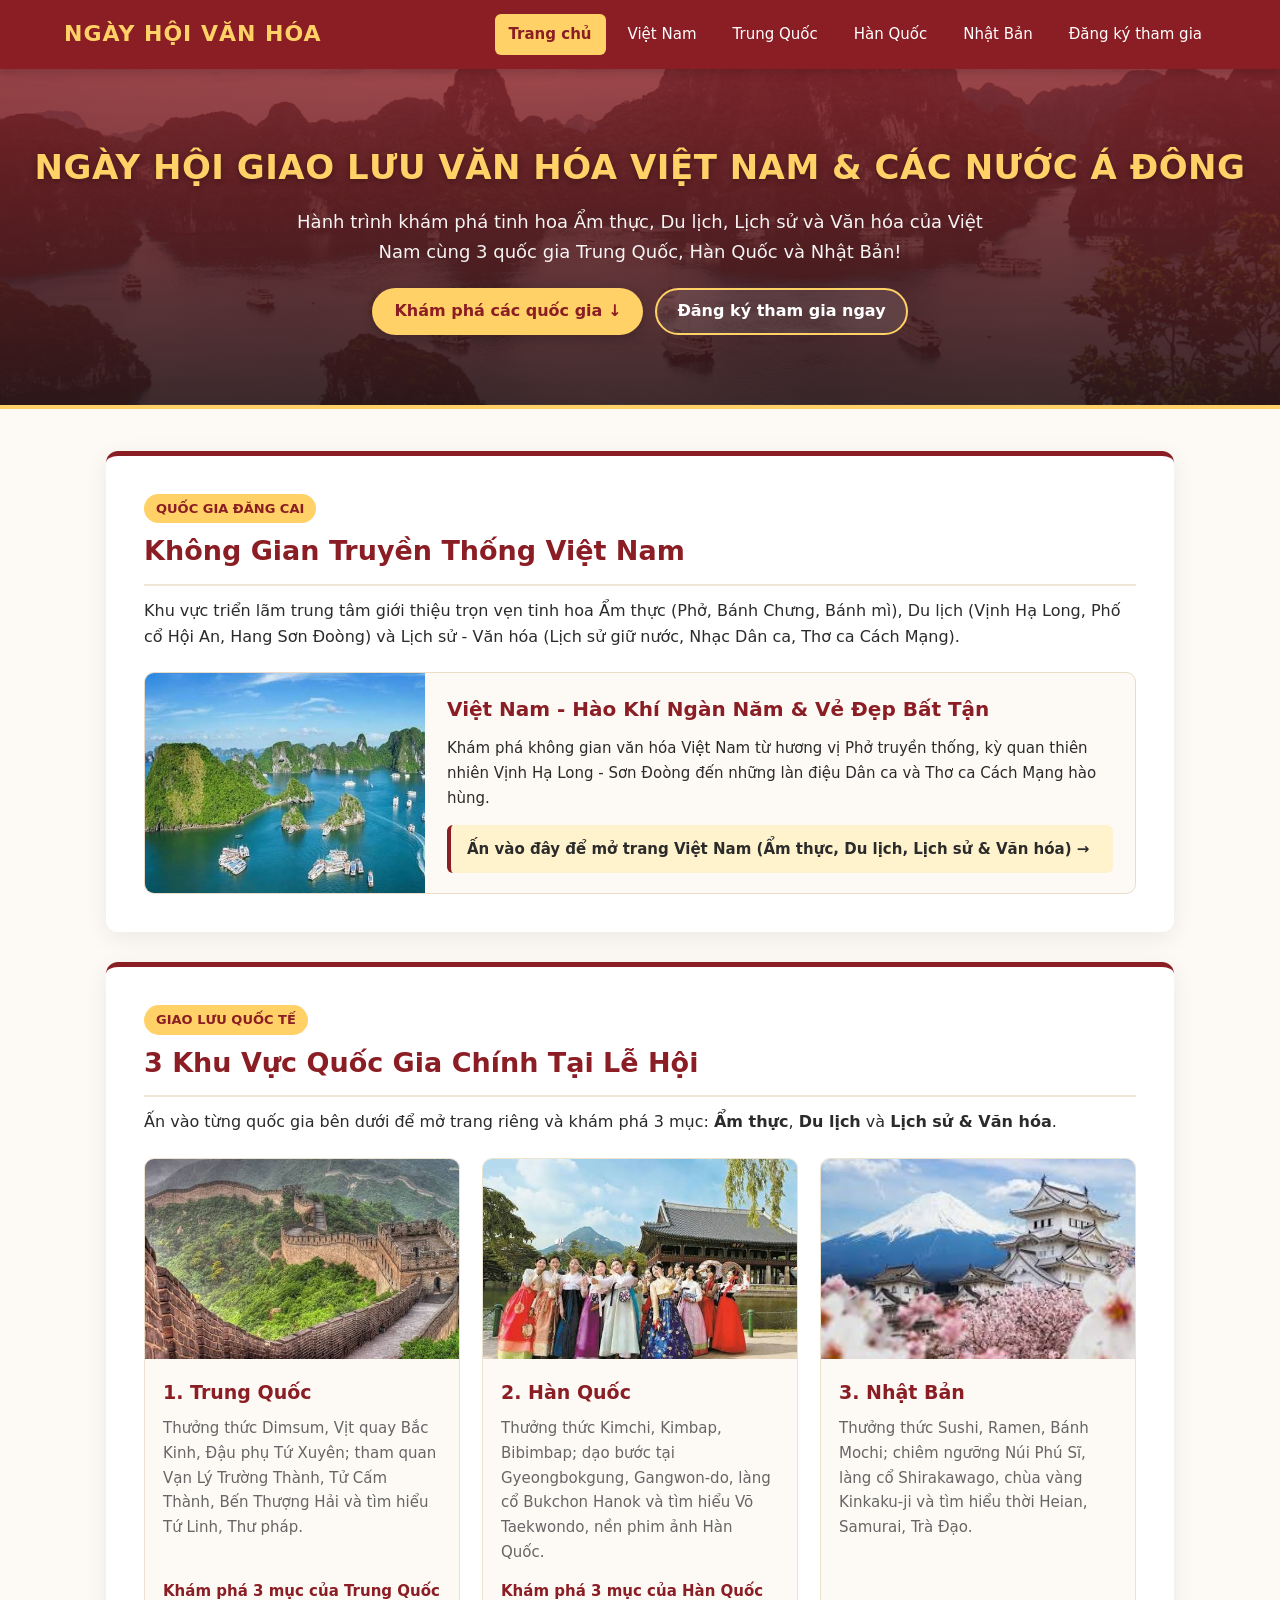
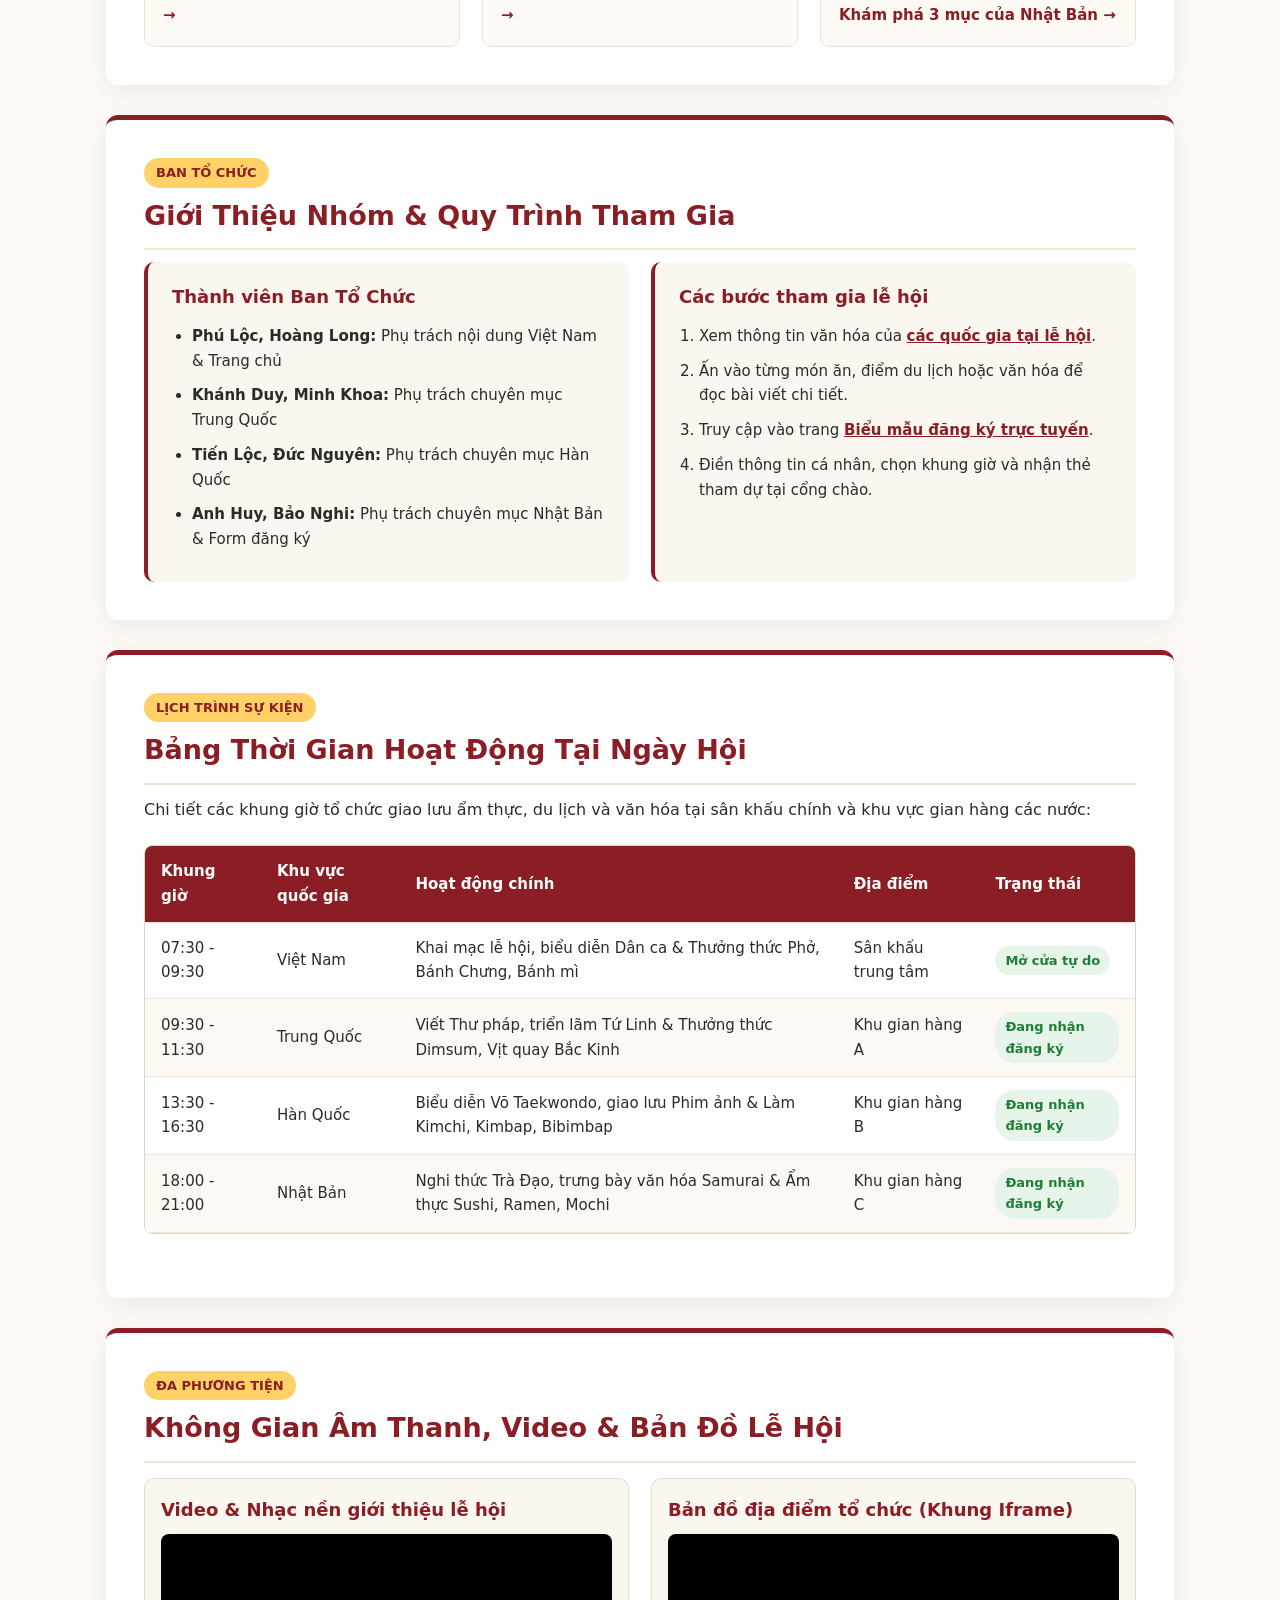
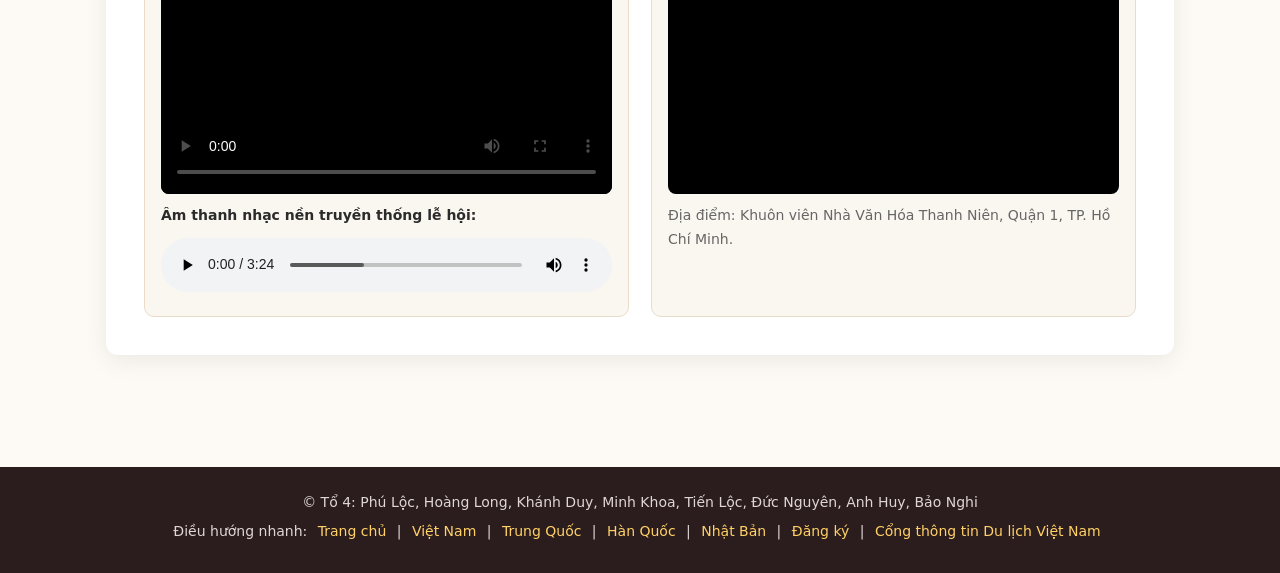
<file: index.html>
<!doctype html>
<html lang="vi">
  <head>
    <meta charset="UTF-8" />
    <meta name="viewport" content="width=device-width, initial-scale=1.0" />
    <title>NgayHoiVanHoa_TrangChu</title>
    <link rel="stylesheet" href="style.css" />
  </head>
  <body>
    <!-- Thanh dieu huong cac site -->
    <header class="main-header">
      <div class="logo">NGÀY HỘI VĂN HÓA</div>
      <nav class="navbar">
        <ul>
          <li><a href="/" class="active">Trang chủ</a></li>
          <li><a href="/viet-nam">Việt Nam</a></li>
          <li><a href="/trung-quoc">Trung Quốc</a></li>
          <li><a href="/han-quoc">Hàn Quốc</a></li>
          <li><a href="/nhat-ban">Nhật Bản</a></li>
          <li><a href="/dang-ky">Đăng ký tham gia</a></li>
        </ul>
      </nav>
    </header>

    <!-- Banner đầu trang -->
    <section class="page-banner">
      <h1>NGÀY HỘI GIAO LƯU VĂN HÓA VIỆT NAM & CÁC NƯỚC Á ĐÔNG</h1>
      <p>
        Hành trình khám phá tinh hoa Ẩm thực, Du lịch, Lịch sử và Văn hóa của
        Việt Nam cùng 3 quốc gia Trung Quốc, Hàn Quốc và Nhật Bản!
      </p>
      <!-- Liên kết nội bộ nhảy tới các phần -->
      <div class="banner-buttons">
        <a href="#ba-quoc-gia" class="btn-scroll">Khám phá các quốc gia ↓</a>
        <a href="/dang-ky" class="btn-outline">Đăng ký tham gia ngay</a>
      </div>
    </section>

    <!-- Nội dung chính -->
    <main class="container-wide">
      <!-- Giới thiệu chủ nhà Việt Nam -->
      <section class="section-card">
        <div class="category-header">
          <span class="category-tag">Quốc gia đăng cai</span>
          <h2 class="section-title">Không Gian Truyền Thống Việt Nam</h2>
        </div>
        <p class="section-desc">
          Khu vực triển lãm trung tâm giới thiệu trọn vẹn tinh hoa Ẩm thực (Phở,
          Bánh Chưng, Bánh mì), Du lịch (Vịnh Hạ Long, Phố cổ Hội An, Hang Sơn
          Đoòng) và Lịch sử - Văn hóa (Lịch sử giữ nước, Nhạc Dân ca, Thơ ca
          Cách Mạng).
        </p>
        <div class="detail-list">
          <a href="/viet-nam" class="detail-item clickable-item">
            <img
              src="vietnam.jpg"
              alt="Việt Nam"
            />
            <div class="detail-content">
              <h3>Việt Nam - Hào Khí Ngàn Năm & Vẻ Đẹp Bất Tận</h3>
              <p>
                Khám phá không gian văn hóa Việt Nam từ hương vị Phở truyền
                thống, kỳ quan thiên nhiên Vịnh Hạ Long - Sơn Đoòng đến những
                làn điệu Dân ca và Thơ ca Cách Mạng hào hùng.
              </p>
              <p class="activity-highlight">
                Ấn vào đây để mở trang Việt Nam (Ẩm thực, Du lịch, Lịch sử & Văn
                hóa) →
              </p>
            </div>
          </a>
        </div>
      </section>

      <!-- 3 Mục chính là các quốc gia -->
      <section class="section-card" id="ba-quoc-gia">
        <div class="category-header">
          <span class="category-tag">Giao lưu quốc tế</span>
          <h2 class="section-title">3 Khu Vực Quốc Gia Chính Tại Lễ Hội</h2>
        </div>
        <p class="section-desc">
          Ấn vào từng quốc gia bên dưới để mở trang riêng và khám phá 3 mục:
          <strong>Ẩm thực</strong>, <strong>Du lịch</strong> và
          <strong>Lịch sử & Văn hóa</strong>.
        </p>

        <div class="card-grid">
          <!-- Quốc gia 1: Trung Quốc -->
          <a href="/trung-quoc" class="info-card">
            <img
              src="trungquoc.jpg"
              alt="Trung Quốc"
            />
            <div class="info-card-body">
              <h3>1. Trung Quốc</h3>
              <p>
                Thưởng thức Dimsum, Vịt quay Bắc Kinh, Đậu phụ Tứ Xuyên; tham
                quan Vạn Lý Trường Thành, Tử Cấm Thành, Bến Thượng Hải và tìm
                hiểu Tứ Linh, Thư pháp.
              </p>
              <span class="card-link">Khám phá 3 mục của Trung Quốc →</span>
            </div>
          </a>

          <!-- Quốc gia 2: Hàn Quốc -->
          <a href="/han-quoc" class="info-card">
            <img
              src="hanquoc.jpg"
              alt="Hàn Quốc"
            />
            <div class="info-card-body">
              <h3>2. Hàn Quốc</h3>
              <p>
                Thưởng thức Kimchi, Kimbap, Bibimbap; dạo bước tại
                Gyeongbokgung, Gangwon-do, làng cổ Bukchon Hanok và tìm hiểu Võ
                Taekwondo, nền phim ảnh Hàn Quốc.
              </p>
              <span class="card-link">Khám phá 3 mục của Hàn Quốc →</span>
            </div>
          </a>

          <!-- Quốc gia 3: Nhật Bản -->
          <a href="/nhat-ban" class="info-card">
            <img
              src="nhatban.jpg"
              alt="Nhật Bản"
            />
            <div class="info-card-body">
              <h3>3. Nhật Bản</h3>
              <p>
                Thưởng thức Sushi, Ramen, Bánh Mochi; chiêm ngưỡng Núi Phú Sĩ,
                làng cổ Shirakawago, chùa vàng Kinkaku-ji và tìm hiểu thời
                Heian, Samurai, Trà Đạo.
              </p>
              <span class="card-link">Khám phá 3 mục của Nhật Bản →</span>
            </div>
          </a>
        </div>
      </section>

      <!-- Giới thiệu Ban Tổ Chức và Danh sách ul, ol -->
      <section class="section-card">
        <div class="category-header">
          <span class="category-tag">Ban Tổ Chức</span>
          <h2 class="section-title">Giới Thiệu Nhóm & Quy Trình Tham Gia</h2>
        </div>

        <div class="list-grid">
          <!-- Danh sách không có thứ tự (ul) -->
          <div class="list-box">
            <h3>Thành viên Ban Tổ Chức</h3>
            <ul class="custom-ul">
              <li>
                <strong>Phú Lộc, Hoàng Long:</strong> Phụ trách nội dung Việt
                Nam & Trang chủ
              </li>
              <li>
                <strong>Khánh Duy, Minh Khoa:</strong> Phụ trách chuyên mục
                Trung Quốc
              </li>
              <li>
                <strong>Tiến Lộc, Đức Nguyên:</strong> Phụ trách chuyên mục Hàn
                Quốc
              </li>
              <li>
                <strong>Anh Huy, Bảo Nghi:</strong> Phụ trách chuyên mục Nhật
                Bản & Form đăng ký
              </li>
            </ul>
          </div>

          <!-- Danh sách có thứ tự (ol) -->
          <div class="list-box">
            <h3>Các bước tham gia lễ hội</h3>
            <ol class="custom-ol">
              <li>
                Xem thông tin văn hóa của
                <a href="#ba-quoc-gia">các quốc gia tại lễ hội</a>.
              </li>
              <li>
                Ấn vào từng món ăn, điểm du lịch hoặc văn hóa để đọc bài viết
                chi tiết.
              </li>
              <li>
                Truy cập vào trang
                <a href="/dang-ky">Biểu mẫu đăng ký trực tuyến</a>.
              </li>
              <li>
                Điền thông tin cá nhân, chọn khung giờ và nhận thẻ tham dự tại
                cổng chào.
              </li>
            </ol>
          </div>
        </div>
      </section>

      <!-- Bảng lịch trình hoạt động -->
      <section class="section-card">
        <div class="category-header">
          <span class="category-tag">Lịch trình sự kiện</span>
          <h2 class="section-title">Bảng Thời Gian Hoạt Động Tại Ngày Hội</h2>
        </div>
        <p class="section-desc">
          Chi tiết các khung giờ tổ chức giao lưu ẩm thực, du lịch và văn hóa
          tại sân khấu chính và khu vực gian hàng các nước:
        </p>

        <div class="table-responsive">
          <table class="custom-table">
            <thead>
              <tr>
                <th>Khung giờ</th>
                <th>Khu vực quốc gia</th>
                <th>Hoạt động chính</th>
                <th>Địa điểm</th>
                <th>Trạng thái</th>
              </tr>
            </thead>
            <tbody>
              <tr>
                <td>07:30 - 09:30</td>
                <td>Việt Nam</td>
                <td>
                  Khai mạc lễ hội, biểu diễn Dân ca & Thưởng thức Phở, Bánh
                  Chưng, Bánh mì
                </td>
                <td>Sân khấu trung tâm</td>
                <td><span class="badge-success">Mở cửa tự do</span></td>
              </tr>
              <tr>
                <td>09:30 - 11:30</td>
                <td>Trung Quốc</td>
                <td>
                  Viết Thư pháp, triển lãm Tứ Linh & Thưởng thức Dimsum, Vịt
                  quay Bắc Kinh
                </td>
                <td>Khu gian hàng A</td>
                <td><span class="badge-success">Đang nhận đăng ký</span></td>
              </tr>
              <tr>
                <td>13:30 - 16:30</td>
                <td>Hàn Quốc</td>
                <td>
                  Biểu diễn Võ Taekwondo, giao lưu Phim ảnh & Làm Kimchi,
                  Kimbap, Bibimbap
                </td>
                <td>Khu gian hàng B</td>
                <td><span class="badge-success">Đang nhận đăng ký</span></td>
              </tr>
              <tr>
                <td>18:00 - 21:00</td>
                <td>Nhật Bản</td>
                <td>
                  Nghi thức Trà Đạo, trưng bày văn hóa Samurai & Ẩm thực Sushi,
                  Ramen, Mochi
                </td>
                <td>Khu gian hàng C</td>
                <td><span class="badge-success">Đang nhận đăng ký</span></td>
              </tr>
            </tbody>
          </table>
        </div>
      </section>

      <!-- Đa phương tiện: Âm thanh, Video và Bản đồ khung iframe -->
      <section class="section-card">
        <div class="category-header">
          <span class="category-tag">Đa phương tiện</span>
          <h2 class="section-title">
            Không Gian Âm Thanh, Video & Bản Đồ Lễ Hội
          </h2>
        </div>

        <div class="media-grid">
          <!-- Khung Video và Âm thanh -->
          <div class="media-box">
            <h3>Video & Nhạc nền giới thiệu lễ hội</h3>
            <video
              controls
              poster="https://images.unsplash.com/photo-1528127269322-539801943592?auto=format&fit=crop&w=800&q=80"
            >
              <source
                src="vid1.mp4"
                type="video/mp4"
              />
              Trình duyệt của bạn không hỗ trợ thẻ video.
            </video>
            <p style="margin-top: 10px; font-weight: 600; font-size: 14px">
              Âm thanh nhạc nền truyền thống lễ hội:
            </p>
            <audio controls>
              <source
                src="nhac.mp3"
                type="audio/mpeg"
              />
              Trình duyệt của bạn không hỗ trợ thẻ audio.
            </audio>
          </div>

          <!-- Khung Iframe Bản đồ -->
          <div class="media-box">
            <h3>Bản đồ địa điểm tổ chức (Khung Iframe)</h3>
            <iframe
              src="https://www.openstreetmap.org/export/embed.html?bbox=106.6900%2C10.7700%2C106.7100%2C10.7850&amp;layer=mapnik"
              title="BanDoLeHoi"
            ></iframe>
            <p
              style="
                margin-top: 10px;
                font-size: 14px;
                color: var(--text-muted);
              "
            >
              Địa điểm: Khuôn viên Nhà Văn Hóa Thanh Niên, Quận 1, TP. Hồ Chí
              Minh.
            </p>
          </div>
        </div>
      </section>
    </main>

    <!-- Chân trang -->
    <footer class="main-footer">
      <p>
        © Tổ 4: Phú Lộc, Hoàng Long, Khánh Duy, Minh Khoa, Tiến Lộc, Đức Nguyên,
        Anh Huy, Bảo Nghi
      </p>
      <p>
        Điều hướng nhanh:
        <a href="/">Trang chủ</a> |
        <a href="/viet-nam">Việt Nam</a> |
        <a href="/trung-quoc">Trung Quốc</a> |
        <a href="/han-quoc">Hàn Quốc</a> |
        <a href="/nhat-ban">Nhật Bản</a> |
        <a href="/dang-ky">Đăng ký</a> |
        <a
          href="https://vietnam.travel/"
          target="_blank"
          rel="noopener noreferrer"
          >Cổng thông tin Du lịch Việt Nam</a
        >
      </p>
    </footer>
  </body>
</html>
</file>
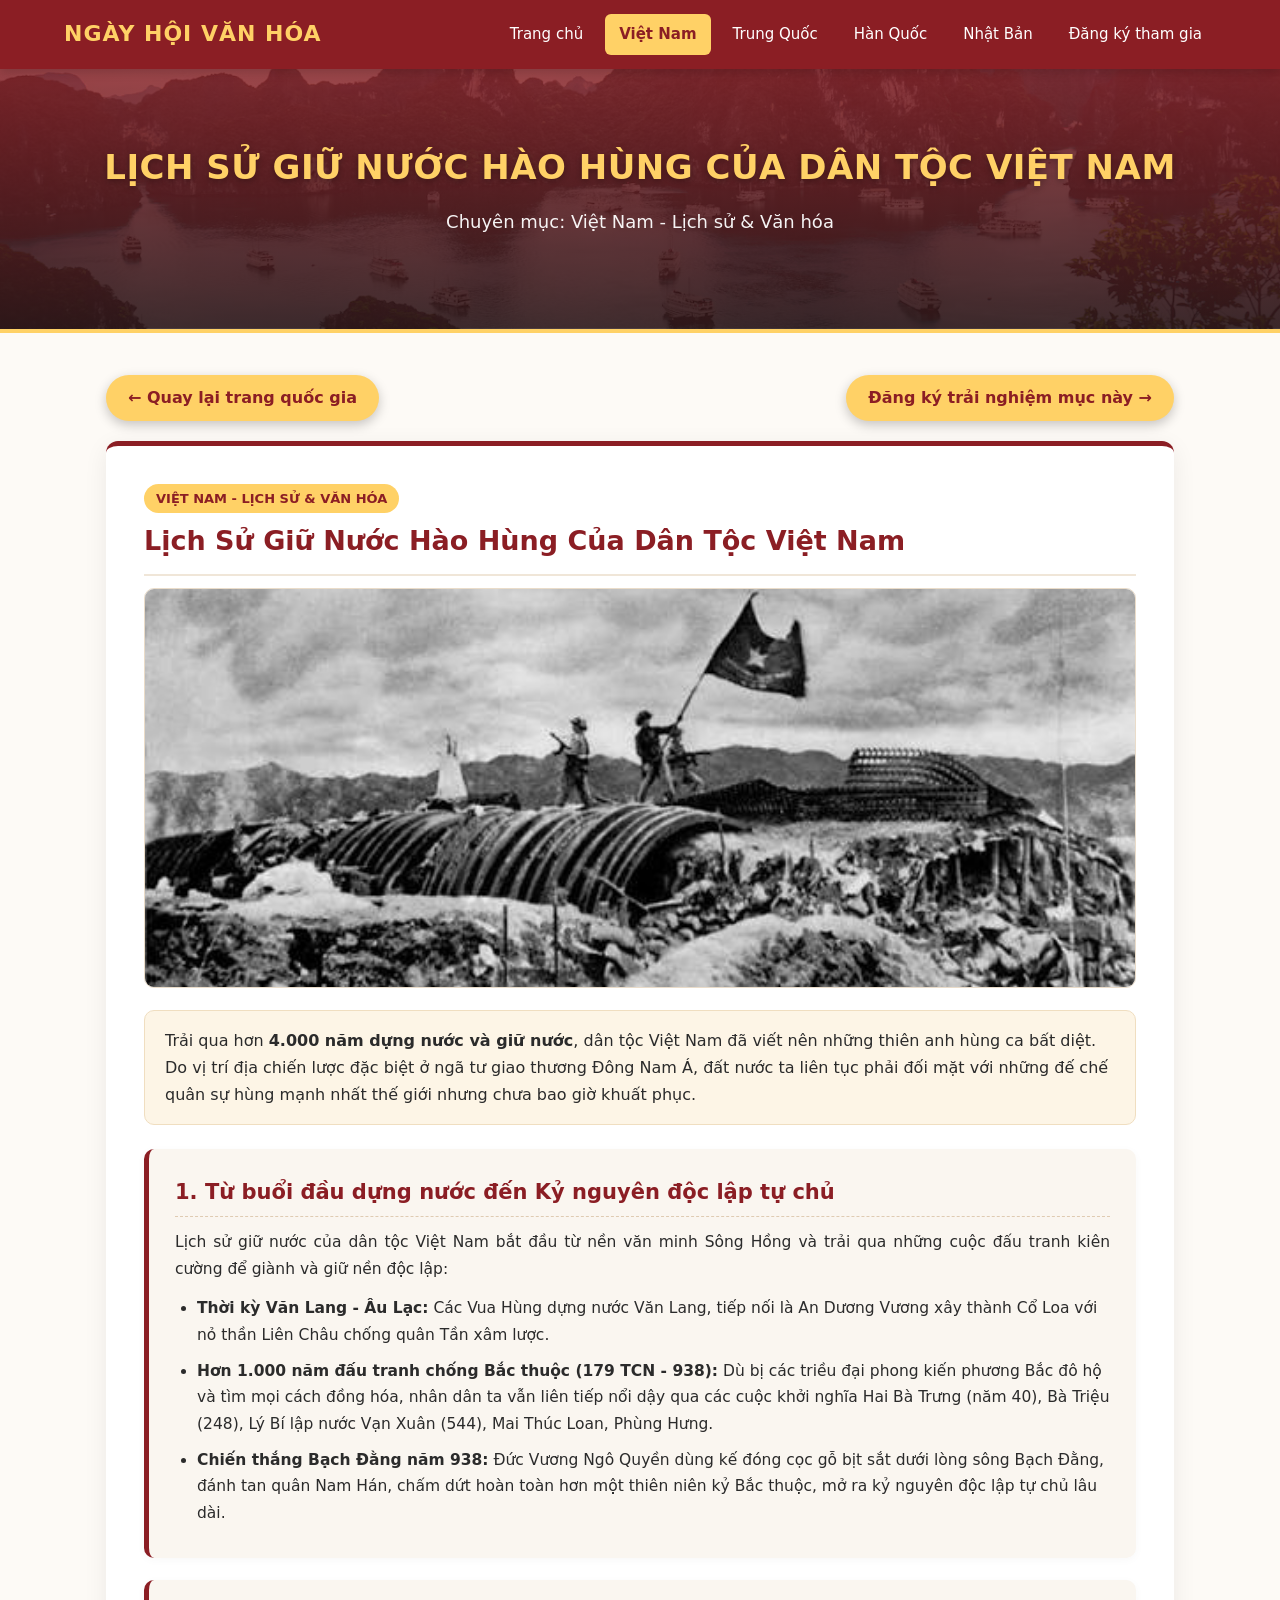
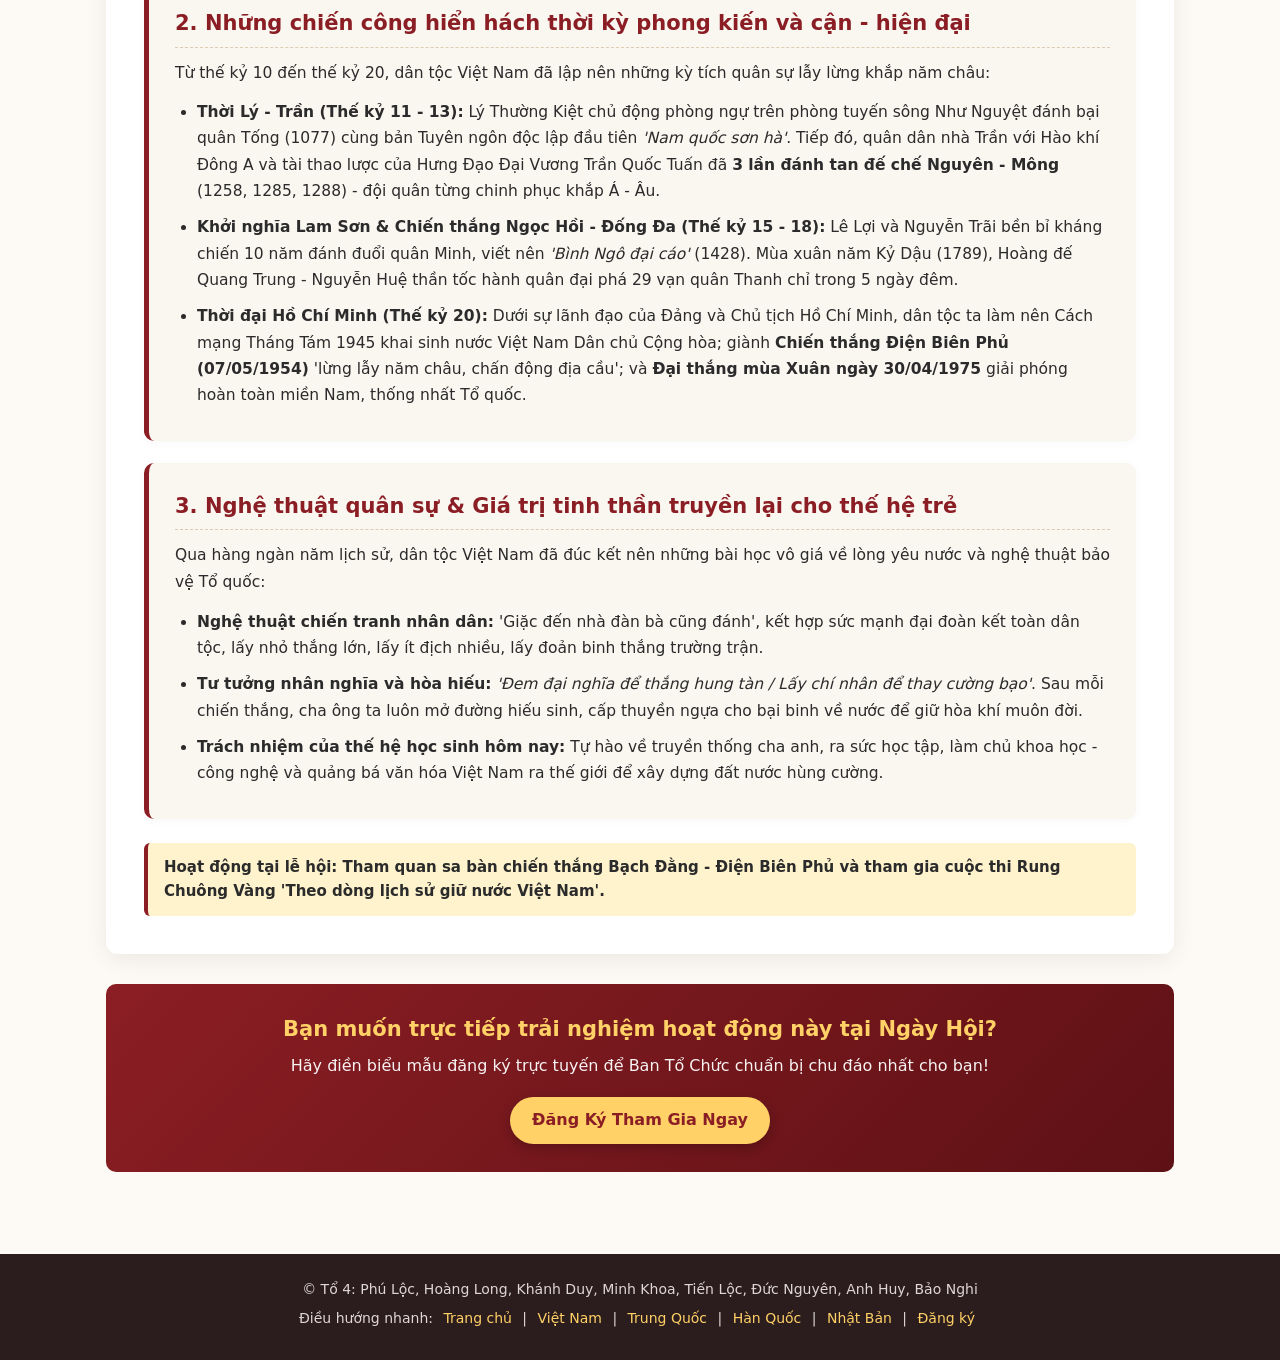
<file: chi-tiet.html>
<!doctype html>
<html lang="vi">
  <head>
    <meta charset="UTF-8" />
    <meta name="viewport" content="width=device-width, initial-scale=1.0" />
    <title>NgayHoiVanHoa_ChiTiet</title>
    <link rel="stylesheet" href="style.css" />
  </head>
  <body>
    <!-- Thanh dieu huong cac site -->
    <header class="main-header">
      <div class="logo">NGÀY HỘI VĂN HÓA</div>
      <nav class="navbar">
        <ul>
          <li><a href="/">Trang chủ</a></li>
          <li><a href="/viet-nam" id="nav_vn">Việt Nam</a></li>
          <li><a href="/trung-quoc" id="nav_tq">Trung Quốc</a></li>
          <li><a href="/han-quoc" id="nav_hq">Hàn Quốc</a></li>
          <li><a href="/nhat-ban" id="nav_nb">Nhật Bản</a></li>
          <li><a href="/dang-ky">Đăng ký tham gia</a></li>
        </ul>
      </nav>
    </header>

    <!-- Banner đầu trang -->
    <section class="page-banner">
      <h1 id="tieu_de_banner">THÔNG TIN CHI TIẾT CHUYÊN MỤC</h1>
      <p id="mo_ta_banner">
        Tìm hiểu sâu về nguồn gốc, đặc trưng và giá trị văn hóa tại lễ hội!
      </p>
    </section>

    <!-- Nội dung bài viết chi tiết -->
    <main class="container-wide">
      <div class="back-bar">
        <a href="/" id="nut_quay_lai" class="btn-scroll">
          ← Quay lại trang quốc gia
        </a>
        <a href="/dang-ky" class="btn-scroll">
          Đăng ký trải nghiệm mục này →
        </a>
      </div>

      <section class="section-card">
        <div class="category-header">
          <span class="category-tag" id="nhan_quoc_gia">Quốc gia</span>
          <h2 class="section-title" id="ten_chinh">Tên mục chi tiết</h2>
        </div>

        <img
          id="hinh_anh_chinh"
          class="article-banner-img"
          src="banner.jpg"
          alt="Hình minh họa"
        />

        <!-- Đoạn dẫn nhập tổng quan -->
        <div class="article-intro" id="mo_ta_tong_quan"></div>

        <!-- 3 phần chuyên sâu hiển thị đầy đủ đoạn văn và danh sách -->
        <div class="article-grid">
          <div class="article-box">
            <h3 id="tieu_de_1">1. Nguồn gốc & Lịch sử</h3>
            <div id="noi_dung_1"></div>
          </div>

          <div class="article-box">
            <h3 id="tieu_de_2">2. Đặc điểm nổi bật</h3>
            <div id="noi_dung_2"></div>
          </div>

          <div class="article-box">
            <h3 id="tieu_de_3">3. Cách làm / Giá trị trải nghiệm</h3>
            <div id="noi_dung_3"></div>
          </div>
        </div>

        <p class="activity-highlight" id="hoat_dong_le_hoi"></p>
      </section>

      <!-- Khung kêu gọi đăng ký -->
      <div class="cta-banner">
        <h3>Bạn muốn trực tiếp trải nghiệm hoạt động này tại Ngày Hội?</h3>
        <p>
          Hãy điền biểu mẫu đăng ký trực tuyến để Ban Tổ Chức chuẩn bị chu đáo
          nhất cho bạn!
        </p>
        <a href="/dang-ky" class="btn-scroll">Đăng Ký Tham Gia Ngay</a>
      </div>
    </main>

    <!-- Chân trang -->
    <footer class="main-footer">
      <p>
        © Tổ 4: Phú Lộc, Hoàng Long, Khánh Duy, Minh Khoa, Tiến Lộc, Đức Nguyên,
        Anh Huy, Bảo Nghi
      </p>
      <p>
        Điều hướng nhanh:
        <a href="/">Trang chủ</a> |
        <a href="/viet-nam">Việt Nam</a> |
        <a href="/trung-quoc">Trung Quốc</a> |
        <a href="/han-quoc">Hàn Quốc</a> |
        <a href="/nhat-ban">Nhật Bản</a> |
        <a href="/dang-ky">Đăng ký</a>
      </p>
    </footer>

    <!-- Dữ liệu chi tiết chuyên sâu của 36 mục (4 quốc gia) -->
    <script>
      var du_lieu_chi_tiet = {
        // Việt Nam
        pho: {
          quoc_gia: "Việt Nam - Ẩm thực",
          trang_quay_lai: "/viet-nam",
          id_nav: "nav_vn",
          ten: "Phở Truyền Thống Việt Nam",
          hinh: "pho.jpg",
          tong_quan:
            "<strong>Phở</strong> không chỉ là một món ăn sáng quen thuộc mà còn là biểu tượng văn hóa ẩm thực tiêu biểu nhất của dân tộc Việt Nam. Năm 2024, nghề nấu Phở Hà Nội và Phở Nam Định đã chính thức được ghi danh vào Danh mục Di sản Văn hóa Phi vật thể Quốc gia.",
          muc_1: "1. Nguồn gốc & Lịch sử hình thành",
          nd_1:
            "<p>Phở ra đời vào khoảng đầu thế kỷ 20 tại vùng châu thổ sông Hồng, gắn liền với hai cái nôi lớn là làng Vân Cù (Nam Định) và phố cổ Hà Nội. Tiền thân của phở được cho là phát triển từ món 'xáo trâu' (thịt trâu nấu nước dùng ăn với bún) của người Việt xưa, sau đó chuyển sang dùng thịt bò và bánh phở thái sợi.</p>" +
            "<ul class='article-list'>" +
            "<li><strong>Giai đoạn những năm 1900 - 1930:</strong> Hình ảnh những gánh phở rong với tiếng rao đêm trầm bổng trở thành nét văn hóa đặc trưng của 36 phố phường Hà Nội, được các nhà văn Thạch Lam, Nguyễn Tuân, Vũ Bằng ca ngợi như một kiệt tác ẩm thực.</li>" +
            "<li><strong>Giai đoạn sau năm 1954 đến nay:</strong> Phở theo bước chân người Việt lan tỏa vào miền Trung, miền Nam, tạo nên hai phong cách thưởng thức đặc sắc là Phở Bắc (thanh tao, đậm vị nước xương nguyên bản) và Phở Nam (đậm đà, ăn kèm nhiều loại rau thơm, giá trụng và tương đen, tương đỏ).</li>" +
            "</ul>",
          muc_2: "2. Hương vị đặc trưng & Nghệ thuật ngũ hành",
          nd_2:
            "<p>Một bát phở ngon là sự tổng hòa tinh tế của ngũ vị và ngũ sắc, trong đó <strong>nước dùng (nước lèo)</strong> giữ vai trò quyết định linh hồn của món ăn:</p>" +
            "<ul class='article-list'>" +
            "<li><strong>Nước dùng trong và ngọt thanh:</strong> Được ninh hoàn toàn từ xương ống, xương cục và đuôi bò trong suốt 10 - 14 tiếng, tuyệt đối không bị đục hay ngấy mỡ.</li>" +
            "<li><strong>Hương thảo mộc truyền thống:</strong> Mùi thơm dịu nhẹ nhưng sâu lắng từ 5 loại gia vị khô rang thơm gồm: Quế thanh, Đại hồi, Thảo quả, Đinh hương, Hạt mùi kết hợp cùng gừng già và hành khô nướng cháy vỏ trên bếp than.</li>" +
            "<li><strong>Bánh phở và thịt bò:</strong> Sợi bánh phở làm từ gạo tẻ ngon, tráng mỏng, mềm dẻo mà không nát. Thịt bò đa dạng từ tái lăn, tái chín, nạm, gầu giòn đến bắp hoa thái lát mỏng tang.</li>" +
            "</ul>",
          muc_3: "3. Quy trình nấu Phở chuẩn vị truyền thống",
          nd_3:
            "<p>Để nấu được nồi phở gia truyền chuẩn vị, người đầu bếp phải thực hiện nghiêm ngặt qua 4 công đoạn chính:</p>" +
            "<ul class='article-list'>" +
            "<li><strong>Bước 1 (Sơ chế khử mùi xương):</strong> Xương ống bò ngâm nước muối gừng từ 2 - 3 giờ cho sạch huyết, chần qua nước sôi cùng rượu trắng rồi rửa sạch lại bằng nước lạnh.</li>" +
            "<li><strong>Bước 2 (Ninh nước dùng):</strong> Cho xương vào nồi nước lạnh đun sôi, hạ lửa liu riu và liên tục hớt bọt trong suốt 10 tiếng để nước trong vắt.</li>" +
            "<li><strong>Bước 3 (Ủ hương gia vị):</strong> Nướng thơm hành tím, gừng tươi; rang khô quế, hồi, thảo quả, hạt mùi cho vào túi vải thả vào nồi nước dùng trong 2 tiếng cuối, nêm nước mắm cốt và đường phèn.</li>" +
            "<li><strong>Bước 4 (Trình bày và thưởng thức):</strong> Chần nhanh bánh phở qua nước sôi cho vào bát, xếp thịt bò thái mỏng, hành hoa, rau mùi, hành tây thái lát lên trên rồi chan nước dùng đang sôi sùng sục để làm chín tái lớp thịt bò tươi.</li>" +
            "</ul>",
          le_hoi:
            "Hoạt động tại lễ hội: Thưởng thức Phở bò gia truyền nóng hổi, tìm hiểu túi gia vị ngũ hương và xem nghệ nhân trình diễn kỹ thuật đập dập thịt bò tái, chan nước dùng tại gian hàng Việt Nam.",
        },

        banh_chung: {
          quoc_gia: "Việt Nam - Ẩm thực",
          trang_quay_lai: "/viet-nam",
          id_nav: "nav_vn",
          ten: "Bánh Chưng",
          hinh: "banhchung.jpg",
          tong_quan:
            "<strong>Bánh Chưng</strong> là món bánh cổ truyền lâu đời nhất của người Việt, gắn liền với tín ngưỡng thờ cúng Hùng Vương và dịp Tết Nguyên Đán cổ truyền, kết tinh triết lý 'Trời tròn - Đất vuông' và đạo lý 'Uống nước nhớ nguồn'.",
          muc_1: "1. Nguồn gốc lịch sử & Sự tích Lang Liêu",
          nd_1:
            "<p>Theo sách <em>Lĩnh Nam chích quái</em>, Bánh Chưng xuất hiện từ thời Vua Hùng Vương thứ 6. Khi nhà vua muốn chọn người nối ngôi, ngài đã yêu cầu các hoàng tử dâng lễ vật ý nghĩa nhất vào dịp đầu xuân.</p>" +
            "<ul class='article-list'>" +
            "<li><strong>Sự sáng tạo từ hạt ngọc của trời:</strong> Trong khi các hoàng tử khác tìm kiếm sơn hào hải vị, hoàng tử thứ 18 là Lang Liêu (vốn chăm chỉ việc đồng áng) đã dùng hạt gạo nếp thơm, đậu xanh và thịt lợn làm ra hai thứ bánh: Bánh Chưng hình vuông tượng trưng cho Đất và Bánh Giầy hình tròn tượng trưng cho Trời.</li>" +
            "<li><strong>Ý nghĩa văn hóa tâm linh:</strong> Vua Hùng vô cùng hài lòng vì chiếc bánh bao bọc muôn loài cây cỏ, cầm thú của đất nước nông nghiệp lúa nước, từ đó truyền ngôi cho Lang Liêu và đưa Bánh Chưng trở thành lễ vật thiêng liêng dâng lên bàn thờ tổ tiên mỗi dịp Tết đến xuân về.</li>" +
            "</ul>",
          muc_2: "2. Hương vị đặc trưng & Sự hòa quyện nguyên liệu",
          nd_2:
            "<p>Bánh Chưng ngon đạt chuẩn phải vuông vức sắc cạnh, khi bóc lớp lá dong ra có màu xanh ngọc tự nhiên và hương thơm quyến rũ:</p>" +
            "<ul class='article-list'>" +
            "<li><strong>Lớp vỏ nếp dẻo rền:</strong> Làm từ gạo nếp cái hoa vàng hoặc nếp nương hạt tròn mẩy, sau khi luộc 12 tiếng hạt nếp chín rền, kết dính dẻo thơm và thấm màu xanh từ lá dong rừng.</li>" +
            "<li><strong>Nhân đậu xanh và thịt ba chỉ:</strong> Đậu xanh tách vỏ đồ chín bùi béo, ôm trọn miếng thịt ba chỉ (nạc mỡ đan xen) được ướp đậm đà với muối, nước mắm ngon, hành tím và hạt tiêu đen xay thơm nồng.</li>" +
            "<li><strong>Sự cân bằng vị giác:</strong> Vị béo ngậy của mỡ thịt tan chảy thấm vào lớp đậu xanh bùi ngọt và gạo nếp dẻo, ăn kèm dưa hành muối chua giòn giúp chống ngấy hoàn hảo.</li>" +
            "</ul>",
          muc_3: "3. Quy trình gói và luộc Bánh Chưng truyền thống",
          nd_3:
            "<p>Nghệ thuật làm Bánh Chưng đòi hỏi sự tỉ mỉ, khéo léo qua các bước chuẩn bị và canh lửa công phu:</p>" +
            "<ul class='article-list'>" +
            "<li><strong>Bước 1 (Chuẩn bị nguyên liệu):</strong> Lá dong rừng chọn lá bánh tẻ to bản, rửa sạch lau khô và tước bớt sống lưng lá; gạo nếp và đậu xanh đãi sạch ngâm nước từ 6 - 8 tiếng, trộn chút muối tinh; thịt ba chỉ thái miếng to bản ướp tiêu và hành tím.</li>" +
            "<li><strong>Bước 2 (Kỹ thuật gói bánh):</strong> Xếp 4 sợi lạt giang mềm dưới đáy, đặt 4 lá dong vuông góc theo khuôn (hoặc gói tay), lần lượt đổ 1 bát gạo nếp -> 1 lớp đậu xanh -> 2 miếng thịt ba chỉ -> 1 lớp đậu xanh -> phủ tiếp 1 bát gạo nếp lên trên rồi gấp lá vuông vức, buộc lạt chữ thập vừa tay.</li>" +
            "<li><strong>Bước 3 (Luộc và ép bánh):</strong> Xếp bánh vào nồi lớn, đổ ngập nước và đun củi liên tục từ 10 đến 12 tiếng. Khi vớt ra, rửa sạch nhựa bên ngoài rồi dùng vật nặng ép phẳng trong 3 - 4 giờ để bánh thoát nước thừa, săn chắc và bảo quản được lâu.</li>" +
            "</ul>",
          le_hoi:
            "Hoạt động tại lễ hội: Tham gia cuộc thi gói Bánh Chưng không dùng khuôn giữa các đội học sinh và thưởng thức Bánh Chưng ăn kèm củ kiệu, dưa hành.",
        },

        banh_mi: {
          quoc_gia: "Việt Nam - Ẩm thực",
          trang_quay_lai: "/viet-nam",
          id_nav: "nav_vn",
          ten: "Bánh Mì Việt Nam",
          hinh: "banhmi.jpg",
          tong_quan:
            "<strong>Bánh mì Việt Nam</strong> (được đưa nguyên danh từ riêng <em>'Banh mi'</em> vào Từ điển Oxford năm 2011) là minh chứng sống động cho khả năng tiếp biến văn hóa tài tình của người Việt, liên tục nằm trong Top những món bánh kẹp ngon nhất thế giới do CNN và TasteAtlas bình chọn.",
          muc_1: "1. Nguồn gốc & Hành trình Việt hóa ổ bánh Baguette",
          nd_1:
            "<p>Bánh mì có nguồn gốc từ ổ bánh Baguette của người Pháp du nhập vào Việt Nam từ giữa thế kỷ 19. Tuy nhiên, bánh Baguette nguyên bản rất dài, vỏ dày cứng, ruột đặc và thường chỉ ăn kèm bơ, súp trên bàn tiệc.</p>" +
            "<ul class='article-list'>" +
            "<li><strong>Sự cải tiến vỏ bánh:</strong> Các thợ làm bánh người Việt tại Sài Gòn và Hà Nội đã điều chỉnh công thức bột mì kết hợp bột gạo và kỹ thuật ủ men, tạo ra ổ bánh mì ngắn hơn (khoảng 20cm), bụng phình to, lớp vỏ cực mỏng giòn tan và phần ruột trắng xốp mềm.</li>" +
            "<li><strong>Bước ngoặt bánh mì kẹp thịt (năm 1958):</strong> Hiệu bánh Hòa Mã tại Sài Gòn tiên phong rạch dọc ổ bánh mì nóng giòn, kẹp sẵn thịt nguội, chả lụa, pate, bơ và đồ chua vào bên trong để người lao động, học sinh có thể vừa đi vừa thưởng thức tiện lợi.</li>" +
            "</ul>",
          muc_2: "2. Hương vị đặc trưng & Sự đa dạng vùng miền",
          nd_2:
            "<p>Sức hấp dẫn của Bánh mì Việt Nam nằm ở sự đối lập nhưng hài hòa tuyệt đối giữa nhiệt độ, kết cấu và hương vị:</p>" +
            "<ul class='article-list'>" +
            "<li><strong>Kết cấu nhiều tầng:</strong> Vỏ ngoài nóng giòn rụm, bên trong là lớp bơ trứng béo mịn, pate gan heo thơm ngậy, kết hợp độ dai giòn của chả lụa, thịt nguội, xíu mại hoặc heo quay.</li>" +
            "<li><strong>Cân bằng thanh mát:</strong> Các loại rau dưa tươi sống như dưa leo thái lát, đồ chua (cà rốt, củ cải trắng ngâm chua ngọt), rau ngò rí và vài lát ớt hiểm giúp cân bằng vị béo của thịt và pate.</li>" +
            "<li><strong>Biến tấu khắp 3 miền:</strong> Bánh mì que cay Hải Phòng, Bánh mì dân tổ Hà Nội, Bánh mì Phượng Hội An, Bánh mì xíu mại Đà Lạt và Bánh mì thịt nướng Sài Gòn.</li>" +
            "</ul>",
          muc_3: "3. Quy trình làm ổ Bánh mì kẹp chuẩn vị",
          nd_3:
            "<p>Để tạo ra một ổ bánh mì thập cẩm thơm ngon đúng điệu, quy trình chế biến gồm các bước:</p>" +
            "<ul class='article-list'>" +
            "<li><strong>Bước 1 (Làm pate và sốt bơ):</strong> Gan heo ngâm sữa tươi khử mùi, xay nhuyễn cùng thịt mỡ, hành tỏi, bánh mì ngâm sữa rồi hấp cách thủy 4 tiếng; đánh bông lòng đỏ trứng gà tươi với dầu ăn để tạo lớp bơ vàng óng.</li>" +
            "<li><strong>Bước 2 (Làm đồ chua và nước sốt):</strong> Cà rốt và củ cải thái sợi ngâm giấm đường cho giòn chua ngọt; nước sốt pha từ nước hầm thịt xá xíu, xì dầu và dầu hào đun sánh.</li>" +
            "<li><strong>Bước 3 (Nướng và kẹp nhân):</strong> Nướng lại ổ bánh mì trong lò cho vỏ giòn nóng, dùng dao rạch một đường dọc, phết đều bơ và pate vào hai mặt ruột bánh, xếp thịt nguội, xá xíu, chả lụa, dưa leo, đồ chua, ngò rí rồi rưới nước sốt đậm đà.</li>" +
            "</ul>",
          le_hoi:
            "Hoạt động tại lễ hội: Trải nghiệm quầy 'Tự tay làm Bánh mì Việt Nam' với hơn 10 loại nhân và nước sốt đặc trưng của Hội An, Hà Nội và Sài Gòn.",
        },

        vinh_ha_long: {
          quoc_gia: "Việt Nam - Du lịch",
          trang_quay_lai: "/viet-nam",
          id_nav: "nav_vn",
          ten: "Vịnh Hạ Long - Di Sản Thiên Nhiên Thế Giới ",
          hinh: "banner.jpg",
          tong_quan:
            "<strong>Vịnh Hạ Long</strong> (thuộc tỉnh Quảng Ninh) là kỳ quan thiên nhiên kiệt xuất của Việt Nam, ba lần được UNESCO vinh danh là Di sản Thiên nhiên Thế giới (năm 1994, 2000 và mở rộng quần thể Vịnh Hạ Long - Quần đảo Cát Bà năm 2023) và nằm trong Bảy Kỳ quan Thiên nhiên Mới của Thế giới.",
          muc_1: "1. Nguồn gốc truyền thuyết & Lịch sử địa chất",
          nd_1:
            "<p>Vịnh Hạ Long mang trong mình cả giá trị huyền sử giữ nước lẫn lịch sử kiến tạo địa chất hàng trăm triệu năm:</p>" +
            "<ul class='article-list'>" +
            "<li><strong>Truyền thuyết Rồng đáp xuống (Hạ Long):</strong> Tương truyền thuở mới dựng nước, khi giặc ngoại xâm kéo vào bờ biển Đông Bắc, Ngọc Hoàng đã sai đàn Rồng Mẹ và Rồng Con đáp xuống hạ giới phun châu nhả ngọc, tạo thành bức tường thành đảo đá vững chắc chặn đứng thuyền giặc. Nơi Rồng mẹ đáp xuống là Hạ Long, Rồng con là Bái Tử Long.</li>" +
            "<li><strong>Giá trị địa chất - địa mạo (500 triệu năm):</strong> Là mẫu hình tiêu biểu nhất thế giới về địa hình Karst đá vôi bị biển nhấn chìm trong điều kiện nhiệt đới ẩm, đồng thời lưu giữ dấu tích của người Việt cổ thuộc Văn hóa Soi Nhụ và Văn hóa Hạ Long (cách đây 18.000 - 3.500 năm).</li>" +
            "</ul>",
          muc_2: "2. Cảnh sắc thiên nhiên & Hệ thống hang động kỳ vĩ",
          nd_2:
            "<p>Trên diện tích 1.553 km², Vịnh Hạ Long quy tụ 1.969 hòn đảo lớn nhỏ (trong đó có 980 đảo đã được đặt tên) nhô lên giữa làn nước biển xanh ngọc bích:</p>" +
            "<ul class='article-list'>" +
            "<li><strong>Những hòn đảo biểu tượng:</strong> Hòn Trống Mái (biểu tượng du lịch Việt Nam), Hòn Đỉnh Hương (in trên tờ tiền 200.000 VNĐ), Hòn Gà Chọi, Đảo Ti Tốp với bãi tắm vầng trăng.</li>" +
            "<li><strong>Thế giới hang động thạch nhũ:</strong> Hang Sửng Sốt rộng hơn 10.000 m² như một nhà hát lớn trong lòng đá; Động Thiên Cung lộng lẫy với muôn vàn nhũ đá lấp lánh; Hang Đầu Gỗ cổ kính và Hang Luồn nối thông ra hồ nước kín giữa bốn bề núi đá.</li>" +
            "<li><strong>Đa dạng sinh học:</strong> Hệ sinh thái rừng nhiệt đới trên đảo đá, rừng ngập mặn và rạn san hô là nơi cư trú của hàng ngàn loài sinh vật biển quý hiếm.</li>" +
            "</ul>",
          muc_3: "3. Hoạt động trải nghiệm du lịch đặc sắc",
          nd_3:
            "<p>Đến với Vịnh Hạ Long, du khách trong nước và quốc tế được tham gia nhiều hoạt động khám phá ấn tượng:</p>" +
            "<ul class='article-list'>" +
            "<li><strong>Du thuyền trên vịnh:</strong> Ngắm bình minh và hoàng hôn buông xuống giữa hàng ngàn đảo đá vôi, câu mực đêm trên biển.</li>" +
            "<li><strong>Chèo thuyền Kayak & Thăm làng chài cổ:</strong> Tự tay chèo kayak luồn qua các vòm hang nước và tìm hiểu đời sống văn hóa ngư dân tại các làng chài cổ Cửa Vạn, Vung Viêng.</li>" +
            "<li><strong>Thưởng thức hải sản Quảng Ninh:</strong> Nếm thử Chả mực giã tay Hạ Long, sá sùng, bề bề, ngán biển và sữa chua trân châu Hạ Long.</li>" +
            "</ul>",
          le_hoi:
            "Hoạt động tại lễ hội: Đeo kính thực tế ảo VR 360 độ ngắm toàn cảnh Vịnh Hạ Long từ thủy phi cơ và ghép mô hình Hòn Trống Mái.",
        },

        pho_co_hoi_an: {
          quoc_gia: "Việt Nam - Du lịch",
          trang_quay_lai: "/viet-nam",
          id_nav: "nav_vn",
          ten: "Phố Cổ Hội An - Di Sản Văn Hóa Thế Giới ",
          hinh: "hoian.jpg",
          tong_quan:
            "<strong>Phố cổ Hội An</strong> (tỉnh Quảng Nam) nằm bên bờ hạ lưu sông Thu Bồn, được UNESCO công nhận là Di sản Văn hóa Thế giới năm 1999. Đây là một bảo tàng sống về kiến trúc đô thị và lối sống thương cảng cổ Đông Nam Á được bảo tồn nguyên vẹn hiếm có.",
          muc_1: "1. Nguồn gốc lịch sử thương cảng Faifo",
          nd_1:
            "<p>Lịch sử Hội An là bức tranh giao thoa văn hóa rực rỡ kéo dài suốt nhiều thế kỷ:</p>" +
            "<ul class='article-list'>" +
            "<li><strong>Thời kỳ tiền sử và Champa:</strong> Vùng đất Hội An - Cù Lao Chàm là cái nôi của Văn hóa Sa Huỳnh (2.000 năm trước) và sau đó là cảng thị Lâm Ấp Phố hưng thịnh của vương quốc Champa.</li>" +
            "<li><strong>Hoàng kim thế kỷ 16 - 18:</strong> Dưới thời các chúa Nguyễn mở mang Đàng Trong, Hội An (được phương Tây gọi là <em>Faifo</em>) trở thành thương cảng quốc tế sầm uất nhất khu vực, nơi thuyền buôn từ Nhật Bản, Trung Quốc, Bồ Đào Nha, Hà Lan, Anh, Pháp tấp nập cập bến trao đổi tơ lụa, gốm sứ, trầm hương và gia vị.</li>" +
            "</ul>",
          muc_2: "2. Đặc trưng kiến trúc & Di tích tiêu biểu",
          nd_2:
            "<p>Quần thể Phố cổ Hội An lưu giữ hơn 1.360 di tích kiến trúc cổ kính nằm san sát nhau theo bàn cờ:</p>" +
            "<ul class='article-list'>" +
            "<li><strong>Kiến trúc nhà cổ hình ống:</strong> Những ngôi nhà 1 - 2 tầng bằng gỗ quý chạm khắc tinh xảo, tường sơn vàng nghệ ấm áp, mái lợp ngói âm dương phủ rêu xanh và giàn hoa giấy rực rỡ trước hiên (tiêu biểu như Nhà cổ Tấn Ký, Phùng Hưng, Quân Thắng).</li>" +
            "<li><strong>Chùa Cầu (Lai Viễn Kiều):</strong> Biểu tượng hơn 400 năm tuổi do các thương nhân Nhật Bản góp tiền xây dựng từ đầu thế kỷ 17, vừa là cây cầu gỗ có mái che bắc qua lạch nước, vừa là nơi thờ Bắc Đế Trấn Vũ trị thủy.</li>" +
            "<li><strong>Hệ thống Hội quán và Nhà thờ tộc:</strong> Hội quán Phúc Kiến, Triều Châu, Quảng Đông với kiến trúc cổng tam quan đồ sộ, hài hòa cùng đình chùa truyền thống Việt Nam.</li>" +
            "</ul>",
          muc_3: "3. Trải nghiệm văn hóa & Đêm phố cổ đèn lồng",
          nd_3:
            "<p>Hội An cuốn hút du khách bởi nhịp sống thanh bình, nhân hậu và những nét sinh hoạt truyền thống đặc sắc:</p>" +
            "<ul class='article-list'>" +
            "<li><strong>Đêm rằm phố cổ & Thả hoa đăng:</strong> Vào đêm 14 âm lịch hàng tháng, toàn bộ phố cổ tắt đèn điện, nhường chỗ cho ánh sáng lung linh của hàng vạn chiếc đèn lồng lụa và hoa đăng trôi trên dòng sông Hoài.</li>" +
            "<li><strong>Di sản nghệ thuật Bài Chòi:</strong> Thưởng thức trò chơi dân gian hát Bài Chòi rộn ràng ngay bên bờ sông Hoài mỗi tối.</li>" +
            "<li><strong>Ẩm thực Hội An:</strong> Thưởng thức Cao lầu sợi vàng dai giòn, Mì Quảng, Cơm gà phố hội, Bánh bao bánh vạc (Bông hồng trắng) và nước Mót thảo mộc.</li>" +
            "</ul>",
          le_hoi:
            "Hoạt động tại lễ hội: Tự tay dán lụa làm đèn lồng Hội An, thả hoa đăng ước nguyện và chơi trò chơi dân gian Bài Chòi.",
        },

        hang_son_doong: {
          quoc_gia: "Việt Nam - Du lịch",
          trang_quay_lai: "/viet-nam",
          id_nav: "nav_vn",
          ten: "Hang Sơn Đoòng - Kỳ Quan Hang Động Lớn Nhất Thế Giới",
          hinh: "sondoong2.jpg",
          tong_quan:
            "<strong>Hang Sơn Đoòng</strong> (nằm trong vùng lõi Vườn quốc gia Phong Nha - Kẻ Bàng, tỉnh Quảng Bình) được kỷ lục Guinness và Hiệp hội Nghiên cứu Hang động Hoàng gia Anh công nhận là <strong>hang động tự nhiên lớn nhất thế giới</strong> từng được phát hiện.",
          muc_1: "1. Nguồn gốc địa chất & Hành trình phát hiện",
          nd_1:
            "<p>Hang Sơn Đoòng được hình thành cách đây khoảng 2 đến 5 triệu năm, khi dòng nước sông Rào Thương chảy ngầm làm xói mòn dãy núi đá vôi khổng lồ dọc theo một đường đứt gãy địa chất:</p>" +
            "<ul class='article-list'>" +
            "<li><strong>Năm 1990:</strong> Ông Hồ Khanh (một người dân địa phương ở Phong Nha) tình cờ phát hiện ra cửa hang khi đi rừng tìm trầm tránh mưa và cảm nhận luồng gió lạnh cùng tiếng suối gầm rú từ lòng núi.</li>" +
            "<li><strong>Năm 2009:</strong> Ông Hồ Khanh dẫn đường cho đoàn thám hiểm Hang động Hoàng gia Anh (BCRA) do ông Howard Limbert dẫn đầu tiến vào đo đạc chi tiết và công bố chấn động thế giới về một hang động có thể tích lên tới 38,5 triệu m³.</li>" +
            "</ul>",
          muc_2: "2. Những kỳ quan độc nhất vô nhị trong lòng đất",
          nd_2:
            "<p>Với chiều dài gần 9 km, nhiều đoạn vòm hang cao tới hơn 200m và rộng 150m (đủ để xếp chồng một tòa nhà chọc trời 40 tầng ở New York hoặc cho máy bay Boeing 747 bay qua), Sơn Đoòng sở hữu một thế giới hoàn toàn tách biệt:</p>" +
            "<ul class='article-list'>" +
            "<li><strong>Hai hố sụt Doline & Rừng nguyên sinh trong hang:</strong> Tại những nơi trần hang bị sập từ hàng trăm ngàn năm trước, ánh nắng mặt trời chiếu thẳng xuống lòng hang tạo nên khu rừng nhiệt đới <em>'Vườn Địa Đàng' (Garden of Edam)</em> với cây cổ thụ cao 30m, khỉ, chim chóc và các loài sinh vật bạch tạng mới.</li>" +
            "<li><strong>Bức tường Việt Nam & Cột măng đá khổng lồ:</strong> Khối măng đá 'Hand of Dog' cao hơn 70m và bức tường thạch nhũ 'Bức tường Việt Nam' cao 90m chắn ngang cuối hang.</li>" +
            "<li><strong>Ngọc động (Cave Pearls) & Khí hậu riêng:</strong> Những viên ngọc đá vôi tròn xoe to bằng quả bóng chày hình thành qua hàng vạn năm cùng những đám mây tự nhiên bay lơ lửng ngay dưới vòm hang.</li>" +
            "</ul>",
          muc_3: "3. Mô hình du lịch thám hiểm bền vững",
          nd_3:
            "<p>Sơn Đoòng là biểu tượng của du lịch mạo hiểm gắn liền với bảo tồn thiên nhiên nghiêm ngặt bậc nhất hành tinh:</p>" +
            "<ul class='article-list'>" +
            "<li><strong>Giới hạn số lượng khách:</strong> Mỗi năm chỉ tiếp đón tối đa khoảng 1.000 nhà thám hiểm từ tháng 1 đến tháng 8 (nghỉ 4 tháng mùa mưa lũ để hệ sinh thái tự phục hồi).</li>" +
            "<li><strong>Quy tắc bảo tồn tuyệt đối:</strong> Mọi đoàn thám hiểm chỉ được đi đúng trên một lối mòn cố định, không chạm vào thạch nhũ và mang toàn bộ rác thải (kể cả chất thải sinh hoạt) ra khỏi rừng.</li>" +
            "</ul>",
          le_hoi:
            "Hoạt động tại lễ hội: Trải nghiệm mô hình thực tế ảo khám phá Hố sụt Sơn Đoòng và tìm hiểu quá trình hình thành thạch nhũ đá vôi (CaCO3).",
        },

        lich_su_giu_nuoc: {
          quoc_gia: "Việt Nam - Lịch sử & Văn hóa",
          trang_quay_lai: "/viet-nam",
          id_nav: "nav_vn",
          ten: "Lịch Sử Giữ Nước Hào Hùng Của Dân Tộc Việt Nam",
          hinh: "lsvn.jpg",
          tong_quan:
            "Trải qua hơn <strong>4.000 năm dựng nước và giữ nước</strong>, dân tộc Việt Nam đã viết nên những thiên anh hùng ca bất diệt. Do vị trí địa chiến lược đặc biệt ở ngã tư giao thương Đông Nam Á, đất nước ta liên tục phải đối mặt với những đế chế quân sự hùng mạnh nhất thế giới nhưng chưa bao giờ khuất phục.",
          muc_1: "1. Từ buổi đầu dựng nước đến Kỷ nguyên độc lập tự chủ",
          nd_1:
            "<p>Lịch sử giữ nước của dân tộc Việt Nam bắt đầu từ nền văn minh Sông Hồng và trải qua những cuộc đấu tranh kiên cường để giành và giữ nền độc lập:</p>" +
            "<ul class='article-list'>" +
            "<li><strong>Thời kỳ Văn Lang - Âu Lạc:</strong> Các Vua Hùng dựng nước Văn Lang, tiếp nối là An Dương Vương xây thành Cổ Loa với nỏ thần Liên Châu chống quân Tần xâm lược.</li>" +
            "<li><strong>Hơn 1.000 năm đấu tranh chống Bắc thuộc (179 TCN - 938):</strong> Dù bị các triều đại phong kiến phương Bắc đô hộ và tìm mọi cách đồng hóa, nhân dân ta vẫn liên tiếp nổi dậy qua các cuộc khởi nghĩa Hai Bà Trưng (năm 40), Bà Triệu (248), Lý Bí lập nước Vạn Xuân (544), Mai Thúc Loan, Phùng Hưng.</li>" +
            "<li><strong>Chiến thắng Bạch Đằng năm 938:</strong> Đức Vương Ngô Quyền dùng kế đóng cọc gỗ bịt sắt dưới lòng sông Bạch Đằng, đánh tan quân Nam Hán, chấm dứt hoàn toàn hơn một thiên niên kỷ Bắc thuộc, mở ra kỷ nguyên độc lập tự chủ lâu dài.</li>" +
            "</ul>",
          muc_2:
            "2. Những chiến công hiển hách thời kỳ phong kiến và cận - hiện đại",
          nd_2:
            "<p>Từ thế kỷ 10 đến thế kỷ 20, dân tộc Việt Nam đã lập nên những kỳ tích quân sự lẫy lừng khắp năm châu:</p>" +
            "<ul class='article-list'>" +
            "<li><strong>Thời Lý - Trần (Thế kỷ 11 - 13):</strong> Lý Thường Kiệt chủ động phòng ngự trên phòng tuyến sông Như Nguyệt đánh bại quân Tống (1077) cùng bản Tuyên ngôn độc lập đầu tiên <em>'Nam quốc sơn hà'</em>. Tiếp đó, quân dân nhà Trần với Hào khí Đông A và tài thao lược của Hưng Đạo Đại Vương Trần Quốc Tuấn đã <strong>3 lần đánh tan đế chế Nguyên - Mông</strong> (1258, 1285, 1288) - đội quân từng chinh phục khắp Á - Âu.</li>" +
            "<li><strong>Khởi nghĩa Lam Sơn & Chiến thắng Ngọc Hồi - Đống Đa (Thế kỷ 15 - 18):</strong> Lê Lợi và Nguyễn Trãi bền bỉ kháng chiến 10 năm đánh đuổi quân Minh, viết nên <em>'Bình Ngô đại cáo'</em> (1428). Mùa xuân năm Kỷ Dậu (1789), Hoàng đế Quang Trung - Nguyễn Huệ thần tốc hành quân đại phá 29 vạn quân Thanh chỉ trong 5 ngày đêm.</li>" +
            "<li><strong>Thời đại Hồ Chí Minh (Thế kỷ 20):</strong> Dưới sự lãnh đạo của Đảng và Chủ tịch Hồ Chí Minh, dân tộc ta làm nên Cách mạng Tháng Tám 1945 khai sinh nước Việt Nam Dân chủ Cộng hòa; giành <strong>Chiến thắng Điện Biên Phủ (07/05/1954)</strong> 'lừng lẫy năm châu, chấn động địa cầu'; và <strong>Đại thắng mùa Xuân ngày 30/04/1975</strong> giải phóng hoàn toàn miền Nam, thống nhất Tổ quốc.</li>" +
            "</ul>",
          muc_3:
            "3. Nghệ thuật quân sự & Giá trị tinh thần truyền lại cho thế hệ trẻ",
          nd_3:
            "<p>Qua hàng ngàn năm lịch sử, dân tộc Việt Nam đã đúc kết nên những bài học vô giá về lòng yêu nước và nghệ thuật bảo vệ Tổ quốc:</p>" +
            "<ul class='article-list'>" +
            "<li><strong>Nghệ thuật chiến tranh nhân dân:</strong> 'Giặc đến nhà đàn bà cũng đánh', kết hợp sức mạnh đại đoàn kết toàn dân tộc, lấy nhỏ thắng lớn, lấy ít địch nhiều, lấy đoản binh thắng trường trận.</li>" +
            "<li><strong>Tư tưởng nhân nghĩa và hòa hiếu:</strong> <em>'Đem đại nghĩa để thắng hung tàn / Lấy chí nhân để thay cường bạo'</em>. Sau mỗi chiến thắng, cha ông ta luôn mở đường hiếu sinh, cấp thuyền ngựa cho bại binh về nước để giữ hòa khí muôn đời.</li>" +
            "<li><strong>Trách nhiệm của thế hệ học sinh hôm nay:</strong> Tự hào về truyền thống cha anh, ra sức học tập, làm chủ khoa học - công nghệ và quảng bá văn hóa Việt Nam ra thế giới để xây dựng đất nước hùng cường.</li>" +
            "</ul>",
          le_hoi:
            "Hoạt động tại lễ hội: Tham quan sa bàn chiến thắng Bạch Đằng - Điện Biên Phủ và tham gia cuộc thi Rung Chuông Vàng 'Theo dòng lịch sử giữ nước Việt Nam'.",
        },

        nhac_dan_ca: {
          quoc_gia: "Việt Nam - Lịch sử & Văn hóa",
          trang_quay_lai: "/viet-nam",
          id_nav: "nav_vn",
          ten: "Kho Tàng Nhạc Dân Ca Truyền Thống Việt Nam",
          hinh: "danca.jpg",
          tong_quan:
            "<strong>Nhạc Dân ca Việt Nam</strong> là dòng âm nhạc cổ truyền được sáng tác và lưu truyền qua hình thức truyền khẩu trong đời sống lao động, lễ hội của nhân dân 54 dân tộc anh em, phản ánh tâm hồn tinh tế, lạc quan và giàu tình nghĩa của người Việt.",
          muc_1: "1. Nguồn gốc & Mối gắn kết với đời sống dân gian",
          nd_1:
            "<p>Dân ca Việt Nam nảy sinh trực tiếp từ môi trường tự nhiên, tiếng nói giàu thanh điệu của tiếng Việt và nhịp điệu lao động nông nghiệp:</p>" +
            "<ul class='article-list'>" +
            "<li><strong>Từ tiếng hát trong lao động:</strong> Những câu hò kéo thuyền, hò giã gạo, hát cấy lúa, hát chèo đò giúp xua tan mệt nhọc và tạo nhịp điệu phối hợp nhịp nhàng giữa mọi người.</li>" +
            "<li><strong>Từ tiếng hát giao duyên và lễ hội:</strong> Vào mùa xuân hội làng hay những đêm trăng sáng, trai gái các làng quê hát đối đáp trao gửi tâm tình, thử tài ứng đối thơ ca, gắn kết cộng đồng làng xã.</li>" +
            "<li><strong>Từ lời ru của mẹ:</strong> Những khúc hát ru con ngọt ngào bên cánh võng đưa tâm hồn dân tộc thấm sâu vào mỗi người Việt ngay từ thuở lọt lòng.</li>" +
            "</ul>",
          muc_2: "2. Bản đồ Dân ca đặc sắc của Ba Miền Bắc - Trung - Nam",
          nd_2:
            "<p>Mỗi vùng đất trên dải đất hình chữ S đều sở hữu những làn điệu dân ca mang âm hưởng đặc trưng riêng biệt, nhiều di sản đã được UNESCO vinh danh:</p>" +
            "<ul class='article-list'>" +
            "<li><strong>Miền Bắc:</strong> Nổi bật với <strong>Dân ca Quan họ Bắc Ninh</strong> (liền anh áo the khăn xếp, liền chị áo mớ ba mớ bảy nón quai thao hát đối đáp 'Người ơi người ở đừng về'), <strong>Hát Xoan Phú Thọ</strong> thờ Vua Hùng, hát Chèo, hát Xẩm và hát Then của dân tộc Tày, Nùng.</li>" +
            "<li><strong>Miền Trung:</strong> Sâu lắng, tha thiết với <strong>Dân ca Ví, Giặm Nghệ Tĩnh</strong> mộc mạc nghĩa tình; <strong>Hò Huế, Lý Huế</strong> (Lý Mười Thương) dịu dàng bên dòng sông Hương và dân ca Bài Chòi Nam Trung Bộ rộn rã.</li>" +
            "<li><strong>Miền Nam:</strong> Phóng khoáng, hào sảng với <strong>Đờn ca tài tử Nam Bộ</strong>, những điệu Hò Đồng Tháp, Hò Hậu Giang mênh mang sóng nước và hàng chục điệu Lý Nam Bộ (Lý Con Sáo, Lý Ngựa Ô, Lý Cây Bông).</li>" +
            "</ul>",
          muc_3: "3. Hệ thống nhạc cụ dân tộc & Sức sống đương đại",
          nd_3:
            "<p>Nhạc dân ca Việt Nam gắn liền với hệ thống nhạc cụ truyền thống độc đáo và đang được thế hệ trẻ làm mới đầy sáng tạo:</p>" +
            "<ul class='article-list'>" +
            "<li><strong>Nhạc cụ truyền thống:</strong> Đàn bầu (độc huyền cầm chỉ có 1 dây nhưng ngân nga mọi cung bậc cảm xúc), Đàn tranh 16 dây, Đàn nguyệt, Đàn tính, Sáo trúc, Nhị và Trống cơm.</li>" +
            "<li><strong>Sự tiếp nối của thế hệ trẻ:</strong> Ngày nay, nhiều làn điệu dân ca (như <em>Trống Cơm, Bèo Dạt Mây Trôi, Đào Liễu, Lý Kéo Chài</em>) được kết hợp cùng hòa âm hiện đại, lan tỏa mạnh mẽ tình yêu văn hóa truyền thống trong giới học sinh, sinh viên.</li>" +
            "</ul>",
          le_hoi:
            "Hoạt động tại lễ hội: Giao lưu hát Dân ca 3 miền, trải nghiệm gẩy thử Đàn tranh - Đàn bầu và thưởng thức tiết mục 'Trống Cơm' tại sân khấu chính.",
        },

        tho_ca_cach_mang: {
          quoc_gia: "Việt Nam - Lịch sử & Văn hóa",
          trang_quay_lai: "/viet-nam",
          id_nav: "nav_vn",
          ten: "Thơ Ca Cách Mạng Việt Nam Thế Kỷ XX",
          hinh: "tho.jpg",
          tong_quan:
            "<strong>Thơ ca Cách mạng Việt Nam</strong> (đặc biệt trong giai đoạn 1930 - 1975) là một hiện tượng văn học đặc sắc, nơi nghệ thuật gắn liền với vận mệnh dân tộc. Mỗi vần thơ vừa là tiếng lòng yêu nước tha thiết, vừa là lời hiệu triệu cổ vũ hàng triệu người con đất Việt lên đường bảo vệ Tổ quốc.",
          muc_1: "1. Bối cảnh lịch sử & Quan niệm 'Nghệ sĩ - Chiến sĩ'",
          nd_1:
            "<p>Dòng thơ ca Cách mạng ra đời trong ngọn lửa đấu tranh giải phóng dân tộc và trải qua hai cuộc kháng chiến vĩ đại chống thực dân Pháp và đế quốc Mỹ:</p>" +
            "<ul class='article-list'>" +
            "<li><strong>Thơ ca trong lao tù thực dân (1930 - 1945):</strong> Dù bị giam cầm trong nhà tù khắc nghiệt, các chiến sĩ cách mạng như Hồ Chí Minh (tập <em>Nhật ký trong tù</em>), Tố Hữu (tập <em>Từ ấy</em>), Sóng Hồng vẫn sáng tác những vần thơ tràn đầy ánh sáng lý tưởng và niềm tin tất thắng.</li>" +
            "<li><strong>Thơ ca kháng chiến chống Pháp (1945 - 1954) và chống Mỹ (1954 - 1975):</strong> Thực hiện phương châm của Chủ tịch Hồ Chí Minh: <em>'Nay ở trong thơ nên có thép / Nhà thơ cũng phải biết xung phong'</em>, hàng loạt nhà thơ khoác ba lô trực tiếp ra chiến trường như Quang Dũng, Chính Hữu, Tố Hữu, Chế Lan Viên, Phạm Tiến Duật, Xuân Quỳnh, Nguyễn Khoa Điềm, Lê Anh Xuân, Nguyễn Duy.</li>" +
            "</ul>",
          muc_2: "2. Đặc trưng nghệ thuật & Những tác phẩm bất hủ",
          nd_2:
            "<p>Thơ ca Cách mạng Việt Nam nổi bật với sự kết hợp hài hòa giữa <strong>Khuynh hướng sử thi</strong> (đề tài lịch sử dân tộc) và <strong>Cảm hứng lãng mạn cách mạng</strong> (vẻ đẹp lý tưởng, lạc quan vượt lên gian khổ):</p>" +
            "<ul class='article-list'>" +
            "<li><strong>Hình tượng người lính cao đẹp:</strong> Tình đồng chí keo sơn <em>'Đầu súng trăng treo'</em> trong bài <strong>Đồng chí</strong> (Chính Hữu); vẻ đẹp hào hoa, bi tráng <em>'Chiến trường đi chẳng tiếc đời xanh'</em> trong <strong>Tây Tiến</strong> (Quang Dũng); hay nét trẻ trung, ngang tàng của những người lính lái xe Trường Sơn trong <strong>Bài thơ về tiểu đội xe không kính</strong> (Phạm Tiến Duật).</li>" +
            "<li><strong>Tình quân dân và hình tượng Đất Nước:</strong> Nỗi nhớ ân tình kháng chiến sâu nặng trong <strong>Việt Bắc</strong> (Tố Hữu): <em>'Mình về mình có nhớ ta / Mười lăm năm ấy thiết tha mặn nồng'</em>; và tư tưởng <em>'Đất Nước của Nhân dân'</em> sâu sắc trong trường ca <strong>Mặt đường khát vọng</strong> (Nguyễn Khoa Điềm).</li>" +
            "</ul>",
          muc_3: "3. Giá trị lịch sử & Sức sống trong giáo dục hôm nay",
          nd_3:
            "<p>Vượt qua giới hạn của thời gian, Thơ ca Cách mạng vẫn giữ nguyên giá trị nhân văn và sức lay động mạnh mẽ:</p>" +
            "<ul class='article-list'>" +
            "<li><strong>Biên niên sử bằng thơ của dân tộc:</strong> Ghi lại chân thực tâm thế của cả một thế hệ thanh niên Việt Nam 'Xẻ dọc Trường Sơn đi cứu nước / Mà lòng phơi phới dậy tương lai'.</li>" +
            "<li><strong>Giáo dục lý tưởng sống đẹp:</strong> Bồi đắp lòng biết ơn thế hệ cha anh đã hy sinh vì hòa bình, khơi dậy tình yêu tiếng Việt và khát vọng cống hiến trong tâm hồn thế hệ trẻ.</li>" +
            "</ul>",
          le_hoi:
            "Hoạt động tại lễ hội: Không gian trưng bày ấn phẩm Thơ ca Kháng chiến, giao lưu diễn ngâm thơ 'Tây Tiến - Việt Bắc - Đất Nước' và viết thư pháp các câu thơ nổi tiếng.",
        },

        // Trung Quốc
        dimsum: {
          quoc_gia: "Trung Quốc - Ẩm thực",
          trang_quay_lai: "/trung-quoc",
          id_nav: "nav_tq",
          ten: "Nghệ Thuật Ẩm Thực Dimsum (Điểm Sấm)",
          hinh: "dimsum.jpg",
          tong_quan:
            "<strong>Dimsum</strong> (phát âm tiếng Quảng Đông của từ <em>Điểm tâm</em>, nghĩa đen là 'chạm nhẹ vào trái tim') là nét văn hóa ẩm thực tinh tế bậc nhất miền Nam Trung Quốc, gắn liền với phong tục thưởng trà sáng <em>Yum Cha</em>.",
          muc_1: "1. Nguồn gốc lịch sử từ Con đường Tơ lụa",
          nd_1:
            "<p>Lịch sử Dimsum bắt nguồn từ hàng ngàn năm trước dọc theo các tuyến đường giao thương cổ đại:</p>" +
            "<ul class='article-list'>" +
            "<li><strong>Các quán trà ven đường:</strong> Các thương nhân và lữ khách đi trên Con đường Tơ lụa thường dừng chân nghỉ ngơi tại các quán trà (Trà lâu) ở vùng Quảng Đông. Ban đầu y học cổ truyền cho rằng uống trà kết hợp đồ ăn nhiều quá sẽ tăng cân, nhưng về sau các đầu bếp đã sáng tạo ra những món bánh nhỏ xinh vừa miệng ăn kèm trà nóng giúp tiêu thực.</li>" +
            "<li><strong>Phát triển thành nghệ thuật cung đình và đại chúng:</strong> Từ vùng Quảng Châu và Hồng Kông, Dimsum phát triển lên tới hơn 150 món khác nhau, trở thành biểu tượng của sự sum vầy gia đình mỗi dịp cuối tuần.</li>" +
            "</ul>",
          muc_2: "2. Hương vị đặc trưng & 'Tứ đại thiên vương' của Dimsum",
          nd_2:
            "<p>Trong thế giới Dimsum, tay nghề của người đầu bếp được đánh giá qua 4 món kinh điển gọi là <strong>'Tứ đại thiên vương'</strong>:</p>" +
            "<ul class='article-list'>" +
            "<li><strong>Há cảo tôm (Har Gow):</strong> Lớp vỏ bột mì tinh lọc mỏng trong suốt như pha lê, xếp 10 - 12 nếp gấp tinh xảo, nhìn rõ nhân tôm tươi hồng giòn sần sật bên trong.</li>" +
            "<li><strong>Xíu mại (Siu Mai):</strong> Gói bằng vỏ bột vàng mỏng để hở mặt trên, nhân thịt heo băm trộn tôm tươi, nấm đông cô và điểm xuyết trứng cua đỏ cam béo ngậy.</li>" +
            "<li><strong>Bánh bao xá xíu (Char Siu Bao) & Bánh bao kim sa:</strong> Vỏ bánh trắng xốp mềm nở bung, nhân thịt xá xíu đậm đà hoặc nhân trứng muối kim sa tan chảy vàng óng.</li>" +
            "<li><strong>Bánh trứng nướng (Egg Tart) & Bánh cuốn tôm (Cheung Fun):</strong> Mềm mượt, thơm ngậy, chấm cùng nước tương pha dầu mè và ớt chưng.</li>" +
            "</ul>",
          muc_3: "3. Quy trình chế biến & Nghệ thuật hấp xửng tre",
          nd_3:
            "<p>Để tạo ra những xửng Dimsum đạt chuẩn 'Sắc - Hương - Vị - Hình', quy trình chế biến đòi hỏi sự chuẩn xác cao:</p>" +
            "<ul class='article-list'>" +
            "<li><strong>Bước 1 (Nhào bột và cán vỏ):</strong> Pha trộn bột mì tinh (Wheat starch) và bột năng với nước thật sôi, nhào mịn rồi dùng mặt dao bản to ép xoay thành miếng vỏ tròn mỏng tang nhưng dẻo dai không rách.</li>" +
            "<li><strong>Bước 2 (Quết nhân tạo độ giòn):</strong> Tôm tươi và thịt heo băm được quết mạnh tay theo một chiều cùng dầu mè, tiêu trắng để tạo độ kết dính và giòn tự nhiên.</li>" +
            "<li><strong>Bước 3 (Hấp bằng xửng tre):</strong> Xếp bánh vào xửng tre lót giấy nến, hấp trên nồi nước sôi mạnh từ 5 - 7 phút. Chất liệu tre giúp thấm hút hơi nước thừa, giữ bánh khô ráo và dậy mùi thơm thanh tao của tre tự nhiên.</li>" +
            "</ul>",
          le_hoi:
            "Hoạt động tại lễ hội: Trải nghiệm tự tay xếp nếp gói Há cảo, Xíu mại và thưởng thức Dimsum trong xửng tre nóng hổi cùng trà Hoa Cúc.",
        },

        vit_quay_bac_kinh: {
          quoc_gia: "Trung Quốc - Ẩm thực",
          trang_quay_lai: "/trung-quoc",
          id_nav: "nav_tq",
          ten: "Vịt Quay Bắc Kinh - Tinh Hoa Ngự Thiện Hoàng Cung",
          hinh: "vitquay.jpg",
          tong_quan:
            "<strong>Vịt quay Bắc Kinh</strong> là món ăn danh tiếng bậc nhất của nền ẩm thực Trung Hoa, từng là món ngự thiện chỉ dành riêng cho Hoàng đế, Hoàng tộc và dùng để chiêu đãi các nguyên thủ quốc gia trong các buổi quốc yến.",
          muc_1: "1. Nguồn gốc lịch sử hơn 600 năm",
          nd_1:
            "<p>Món vịt quay có lịch sử phát triển gắn liền với sự dịch chuyển kinh đô của các triều đại phong kiến Trung Quốc:</p>" +
            "<ul class='article-list'>" +
            "<li><strong>Khởi nguồn từ Nam Kinh và thời Nguyên (1330):</strong> Món vịt quay đầu tiên được ghi chép trong cuốn <em>Ẩm thiện chính yếu</em> của thái y triều Nguyên.</li>" +
            "<li><strong>Hoàn thiện tại Bắc Kinh thời Minh - Thanh:</strong> Khi vua Minh Thành Tổ dời đô từ Nam Kinh về Bắc Kinh đầu thế kỷ 15, các đầu bếp ngự trù đã tuyển chọn giống vịt trắng Bắc Kinh nuôi vỗ béo tự nhiên và cải tiến kỹ thuật lò quay treo, đưa món ăn đạt tới đỉnh cao nghệ thuật tại nhà hàng Toàn Tụ Đức (mở cửa năm 1864).</li>" +
            "</ul>",
          muc_2: "2. Hương vị đặc trưng & Nghệ thuật cắt 108 lát",
          nd_2:
            "<p>Vịt quay Bắc Kinh chinh phục thực khách nhờ sự cầu kỳ đến từng chi tiết nhỏ:</p>" +
            "<ul class='article-list'>" +
            "<li><strong>Lớp da giòn như pha lê:</strong> Da vịt sau khi quay căng phồng, mỏng tang, có màu đỏ sẫm cánh gián bóng bẩy, khi cắn vào giòn tan ngay trong miệng mà không hề ngấy mỡ.</li>" +
            "<li><strong>Thịt vịt mềm ngọt đượm hương gỗ quả:</strong> Nhờ được quay bằng củi gỗ cây ăn quả (gỗ táo tàu, gỗ lê, gỗ đào), phần thịt bên trong giữ nguyên độ mọng nước và thoang thoảng hương khói trái cây tự nhiên.</li>" +
            "<li><strong>Kỹ thuật thái vịt (Phiến vịt):</strong> Ngay khi vịt vừa ra lò còn nóng hổi, đầu bếp lành nghề sẽ biểu diễn thái đúng 108 lát mỏng đều nhau trong vòng vài phút để mỗi lát đều có cả da giòn và thịt mềm.</li>" +
            "</ul>",
          muc_3: "3. Quy trình chế biến 5 bước truyền thống",
          nd_3:
            "<p>Để làm ra một con Vịt quay Bắc Kinh đúng chuẩn phải mất gần 2 ngày chuẩn bị qua các công đoạn:</p>" +
            "<ul class='article-list'>" +
            "<li><strong>Bước 1 (Bơm hơi tách da):</strong> Làm sạch vịt, bơm không khí vào dưới lớp da để tách rời hoàn toàn phần da khỏi lớp mỡ và thịt.</li>" +
            "<li><strong>Bước 2 (Chần nước sôi & Phết mạch nha):</strong> Dội nước sôi lên thân vịt cho da săn lại, sau đó phết đều hỗn hợp nước đường mạch nha, giấm đỏ và rượu thiệu hưng.</li>" +
            "<li><strong>Bước 3 (Phơi gió 24 giờ):</strong> Treo vịt ở nơi thoáng gió mát từ 12 - 24 tiếng cho lớp da khô se hoàn toàn như giấy.</li>" +
            "<li><strong>Bước 4 (Quay lò củi & Thưởng thức 3 món):</strong> Đổ nước sôi vào bụng vịt rồi treo vào lò gạch đốt củi gỗ táo để 'trong hấp - ngoài quay'. Khi ăn, cuốn da và thịt vịt trong bánh tráng mỏng cùng hành baro, dưa leo và sốt tương ngọt Thiên Tân; phần xương vịt dùng nấu canh cải thảo hoặc rang muối.</li>" +
            "</ul>",
          le_hoi:
            "Hoạt động tại lễ hội: Thưởng thức món cuốn Vịt quay Bắc Kinh sốt tương ngọt và xem đầu bếp trình diễn kỹ thuật thái vịt điêu luyện.",
        },

        dau_phu_tu_xuyen: {
          quoc_gia: "Trung Quốc - Ẩm thực",
          trang_quay_lai: "/trung-quoc",
          id_nav: "nav_tq",
          ten: "Đậu Phụ Tứ Xuyên (Mapo Tofu)",
          hinh: "dauphu.jpg",
          tong_quan:
            "<strong>Đậu phụ Tứ Xuyên</strong> (tên gốc là <em>Ma Bà Đậu Phụ - Mapo Tofu</em>) là món ăn đại diện nổi tiếng nhất của trường phái ẩm thực Xuyên (Tứ Xuyên) - một trong Bát đại trường phái ẩm thực Trung Hoa.",
          muc_1: "1. Nguồn gốc từ quán cơm nhỏ ở Thành Đô (năm 1862)",
          nd_1:
            "<p>Món ăn gắn liền với câu chuyện có thật vào thời vua Đồng Trị nhà Thanh tại ngoại ô phía Bắc thành phố Thành Đô (tỉnh Tứ Xuyên):</p>" +
            "<ul class='article-list'>" +
            "<li><strong>Nữ đầu bếp Trần Ma Bà:</strong> Bà vợ của ông Trần Xuân Phú (chủ quán ăn Trần Hưng Thịnh Phạn Phố) có gương mặt lấm tấm vết rỗ nhẹ nên người dân thân mật gọi là 'Trần Ma Bà'.</li>" +
            "<li><strong>Món ăn chống lạnh cho phu gánh dầu:</strong> Để giúp những người phu gánh dầu qua cầu Vạn Phúc xua tan cái lạnh ẩm ướt của vùng bồn địa Tứ Xuyên, bà đã sáng tạo cách nấu đậu phụ non om cùng thịt bò băm, tương đậu ớt lên men và hạt tiêu Tứ Xuyên cay nồng, thơm nức. Món ăn nhanh chóng nổi tiếng khắp cả nước.</li>" +
            "</ul>",
          muc_2: "2. Tám chữ vàng làm nên hương vị Đậu phụ Tứ Xuyên",
          nd_2:
            "<p>Các chuyên gia ẩm thực tổng kết phẩm chất của một đĩa Đậu phụ Tứ Xuyên hoàn hảo qua <strong>8 đặc tính</strong>:</p>" +
            "<ul class='article-list'>" +
            "<li><strong>Ma (Tê) & Lạt (Cay):</strong> Vị tê đầu lưỡi đặc trưng từ bột hạt tiêu hoa tiêu (Hua Jiao) kết hợp vị cay nồng ấm của tương đậu蚕豆 ớt Tứ Xuyên (Pixian Doubanjiang) ủ lên men nhiều năm.</li>" +
            "<li><strong>Thang (Nóng) & Tiên (Tươi ngọt):</strong> Món ăn luôn được dọn ra khi còn sôi lăn tăn, giữ trọn vị ngọt tươi từ thịt băm và nước dùng.</li>" +
            "<li><strong>Nộn (Mềm mịn), Hương (Thơm), Tô (Rời giòn) & Hoạt (Nguyên miếng):</strong> Miếng đậu phụ non trắng ngần mềm mượt như lụa nhưng không bị nát vụn, hạt thịt bò/thịt heo băm săn thơm quyện trong lớp xốt đỏ bóng mượt.</li>" +
            "</ul>",
          muc_3: "3. Quy trình chế biến Đậu phụ Tứ Xuyên chuẩn vị",
          nd_3:
            "<p>Bí quyết để đậu phụ thấm vị mà vẫn giữ nguyên khối vuông vức nằm ở kỹ thuật xử lý nhiệt và vào bột:</p>" +
            "<ul class='article-list'>" +
            "<li><strong>Bước 1 (Chần đậu phụ với nước muối):</strong> Đậu phụ non cắt khối vuông 2cm, ngâm hoặc chần nhẹ trong nước sôi pha chút muối để khử mùi nồng của đậu và giúp miếng đậu dẻo dai, khó vỡ khi đảo.</li>" +
            "<li><strong>Bước 2 (Xào thịt và tạo màu xốt):</strong> Xào săn thịt băm cho tơi hạt, thêm gừng tỏi băm, đậu tương đen lên men (Douchi) và 2 muỗng tương đậu ớt Doubanjiang xào lửa nhỏ đến khi dậy màu dầu đỏ óng.</li>" +
            "<li><strong>Bước 3 (Om đậu và 3 lần xuống bột năng):</strong> Đổ nước dùng vào đun sôi, thả đậu phụ vào om 5 phút (dùng muôi đẩy nhẹ từ đáy chảo, không đảo mạnh). Chia nước bột năng thành 3 lần rưới vào chảo để lớp xốt ôm chặt lấy từng miếng đậu, cuối cùng rắc hành lá và bột tiêu hoa tiêu mới rang.</li>" +
            "</ul>",
          le_hoi:
            "Hoạt động tại lễ hội: Khám phá quầy gia vị 'Ma Lạt' Tứ Xuyên và thưởng thức Đậu phụ Tứ Xuyên nóng hổi (có phiên bản ít cay cho học sinh).",
        },

        van_ly_truong_thanh: {
          quoc_gia: "Trung Quốc - Du lịch",
          trang_quay_lai: "/trung-quoc",
          id_nav: "nav_tq",
          ten: "Vạn Lý Trường Thành - Kỳ Quan Thế Giới",
          hinh: "trungquoc.jpg",
          tong_quan:
            "<strong>Vạn Lý Trường Thành</strong> là công trình kiến trúc phòng thủ quân sự vĩ đại nhất trong lịch sử nhân loại, được UNESCO công nhận là Di sản Thế giới năm 1987 và được bầu chọn là một trong <strong>Bảy Kỳ quan Thế giới Mới</strong> vào năm 2007.",
          muc_1: "1. Lịch sử xây dựng suốt hơn 2.000 năm",
          nd_1:
            "<p>Vạn Lý Trường Thành không phải được xây trong một triều đại mà là kết quả tiếp nối suốt hơn hai thiên niên kỷ:</p>" +
            "<ul class='article-list'>" +
            "<li><strong>Thời Xuân Thu - Chiến Quốc (Thế kỷ 7 - 3 TCN):</strong> Các chư hầu phía Bắc như Yên, Triệu, Tần đã đắp những đoạn tường thành bằng đất nện để tự vệ và ngăn chặn các bộ tộc du mục phương Bắc.</li>" +
            "<li><strong>Thời Tần Thủy Hoàng (Năm 221 - 210 TCN):</strong> Sau khi thống nhất Trung Hoa, Tần Thủy Hoàng huy động hàng trăm vạn binh lính và dân phu dưới sự chỉ huy của tướng Mông Điềm để nối liền các đoạn thành cũ thành một tuyến phòng thủ dài vạn dặm.</li>" +
            "<li><strong>Thời nhà Minh (1368 - 1644):</strong> Đây là giai đoạn Trường Thành được đại trùng tu và xây mới kiên cố nhất bằng gạch nung và đá tảng nguyên khối mà du khách vẫn chiêm ngưỡng ngày nay.</li>" +
            "</ul>",
          muc_2: "2. Quy mô đồ sộ & Kỹ thuật kiến trúc quân sự cổ đại",
          nd_2:
            "<p>Theo khảo sát khảo cổ học tổng thể, tổng chiều dài tất cả các nhánh của Vạn Lý Trường Thành qua các triều đại lên tới <strong>21.196 km</strong> (riêng phần tường thành thời Minh dài 8.851 km):</p>" +
            "<ul class='article-list'>" +
            "<li><strong>Cấu trúc phòng thủ liên hoàn:</strong> Bao gồm Tường thành cao trung bình 7 - 8m, mặt thành rộng 5 - 6m (đủ cho 5 con ngựa hoặc 10 binh sĩ dàn hàng ngang hành quân), kết hợp hệ thống Địch lâu (tháp canh chứa vũ khí), Phong hỏa đài (đốt khói báo hiệu ban ngày, đốt lửa ban đêm truyền tin xa hàng trăm dặm chỉ trong vài giờ).</li>" +
            "<li><strong>Chất kết dính 'Vữa cháo gạo nếp':</strong> Các thợ xây thời cổ đại đã trộn vôi tôi với nước cháo gạo nếp đặc tạo ra loại vữa hữu cơ siêu bền, giúp các khối đá đứng vững trước động đất và mưa nắng hàng trăm năm.</li>" +
            "<li><strong>Tam đại danh quan (3 cửa ải nổi tiếng nhất):</strong> Sơn Hải Quan (nơi đầu rồng Trường Thành chạm biển Bột Hải), Cư Dung Quan (cửa ngõ bảo vệ Bắc Kinh) và Gia Dụ Quan (cực Tây giữa sa mạc Gobi).</li>" +
            "</ul>",
          muc_3: "3. Trải nghiệm du lịch & Câu nói nổi tiếng",
          nd_3:
            "<p>Với câu ngạn ngữ nổi tiếng <em>'Bất đáo Trường Thành phi hảo hán'</em> (Chưa đến Trường Thành chưa phải là hảo hán), đây là điểm đến mơ ước của du khách toàn cầu:</p>" +
            "<ul class='article-list'>" +
            "<li><strong>Đoạn Bát Đạt Lĩnh & Mộ Điền Cốc (Mutianyu):</strong> Cách trung tâm Bắc Kinh khoảng 70km, du khách có thể leo bộ chinh phục các bậc đá hoặc đi cáp treo ngắm rừng cây đổi màu rực rỡ vào mùa thu.</li>" +
            "<li><strong>Đoạn Tư Mã Đài (Simatai):</strong> Trải nghiệm ngắm Vạn Lý Trường Thành lung linh ánh đèn vào ban đêm.</li>" +
            "</ul>",
          le_hoi:
            "Hoạt động tại lễ hội: Chụp ảnh check-in nhận 'Giấy chứng nhận Hảo Hán' tại mô hình Vạn Lý Trường Thành và tìm hiểu cơ chế truyền tin bằng Phong Hỏa Đài.",
        },

        tu_cam_thanh: {
          quoc_gia: "Trung Quốc - Du lịch",
          trang_quay_lai: "/trung-quoc",
          id_nav: "nav_tq",
          ten: "Tử Cấm Thành (Cố Cung Bắc Kinh)",
          hinh: "tucamthanh.jpg",
          tong_quan:
            "<strong>Tử Cấm Thành</strong> (ngày nay gọi là <em>Bảo tàng Cố Cung</em>, tọa lạc tại trung tâm Bắc Kinh) là quần thể cung điện cổ bằng gỗ lớn nhất và được bảo tồn nguyên vẹn nhất thế giới, được UNESCO công nhận là Di sản Thế giới năm 1987.",
          muc_1: "1. Nguồn gốc tên gọi & Lịch sử 24 vị Hoàng đế",
          nd_1:
            "<p>Tử Cấm Thành được khởi công xây dựng năm 1406 và hoàn thành năm 1420 dưới triều vua Minh Thành Tổ (Chu Đệ) với sự tham gia của 100.000 nghệ nhân và hơn 1 triệu dân phu:</p>" +
            "<ul class='article-list'>" +
            "<li><strong>Ý nghĩa tên gọi 'Tử Cấm Thành':</strong> Chữ <em>'Tử'</em> lấy từ 'Tử Vi Tinh' (ngôi sao Bắc Đẩu ở trung tâm bầu trời, nơi ở của Ngọc Hoàng thượng đế); Hoàng đế tự coi mình là Thiên tử (con trời) nên cung điện mặt đất cũng là trung tâm vũ trụ. Chữ <em>'Cấm'</em> thể hiện nơi tôn nghiêm tối cao mà người thường không được phép bước vào nếu không có lệnh vua.</li>" +
            "<li><strong>Trung tâm quyền lực 500 năm (1420 - 1912):</strong> Là nơi ở và điều hành đất nước của 24 vị Hoàng đế (14 vua nhà Minh và 10 vua nhà Thanh), chứng kiến toàn bộ những biến cố chính trị lớn nhất lịch sử cận đại Trung Hoa.</li>" +
            "</ul>",
          muc_2: "2. Đỉnh cao kiến trúc gỗ & Quy hoạch Phong thủy Ngũ hành",
          nd_2:
            "<p>Trải rộng trên diện tích <strong>720.000 m²</strong> (dài 961m, rộng 753m), bao quanh bởi tường thành cao 10m và hào nước Hộ Thành Hà rộng 52m, Tử Cấm Thành sở hữu 980 tòa kiến trúc với truyền thuyết <strong>9.999,5 gian phòng</strong> (vì chỉ có Thiên đình mới được có 10.000 phòng):</p>" +
            "<ul class='article-list'>" +
            "<li><strong>Bố cục 'Tiền Triều - Hậuẩm' trên trục Bắc - Nam:</strong> Phía Nam là Ngoại Đình (nơi Hoàng đế thiết triều tại 3 đại điện: Điện Thái Hòa, Điện Trung Hòa, Điện Bảo Hòa); phía Bắc là Nội Đình (nơi sinh hoạt của Hoàng đế, Hoàng hậu và hậu cung tại Cung Càn Thanh, Điện Giao Thái, Cung Khôn Ninh và Ngự Hoa Viên).</li>" +
            "<li><strong>Màu sắc Hoàng gia:</strong> Tường sơn đỏ tượng trưng cho may mắn và mặt trời; mái lợp ngói lưu ly màu vàng rực rỡ (màu độc quyền của Hoàng đế tượng trưng cho hành Thổ ở trung tâm).</li>" +
            "<li><strong>Kỹ thuật mộng gỗ Đấu Củng (Dougong):</strong> Toàn bộ các cột gỗ Nam Mộc khổng lồ và hệ thống mái đan cài với nhau bằng hàng vạn khớp mộng gỗ mà không dùng một chiếc đinh sắt nào, giúp Tử Cấm Thành đứng vững qua hơn 200 trận động đất suốt 600 năm.</li>" +
            "</ul>",
          muc_3: "3. Kho tàng cổ vật vô giá tại Bảo tàng Cố Cung",
          nd_3:
            "<p>Từ năm 1925, Tử Cấm Thành chính thức trở thành Bảo tàng Cố Cung mở cửa cho công chúng tham quan:</p>" +
            "<ul class='article-list'>" +
            "<li><strong>Hơn 1,8 triệu cổ vật:</strong> Lưu giữ những bảo vật quốc gia vô giá gồm ấn ngọc hoàng đế, tranh thư họa cổ (như bức <em>Thanh minh thượng hà đồ</em>), đồ đồng thời Thương - Chu, gốm sứ ngự dụng và bộ sưu tập đồng hồ cơ khí cổ lớn nhất thế giới.</li>" +
            "</ul>",
          le_hoi:
            "Hoạt động tại lễ hội: Trải nghiệm lắp ghép mô hình mộng gỗ Đấu Củng không dùng đinh và tìm hiểu ý nghĩa các linh vật trên mái ngói Điện Thái Hòa.",
        },

        ben_thuong_hai: {
          quoc_gia: "Trung Quốc - Du lịch",
          trang_quay_lai: "/trung-quoc",
          id_nav: "nav_tq",
          ten: "Bến Thượng Hải - Giao Thoa Lịch Sử & Hiện Đại",
          hinh: "thuonghai.jpg",
          tong_quan:
            "<strong>Bến Thượng Hải</strong> (tên tiếng Trung là <em>Ngoại Than - Waitan</em>, tiếng Anh là <em>The Bund</em>) trải dài khoảng 1,5 km dọc theo bờ Tây sông Hoàng Phố, là biểu tượng phồn hoa bậc nhất của thành phố Thượng Hải.",
          muc_1: "1. Lịch sử từ bến thuyền bùn lầy đến 'Phố Wall Phương Đông'",
          nd_1:
            "<p>Sự trỗi dậy của Bến Thượng Hải gắn liền với lịch sử giao thương hàng hải quốc tế:</p>" +
            "<ul class='article-list'>" +
            "<li><strong>Trước thế kỷ 19:</strong> Nơi đây vốn chỉ là một đường bờ sông nhỏ để dân chài kéo thuyền dọc theo sông Hoàng Phố.</li>" +
            "<li><strong>Giai đoạn cuối thế kỷ 19 - đầu thế kỷ 20:</strong> Khi Thượng Hải mở cửa thành cảng thương mại quốc tế, hàng loạt ngân hàng lớn, tổng lãnh sự quán, hãng tàu biển và khách sạn từ Anh, Pháp, Mỹ, Nga, Nhật Bản đã tập trung về đây xây dựng trụ sở, biến Bến Thượng Hải thành trung tâm tài chính lớn nhất châu Á thời bấy giờ.</li>" +
            "<li><strong>Dấu ấn văn hóa đại chúng:</strong> Đi vào thơ ca, âm nhạc và điện ảnh với ca khúc <em>Bến Thượng Hải</em> bất hủ.</li>" +
            "</ul>",
          muc_2: "2. Hai bờ sông Hoàng Phố - Cuộc đối thoại giữa hai thế kỷ",
          nd_2:
            "<p>Đứng tại Bến Thượng Hải, du khách được chiêm ngưỡng hai không gian kiến trúc đối lập nhưng tôn vinh lẫn nhau qua dòng sông Hoàng Phố:</p>" +
            "<ul class='article-list'>" +
            "<li><strong>Bờ Tây (Triển lãm Kiến trúc Vạn Quốc):</strong> Quy tụ 52 tòa nhà lịch sử xây bằng đá granite theo các trường phái Gothic, Baroque, Romanesque, Tân cổ điển và Art Deco châu Âu (nổi bật như Tòa nhà Hải quan với tháp đồng hồ Big Ching, Ngân hàng HSBC, Khách sạn Hòa Bình - Peace Hotel).</li>" +
            "<li><strong>Bờ Đông (Khu tài chính Lục Gia Chủy - Pudong):</strong> Biểu tượng của Trung Quốc hiện đại thế kỷ 21 với <strong>Tháp truyền hình Minh Châu Phương Đông</strong> (cao 468m với các khối cầu hồng ngọc), Tháp Kim Mậu và <strong>Tháp Thượng Hải (Shanghai Tower)</strong> cao 632m - tòa nhà cao nhất Trung Quốc và cao thứ 3 thế giới.</li>" +
            "</ul>",
          muc_3: "3. Trải nghiệm du lịch đặc sắc tại Bến Thượng Hải",
          nd_3:
            "<p>Bến Thượng Hải mang vẻ đẹp biến đổi kỳ diệu từ ban ngày sang ban đêm:</p>" +
            "<ul class='article-list'>" +
            "<li><strong>Du thuyền đêm trên sông Hoàng Phố:</strong> Đúng 19h00 tối, toàn bộ 52 tòa nhà cổ điển rực sáng ánh đèn vàng ấm áp đối diện với màn trình diễn ánh sáng LED rực rỡ sắc màu của các tòa tháp chọc trời bờ Đông.</li>" +
            "<li><strong>Dạo bộ Phố Nam Kinh & Dự Viên:</strong> Kết hợp khám phá phố đi bộ sầm uất Nam Kinh Lộ và khu vườn cổ điển Dự Viên nằm ngay gần Bến Thượng Hải.</li>" +
            "</ul>",
          le_hoi:
            "Hoạt động tại lễ hội: Chiêm ngưỡng bộ ảnh đối sánh 'Bến Thượng Hải năm 1920 và năm 2026' và nghe hòa tấu nhạc phẩm Bến Thượng Hải bằng đàn Nhị.",
        },

        phong_kien_trung_quoc: {
          quoc_gia: "Trung Quốc - Lịch sử & Văn hóa",
          trang_quay_lai: "/trung-quoc",
          id_nav: "nav_tq",
          ten: "Lịch Sử Thời Kì Phong Kiến Trung Quốc & Tứ Đại Phát Minh",
          hinh: "pktq.jpg",
          tong_quan:
            "Khởi nguồn từ lưu vực hai dòng sông lớn là <strong>sông Hoàng Hà</strong> và <strong>sông Trường Giang</strong>, chế độ phong kiến Trung Quốc kéo dài hơn 2.100 năm (từ năm 221 TCN đến năm 1912), tạo dựng nên một trong bốn nền văn minh cổ đại rực rỡ nhất lịch sử thế giới.",
          muc_1: "1. Dòng chảy các triều đại phong kiến lớn",
          nd_1:
            "<p>Sau thời kỳ cổ đại (Hạ - Thương - Chu và Xuân Thu - Chiến Quốc), lịch sử phong kiến trung ương tập quyền Trung Quốc phát triển qua các vương triều tiêu biểu:</p>" +
            "<ul class='article-list'>" +
            "<li><strong>Nhà Tần (221 - 206 TCN) & Nhà Hán (202 TCN - 220):</strong> Tần Thủy Hoàng thống nhất lãnh thổ, thống nhất văn tự, tiền tệ và đo lường, để lại kỳ quan Đội quân đất nung Tây An. Nhà Hán mở mang <strong>Con đường Tơ lụa</strong> kết nối giao thương từ Trường An đến tận Đế chế La Mã, đưa Nho giáo thành tư tưởng chính thống.</li>" +
            "<li><strong>Nhà Đường (618 - 907) & Nhà Tống (960 - 1279):</strong> Thời Đường là kỷ nguyên hoàng kim về văn hóa, ngoại giao và đỉnh cao của <strong>Thơ Đường</strong> (Lý Bạch, Đỗ Phủ, Bạch Cư Dị). Thời Tống đạt trình độ phát triển vượt bậc về kinh tế thương mại, gốm sứ và khoa học kỹ thuật.</li>" +
            "<li><strong>Nhà Nguyên (1271 - 1368), Nhà Minh (1368 - 1644) & Nhà Thanh (1644 - 1912):</strong> Nhà Minh nổi bật với 7 chuyến hải trình vượt đại dương của Đô đốc Trịnh Hòa, xây dựng Tử Cấm Thành và sự ra đời của Tứ đại danh tác tiểu thuyết cổ điển (<em>Tam quốc diễn nghĩa, Thủy hử, Tây du ký, Hồng lâu mộng</em>).</li>" +
            "</ul>",
          muc_2: "2. Tứ đại phát minh làm thay đổi văn minh nhân loại",
          nd_2:
            "<p>Đóng góp vĩ đại nhất của thời kỳ phong kiến Trung Quốc cho khoa học thế giới là <strong>Tứ đại phát minh</strong>:</p>" +
            "<ul class='article-list'>" +
            "<li><strong>1. Kỹ thuật làm giấy (Thời Đông Hán - năm 105):</strong> Thái Luân dùng vỏ cây dâu, lưới cá cũ và тряпки giã nhuyễn tạo ra giấy viết giá rẻ, nhẹ nhàng thay thế cho thẻ tre nặng nề và lụa đắt đỏ.</li>" +
            "<li><strong>2. Nghề in (Thời Đường - Tống):</strong> Từ kỹ thuật in khắc gỗ đến phát minh <strong>in chữ rời bằng đất sét nung</strong> của Tất Thăng (thế kỷ 11), giúp nhân bản sách vở và phổ cập tri thức nhanh chóng.</li>" +
            "<li><strong>3. La bàn (Thời Chiến Quốc - Tống):</strong> Ban đầu là chiếc muôi từ tính 'Tư Nam' chỉ hướng Nam, sau được hoàn thiện thành kim nam châm la bàn hàng hải mở đường cho Kỷ nguyên Khám phá Đại dương thế giới.</li>" +
            "<li><strong>4. Thuốc súng (Thời Đường - Tống):</strong> Các đạo sĩ luyện đan phát hiện ra hỗn hợp lưu huỳnh, diêm tiêu và than củi bốc cháy mạnh, tạo bước ngoặt lớn trong quân sự và khai khoáng.</li>" +
            "</ul>",
          muc_3: "3. Hệ tư tưởng triết học & Giá trị văn hóa",
          nd_3:
            "<p>Văn hóa truyền thống Trung Quốc được định hình bởi sự dung hợp của <strong>Tam giáo (Nho - Phật - Đạo)</strong>:</p>" +
            "<ul class='article-list'>" +
            "<li><strong>Nho giáo (Khổng Tử, Mạnh Tử):</strong> Đề cao Ngũ thường (Nhân - Lễ - Nghĩa - Trí - Tín), chế độ khoa cử chọn hiền tài và trật tự gia đình, xã hội.</li>" +
            "<li><strong>Đạo giáo (Lão Tử) & Phật giáo:</strong> Đề cao lối sống thuận theo tự nhiên (Vô vi), cân bằng Âm - Dương Ngũ hành và lòng từ bi hướng thiện.</li>" +
            "</ul>",
          le_hoi:
            "Hoạt động tại lễ hội: Trải nghiệm in tranh khắc gỗ cổ truyền, xem mô hình La bàn Tư Nam cổ đại và đố vui về các nhân vật lịch sử.",
        },

        tu_linh_trung_quoc: {
          quoc_gia: "Trung Quốc - Lịch sử & Văn hóa",
          trang_quay_lai: "/trung-quoc",
          id_nav: "nav_tq",
          ten: "Linh Vật Biểu Tượng: Tứ Linh (Long - Lân - Quy - Phụng)",
          hinh: "tulinh.jpg",
          tong_quan:
            "Trong văn hóa cổ truyền Trung Hoa và các quốc gia đồng văn Á Đông, <strong>Tứ Linh (Long - Lân - Quy - Phụng)</strong> là bốn linh vật tối cao hội tụ linh khí của trời đất, đại diện cho quyền năng vũ trụ, điềm lành thái bình và ước vọng hạnh phúc của con người.",
          muc_1: "1. Nguồn gốc từ Thiên văn học cổ đại và Kinh Lễ",
          nd_1:
            "<p>Khái niệm Tứ Linh được ghi chép rõ nét trong sách <em>Kinh Lễ (Lễ Vận)</em> từ hơn 2.000 năm trước: <em>'Lân, Phụng, Quy, Long vị chi Tứ Linh'</em>:</p>" +
            "<ul class='article-list'>" +
            "<li><strong>Kết tinh từ tín ngưỡng vật tổ (Totem):</strong> Các bộ lạc cổ xưa kết hợp đặc điểm mạnh mẽ nhất của nhiều loài động vật có thật trong tự nhiên để tạo nên hình tượng linh vật thiêng liêng.</li>" +
            "<li><strong>Gắn liền với Tứ Tượng thiên văn và Tứ Phương:</strong> Tương ứng với 28 chòm sao (Nhị thập bát tú) chia làm 4 phương bầu trời và 4 mùa trong năm (Xuân - Hạ - Thu - Đông).</li>" +
            "</ul>",
          muc_2:
            "2. Ý nghĩa biểu tượng sâu sắc của từng linh vật trong Tứ Linh",
          nd_2:
            "<p>Mỗi linh vật trong bộ Tứ Linh mang một dáng vẻ và phẩm chất tinh thần riêng biệt:</p>" +
            "<ul class='article-list'>" +
            "<li><strong>1. Long (Rồng - Đứng đầu loài có vẩy):</strong> Kết hợp thân rắn, vẩy cá chép, sừng hươu, móng đại bàng, bờm sư tử. Rồng làm chủ mây mưa giúp mùa màng tươi tốt, đồng thời là biểu tượng tối thượng của Hoàng đế (Chân Long Thiên Tử) và sức mạnh vươn lên mạnh mẽ.</li>" +
            "<li><strong>2. Lân (Kỳ Lân - Đứng đầu loài có lông mao):</strong> Đầu nửa rồng nửa thú, mình hươu, đuôi bò. Kỳ Lân là linh vật của lòng <strong>Nhân từ và Hòa bình</strong> (khi bước đi không bao giờ giẫm lên cỏ non hay côn trùng sống), tương truyền chỉ xuất hiện khi có bậc thánh nhân ra đời hoặc đất nước thái bình thịnh trị.</li>" +
            "<li><strong>3. Quy (Rùa thần - Đứng đầu loài có mai giáp):</strong> Linh vật duy nhất có thật trong tự nhiên. Bụng phẳng tượng trưng cho Đất, mai vòm tròn tượng trưng cho Trời, biểu trưng cho sự <strong>Trường thọ, Trí tuệ, Vững bền</strong> và nâng đỡ bia đá hiền tài.</li>" +
            "<li><strong>4. Phụng / Phượng Hoàng (Đứng đầu loài có lông vũ):</strong> Đầu gà, cổ cao như hạc, đuôi rực rỡ như chim công. Năm màu sắc trên lông Phượng Hoàng đại diện cho 5 đức tính Nho giáo (Nhân, Nghĩa, Lễ, Trí, Tín), biểu trưng cho Hoàng hậu, vẻ đẹp cao quý và sự hòa hợp.</li>" +
            "</ul>",
          muc_3: "3. Hiện diện trong Kiến trúc, Nghệ thuật và Lễ hội",
          nd_3:
            "<p>Hình tượng Tứ Linh thấm sâu vào mọi mặt đời sống văn hóa truyền thống:</p>" +
            "<ul class='article-list'>" +
            "<li><strong>Trong kiến trúc và trang phục cung đình:</strong> Chạm khắc trên Bức tường Cửu Long, ngai vàng, long bào của Vua và mũ phượng của Hoàng hậu.</li>" +
            "<li><strong>Trong lễ hội dân gian:</strong> Nghệ thuật Múa Lân - Sư - Rồng rộn rã tiếng trống dịp Tết Nguyên Đán và Tết Trung Thu nhằm xua đuổi điều xấu, rước tài lộc và bình an.</li>" +
            "</ul>",
          le_hoi:
            "Hoạt động tại lễ hội: Xem biểu diễn Múa Lân - Sư - Rồng và tự tay cắt giấy đỏ nghệ thuật (Jianzhi) tạo hình Long - Lân - Quy - Phụng.",
        },

        thu_phap: {
          quoc_gia: "Trung Quốc - Lịch sử & Văn hóa",
          trang_quay_lai: "/trung-quoc",
          id_nav: "nav_tq",
          ten: "Nghệ Thuật Thư Pháp Trung Hoa",
          hinh: "thuphap.jpg",
          tong_quan:
            "<strong>Thư pháp Trung Hoa</strong> (nghệ thuật viết chữ đẹp) được UNESCO công nhận là Di sản Văn hóa Phi vật thể của Nhân loại năm 2009. Trong 'Cầm - Kỳ - Thi - Họa', Thư pháp và Hội họa luôn song hành như tấm gương phản chiếu nhân cách và tâm hồn người cầm bút.",
          muc_1: "1. Lịch sử tiến hóa hơn 3.000 năm của chữ Hán và 5 thể chữ",
          nd_1:
            "<p>Nghệ thuật Thư pháp phát triển song song với sự biến đổi hình thể của chữ Hán qua các thời kỳ lịch sử:</p>" +
            "<ul class='article-list'>" +
            "<li><strong>1. Triện Thư (Chữ Triện):</strong> Phát triển từ chữ Giáp Cốt (khắc trên mai rùa thời Thương) và Kim Văn (đúc trên chuông đồng thời Chu), có đường nét uốn lượn tròn trịa, cổ kính, cân đối, thường dùng khắc ấn chương.</li>" +
            "<li><strong>2. Lệ Thư (Chữ Lệ - Thời Hán):</strong> Chuyển các nét tròn sang nét vuông dẹt, có thế bút 'tằm nằm đuôi nhạn' (đầu nét tròn, đuôi nét vẩy nhẹ), mở đường cho chữ Hán hiện đại.</li>" +
            "<li><strong>3. Khải Thư (Chữ Khải / Chân Thư):</strong> Hình thành cuối thời Hán, hưng thịnh thời Đường (với Âu Dương Tuân, Nhan Chân Khanh, Liễu Công Quyền). Các nét chữ ngay ngắn, chuẩn mực, rõ ràng như người đứng nghiêm.</li>" +
            "<li><strong>4. Hành Thư (Chữ Hành):</strong> Nét chữ uyển chuyển như mây trôi nước chảy (nổi tiếng nhất là tuyệt tác <em>Lan Đình Tự</em> của 'Thư thánh' Vương Hi Chi thời Đông Tấn).</li>" +
            "<li><strong>5. Thảo Thư (Chữ Thảo):</strong> Viết phóng khoáng, tốc độ, các nét nối liền nhau đầy cảm xúc nghệ thuật như múa kiếm.</li>" +
            "</ul>",
          muc_2: "2. 'Văn Phòng Tứ Bảo' - Bốn bảo vật của người viết thư pháp",
          nd_2:
            "<p>Để tạo nên một bức thư pháp có thần thái, người nghệ nhân không thể thiếu 4 dụng cụ quý giá trong thư phòng:</p>" +
            "<ul class='article-list'>" +
            "<li><strong>Bút (Hồ Bút):</strong> Bút lông làm từ lông thỏ, lông dê hoặc lông chồn gắn trên cán trúc, hội tụ 4 đặc tính 'Nhọn - Đều - Tròn - Khỏe'.</li>" +
            "<li><strong>Mặc (Huy Mặc):</strong> Thỏi mực tàu làm từ muội than gỗ thông đốt cháy trộn keo da động vật và xạ hương thơm dịu, sắc mực đen nhánh bền màu hàng trăm năm.</li>" +
            "<li><strong>Nghiên (Đoan Nghiên):</strong> Đĩa đá mịn dùng để nhỏ nước và mài thỏi mực thành dung dịch mực sánh mịn.</li>" +
            "<li><strong>Giấy (Tuyên Chỉ):</strong> Loại giấy truyền thống làm thủ công từ vỏ cây đàn hương xanh ở vùng Tuyên Thành (An Huy), có độ thấm mực và loang màu tuyệt đẹp mà không bị mục nát.</li>" +
            "</ul>",
          muc_3: "3. Quy trình luyện chữ & Triết lý 'Tâm chính thì Bút chính'",
          nd_3:
            "<p>Các bậc thầy thư pháp xưa luôn dạy rằng <em>'Tâm chính tắc bút chính'</em> (Tâm hồn ngay thẳng thì nét bút mới vững vàng):</p>" +
            "<ul class='article-list'>" +
            "<li><strong>Tư thế và Hơi thở:</strong> Ngồi thẳng lưng, vai thả lỏng, tập trung hơi thở khi mài mực để tĩnh tâm; cầm bút thẳng đứng bằng 5 ngón tay và điều khiển lực từ cổ tay.</li>" +
            "<li><strong>Bát pháp chữ Vĩnh (永):</strong> Người mới học thường luyện viết chữ <em>Vĩnh</em> vì chỉ một chữ này đã hội tụ đủ 8 nét cơ bản của thư pháp (Chấm, Ngang, Sổ, Móc, Hất, Phẩy dài, Phẩy ngắn, Mác).</li>" +
            "</ul>",
          le_hoi:
            "Hoạt động tại lễ hội: Trải nghiệm mài mực tàu, cầm bút lông luyện viết chữ 'Vĩnh', 'Phúc', 'Trí' trên giấy đỏ và nhận liễn thư pháp may mắn.",
        },

        // Hàn Quốc
        kimchi: {
          quoc_gia: "Hàn Quốc - Ẩm thực",
          trang_quay_lai: "/han-quoc",
          id_nav: "nav_hq",
          ten: "Kimchi & Văn Hóa Muối Kimjang Hàn Quốc",
          hinh: "kimchi.jpg",
          tong_quan:
            "<strong>Kimchi</strong> là món ăn truyền thống biểu tượng không thể thiếu trong mọi bữa cơm của người Hàn Quốc. Năm 2013, văn hóa cùng nhau làm và chia sẻ Kimchi cho mùa đông (<strong>Kimjang</strong>) đã được UNESCO ghi danh là Di sản Văn hóa Phi vật thể của Nhân loại.",
          muc_1: "1. Nguồn gốc lịch sử hơn 1.500 năm",
          nd_1:
            "<p>Sự ra đời của Kimchi gắn liền với điều kiện khí hậu mùa đông khắc nghiệt trên bán đảo Triều Tiên:</p>" +
            "<ul class='article-list'>" +
            "<li><strong>Thời kỳ Tam Quốc (Thế kỷ 1 - 7):</strong> Do mùa đông tuyết phủ dày không thể trồng rau xanh, người dân đã nghĩ ra cách ướp muối các loại củ cải, rau rừng rồi cất trong những vại sành lớn (Onggi) chôn sâu dưới lòng đất để giữ nhiệt và lên men tự nhiên.</li>" +
            "<li><strong>Bước ngoặt thời kỳ Joseon (Thế kỷ 17 - 18):</strong> Ban đầu Kimchi chỉ có màu trắng (Baek-kimchi) vì chưa có ớt. Khi quả ớt đỏ được các thương thuyền du nhập vào Hàn Quốc đầu thế kỷ 17 kết hợp cùng giống cải thảo cuộn bắp, món <strong>Baechu Kimchi</strong> (Kimchi cải thảo cay đỏ) trứ danh ngày nay chính thức định hình.</li>" +
            "</ul>",
          muc_2: "2. Hương vị đặc trưng, Sự đa dạng & Lợi ích sức khỏe",
          nd_2:
            "<p>Hàn Quốc sở hữu tới hơn <strong>200 loại Kimchi</strong> khác nhau tùy theo nguyên liệu vùng miền và bốn mùa trong năm:</p>" +
            "<ul class='article-list'>" +
            "<li><strong>Các loại Kimchi nổi tiếng nhất:</strong> Baechu Kimchi (Kimchi cải thảo nguyên bẹ), Kkakdugi (Kimchi củ cải cắt khối vuông giòn rụm), Oi Sobagi (Kimchi dưa chuột nhồi nhân mùa hè) và Dongchimi (Kimchi nước củ cải thanh mát).</li>" +
            "<li><strong>Tầng hương vị phức hợp:</strong> Vị chua dịu mát từ quá trình lên men vi khuẩn Lactic, vị cay nồng nhưng thơm ngọt của bột ớt Gochugaru hạt to, vị đậm đà của hải sản muối (tép muối Saeujeot, nước mắm cá cơm) và độ giòn ngọt của cải thảo, lê Hàn Quốc.</li>" +
            "<li><strong>Thực phẩm vàng cho sức khỏe:</strong> Được tạp chí <em>Health</em> xếp vào nhóm 5 thực phẩm lành mạnh nhất thế giới nhờ giàu lợi khuẩn Probiotics, Vitamin A, C và chất chống oxy hóa.</li>" +
            "</ul>",
          muc_3: "3. Quy trình 4 bước muối Kimchi cải thảo chuẩn vị",
          nd_3:
            "<p>Để làm ra mẻ Kimchi giòn ngon, lên men chuẩn vị, người Hàn Quốc thực hiện kỹ lưỡng qua 4 công đoạn:</p>" +
            "<ul class='article-list'>" +
            "<li><strong>Bước 1 (Chẻ và ướp muối cải thảo):</strong> Cải thảo chẻ làm đôi hoặc làm tư dọc theo gốc, rắc muối hạt biển vào từng bẹ lá và ngâm từ 4 - 6 tiếng cho cải thảo dẻo mềm (bẻ cong không gãy) rồi xả sạch 3 lần nước, vắt ráo.</li>" +
            "<li><strong>Bước 2 (Nấu hồ bột nếp & Xay gia vị):</strong> Khuấy bột nếp với nước thành hỗn hợp hồ sánh mịn để nuôi lợi khuẩn lên men; xay nhuyễn tỏi, gừng, hành tây, lê Hàn Quốc rồi trộn cùng bột ớt Gochugaru, nước mắm, tép muối, củ cải trắng và hẹ thái khúc.</li>" +
            "<li><strong>Bước 3 (Phết sốt Sokkaseo & Ủ lên men):</strong> Đeo găng tay phết đều hỗn hợp sốt đỏ vào từng kẽ lá cải thảo từ gốc lên ngọn, cuộn tròn bẹ cải xếp chặt vào hũ, để ở nhiệt độ phòng 1 - 2 ngày cho dậy vị chua rồi bảo quản lạnh.</li>" +
            "</ul>",
          le_hoi:
            "Hoạt động tại lễ hội: Trải nghiệm lễ hội 'Kimjang thu nhỏ' - tự tay phết sốt muối Kimchi cải thảo và đóng hộp mang về tặng gia đình.",
        },

        kimbap: {
          quoc_gia: "Hàn Quốc - Ẩm thực",
          trang_quay_lai: "/han-quoc",
          id_nav: "nav_hq",
          ten: "Kimbap - Món Cơm Cuộn Rong Biển Quốc Dân",
          hinh: "kimbap.jpg",
          tong_quan:
            "<strong>Kimbap</strong> (ghép từ <em>'Kim'</em> nghĩa là lá rong biển khô và <em>'Bap'</em> nghĩa là cơm) là món ăn biểu tượng cho sự tiện lợi, đủ đầy dinh dưỡng và tình cảm gia đình trong văn hóa ẩm thực hiện đại Hàn Quốc.",
          muc_1: "1. Nguồn gốc lịch sử & Ý nghĩa trong đời sống người Hàn",
          nd_1:
            "<p>Văn hóa dùng lá rong biển (Kim) bọc cơm đã có từ lâu đời và phát triển thành món Kimbap hiện đại vô cùng phổ biến:</p>" +
            "<ul class='article-list'>" +
            "<li><strong>Tục ăn Bokssam truyền thống:</strong> Trong các sách cổ thời Joseon như <em>Dongguk Sesigi</em>, vào dịp Rằm tháng Giêng (Jeongwol Daeboreum), người Hàn có tục dùng lá rong biển nướng bọc cơm và rau để cầu phúc lộc đầu năm.</li>" +
            "<li><strong>Món ăn gắn liền với ký ức tuổi học trò:</strong> Tại Hàn Quốc, cứ mỗi dịp trường học tổ chức dã ngoại mùa xuân (Sopoong) hay hội thao, các bà mẹ đều dậy từ sáng sớm chuẩn bị những hộp Kimbap đầy màu sắc cho con mang theo.</li>" +
            "</ul>",
          muc_2:
            "2. Điểm khác biệt đặc trưng giữa Kimbap (Hàn Quốc) và Sushi Maki (Nhật Bản)",
          nd_2:
            "<p>Dù có hình dáng cuộn tròn tương đồng, Kimbap sở hữu hương vị và nguyên liệu hoàn toàn riêng biệt:</p>" +
            "<ul class='article-list'>" +
            "<li><strong>Gia vị trộn cơm:</strong> Cơm Kimbap không trộn giấm chua ngọt mà được trộn trực tiếp với <strong>dầu mè rang (Chamgireum)</strong> thơm lừng, chút muối tinh và hạt mè trắng rang vàng.</li>" +
            "<li><strong>Nhân chín đa dạng sắc màu:</strong> Nhân Kimbap hầu hết là nguyên liệu đã nấu chín hoặc muối chua gồm: Củ cải muối vàng (Danmuji) giòn ngọt, rễ cây ngưu bàng kho (Ueong), cà rốt xào, rau chân vịt chần trộn dầu mè, trứng chiên thái sợi, thanh cua, chả cá và thịt bò xào Bulgogi.</li>" +
            "<li><strong>Các biến tấu nổi tiếng:</strong> Chungmu Kimbap (cơm cuộn nhỏ ăn kèm mực xào cay), Samgak Kimbap (cơm nắm tam giác) và Mayak Kimbap (Kimbap mini chấm sốt mù tạt ở chợ Gwangjang).</li>" +
            "</ul>",
          muc_3: "3. Quy trình cuộn và cắt Kimbap đẹp mắt không bị vỡ",
          nd_3:
            "<p>Để cuộn được thanh Kimbap chắc tay, mặt cắt tròn đều rực rỡ sắc màu, người làm thực hiện qua các bước:</p>" +
            "<ul class='article-list'>" +
            "<li><strong>Bước 1 (Chuẩn bị cơm và nhân):</strong> Nấu cơm hơi khô dẻo, trộn đều với dầu mè và muối khi cơm còn ấm; thái toàn bộ nguyên liệu nhân thành các thanh dài bằng nhau.</li>" +
            "<li><strong>Bước 2 (Trải cơm và cuộn mành tre):</strong> Đặt mặt nhám của lá rong biển ngửa lên trên mành tre (Gimbal), dàn mỏng một lớp cơm chiếm 2/3 diện tích lá, xếp các thanh nhân gọn gàng ở giữa rồi dùng mành tre cuộn tròn, vừa cuộn vừa bóp nhẹ cho định hình.</li>" +
            "<li><strong>Bước 3 (Phết dầu mè và cắt khoanh):</strong> Phết một lớp dầu mè mỏng lên vỏ ngoài cuộn cơm và lưỡi dao sắc, cắt thành từng khoanh dày khoảng 1,5 cm và rắc mè rang lên trên.</li>" +
            "</ul>",
          le_hoi:
            "Hoạt động tại lễ hội: Tham gia thử thách 'Cuộn thanh Kimbap dài 5 mét' cùng các thành viên trong lớp và thưởng thức Kimbap kèm bánh gạo cay Tokbokki.",
        },

        bibimbap: {
          quoc_gia: "Hàn Quốc - Ẩm thực",
          trang_quay_lai: "/han-quoc",
          id_nav: "nav_hq",
          ten: "Bibimbap - Cơm Trộn Ngũ Sắc Hàn Quốc",
          hinh: "bibimbap.jpg",
          tong_quan:
            "<strong>Bibimbap</strong> (ghép từ <em>'Bibim'</em> là trộn các nguyên liệu và <em>'Bap'</em> là cơm) là kiệt tác ẩm thực thể hiện rõ nét nhất triết lý <strong>Âm Dương Ngũ Hành</strong> và mỹ học Năm màu sắc truyền thống (Obangsaek) của người Hàn Quốc.",
          muc_1: "1. Nguồn gốc lịch sử từ lễ cúng tổ tiên và vùng đất Jeonju",
          nd_1:
            "<p>Cơm trộn Bibimbap được ghi chép lần đầu trong sách nấu ăn <em>Siuijeonseo</em> cuối thế kỷ 19 với tên chữ Hán là <em>'Cốt Đổng Phạn'</em>:</p>" +
            "<ul class='article-list'>" +
            "<li><strong>Nghi thức Thụ lộc (Eumbok):</strong> Xưa kia sau khi cúng tổ tiên trên núi hoặc tại nhà thờ họ, người dân thường bày cơm cùng tất cả các món rau rừng (Namul), thịt bò lễ vật vào chung một chiếc bát lớn trộn đều để cùng nhau thụ lộc may mắn.</li>" +
            "<li><strong>Cái nôi Jeonju Bibimbap:</strong> Thành phố Jeonju (tỉnh Jeollabuk-do) là thủ phủ của món Bibimbap nổi tiếng nhất nhờ hạt gạo nấu bằng nước hầm xương bò và giá đỗ trồng bằng nguồn nước suối tinh khiết.</li>" +
            "</ul>",
          muc_2: "2. Triết lý Ngũ Hành - Ngũ Sắc (Obangsaek) trong một tô cơm",
          nd_2:
            "<p>Mỗi tô Bibimbap là một bức tranh nghệ thuật cân bằng cả về thị giác, hương vị lẫn công dụng đối với ngũ tạng con người:</p>" +
            "<ul class='article-list'>" +
            "<li><strong>Màu Trắng (Hành Kim - Tốt cho Phổi):</strong> Cơm trắng dẻo, giá đỗ, củ cải trắng hoặc lòng trắng trứng.</li>" +
            "<li><strong>Màu Đỏ/Cam (Hành Hỏa - Tốt cho Tim):</strong> Cà rốt thái sợi, ớt đỏ và tương ớt lên men <strong>Gochujang</strong> đậm đà ở trung tâm.</li>" +
            "<li><strong>Màu Xanh (Hành Mộc - Tốt cho Gan):</strong> Rau chân vịt (rau bina), bí ngòi xanh và dưa chuột.</li>" +
            "<li><strong>Màu Đen/Nâu (Hành Thủy - Tốt cho Thận):</strong> Nấm đông cô, rau dương xỉ núi (Gosari), thịt bò xào nước tương và rong biển vụn.</li>" +
            "<li><strong>Màu Vàng (Hành Thổ - Tốt cho Dạ dày):</strong> Lòng đỏ trứng gà tươi hoặc trứng ốp la lòng đào đặt chính giữa tô cơm.</li>" +
            "</ul>",
          muc_3: "3. Quy trình chế biến Cơm trộn thố đá nóng (Dolsot Bibimbap)",
          nd_3:
            "<p>Phiên bản được yêu thích nhất là <strong>Dolsot Bibimbap</strong> (Cơm trộn thố đá nóng) với các bước thực hiện:</p>" +
            "<ul class='article-list'>" +
            "<li><strong>Bước 1 (Sơ chế từng loại rau Namul):</strong> Mỗi loại rau củ và nấm được thái chỉ, chần hoặc xào riêng từng món với tỏi băm và dầu mè để giữ nguyên màu sắc tươi sáng tự nhiên; thịt bò thái sợi ướp xì dầu, đường, dầu mè xào chín tới.</li>" +
            "<li><strong>Bước 2 (Làm nóng thố đá):</strong> Quết một lớp dầu mè vào lòng thố đá (Dolsot) rồi đun nóng trên bếp, cho cơm trắng vào để lớp cơm dưới đáy tiếp xúc với đá nóng tạo thành lớp <strong>cơm cháy vàng giòn rụm (Nurungji)</strong>.</li>" +
            "<li><strong>Bước 3 (Bày trí và thưởng thức):</strong> Xếp xen kẽ các loại rau củ và thịt bò theo hình nan quạt quanh mặt cơm, đặt lòng đỏ trứng và tương ớt Gochujang ở giữa. Khi ăn, dùng thìa trộn đều tất cả nguyên liệu khi thố đá còn đang xèo xèo nóng hổi.</li>" +
            "</ul>",
          le_hoi:
            "Hoạt động tại lễ hội: Thực hành xếp tô Bibimbap Ngũ Sắc theo đúng sơ đồ Ngũ Hành và thưởng thức cùng canh rong biển Hàn Quốc.",
        },

        gyeongbokgung: {
          quoc_gia: "Hàn Quốc - Du lịch",
          trang_quay_lai: "/han-quoc",
          id_nav: "nav_hq",
          ten: "Cung Điện Hoàng Gia Gyeongbokgung (Cảnh Phúc Cung)",
          hinh: "cungdien.jpg",
          tong_quan:
            "<strong>Gyeongbokgung</strong> (Cảnh Phúc Cung) nằm ở phía Bắc thủ đô Seoul, là cung điện chính, xuất hiện sớm nhất và có quy mô bề thế nhất trong <strong>Ngũ Đại Hoàng Cung</strong> của vương triều Joseon (1392 - 1910).",
          muc_1: "1. Lịch sử xây dựng & Những thăng trầm thế kỷ",
          nd_1:
            "<p>Lịch sử hơn 600 năm của Gyeongbokgung gắn liền với vận mệnh của đất nước Hàn Quốc:</p>" +
            "<ul class='article-list'>" +
            "<li><strong>Khởi dựng năm 1395:</strong> Ba năm sau khi lập ra triều đại Joseon và dời đô về Hanyang (Seoul ngày nay), vua Taejo (Lý Thành Quế) đã cho xây dựng hoàng cung. Đại học giả Jeong Do-jeon đã đặt tên cung là <em>Gyeongbokgung</em> (Cảnh Phúc Cung - lấy từ câu thơ trong Kinh Thi với ý nghĩa 'Cầu chúc nhà vua và con cháu muôn đời hưởng phúc lớn').</li>" +
            "<li><strong>Biến cố và Đại trùng tu:</strong> Cung điện từng bị thiêu rụi trong cuộc chiến năm 1592 (nhiệm thần倭란) và được Hưng Tuyên Đại Viện Quân phục dựng quy mô lớn vào năm 1867 với hơn 500 tòa điện các. Từ năm 1990 đến nay, Chính phủ Hàn Quốc triển khai dự án trùng tu nguyên trạng hoàng cung để gìn giữ quốc hồn dân tộc.</li>" +
            "</ul>",
          muc_2:
            "2. Kiến trúc Phong thủy 'Tựa sơn hướng thủy' & Các công trình kiệt tác",
          nd_2:
            "<p>Gyeongbokgung được quy hoạch hoàn hảo theo thế đất lưng tựa vào núi Bugaksan hùng vĩ, mặt hướng ra dòng suối Cheonggyecheon và đại lộ Gwanghwamun:</p>" +
            "<ul class='article-list'>" +
            "<li><strong>Cổng Gwanghwamun (Quang Hóa Môn):</strong> Cổng chính phía Nam với 3 lối vòm đá và lầu gỗ hai tầng uy nghiêm, nơi diễn ra nghi thức canh gác hoàng cung.</li>" +
            "<li><strong>Điện Geunjeongjeon (Cần Chính Điện):</strong> Chính điện lớn nhất nằm trên thềm đá trắng hai tầng, nơi các vị vua Joseon đăng cơ, thiết triều và tiếp đón sứ thần. Tên điện mang lời nhắc nhở: <em>'Việc thiên hạ chỉ có thể trị vì tốt đẹp nhờ sự cần mẫn'</em>.</li>" +
            "<li><strong>Lầu Gyeonghoeru (Khánh Hội Lâu) & Đình Hyangwonjeong (Hương Viễn Đình):</strong> Hai kiệt tác kiến trúc thủy đình nằm nổi trên mặt hồ sen, nơi nhà vua mở yến tiệc và thưởng cảnh bốn mùa.</li>" +
            "<li><strong>Màu sơn Dancheong (Đan Thanh):</strong> Các mái hiên gỗ được vẽ họa tiết hoa văn tinh xảo bằng 5 màu khoáng vật tự nhiên giúp bảo vệ gỗ khỏi thời tiết và côn trùng.</li>" +
            "</ul>",
          muc_3: "3. Trải nghiệm văn hóa đặc sắc cho du khách",
          nd_3:
            "<p>Đến thăm Gyeongbokgung, du khách được sống lại không gian lịch sử thời Joseon qua các hoạt động:</p>" +
            "<ul class='article-list'>" +
            "<li><strong>Nghi thức Đổi gác Hoàng gia (Sumunjang):</strong> Diễn ra vào 10h00 và 14h00 hàng ngày trước cổng Gwanghwamun với đội lính gác mặc quân phục cổ truyền, trống trận và cờ lệnh rực rỡ.</li>" +
            "<li><strong>Mặc Hanbok dạo hoàng cung:</strong> Du khách mặc trang phục truyền thống Hanbok được miễn phí 100% vé vào cổng và tham quan Bảo tàng Cung điện Quốc gia cùng Bảo tàng Dân gian Quốc gia ngay trong khuôn viên.</li>" +
            "</ul>",
          le_hoi:
            "Hoạt động tại lễ hội: Mặc thử Hanbok hoàng cung chụp ảnh tại cổng Gwanghwamun thu nhỏ và tô màu họa tiết Dancheong truyền thống.",
        },

        gangwon_do: {
          quoc_gia: "Hàn Quốc - Du lịch",
          trang_quay_lai: "/han-quoc",
          id_nav: "nav_hq",
          ten: "Tỉnh Gangwon-do - Thiên Đường Thiên Nhiên Bốn Mùa",
          hinh: "gangwondo.jpg",
          tong_quan:
            "<strong>Tỉnh Gangwon (Gangwon-do)</strong> nằm ở phía Đông Bắc Hàn Quốc, nơi hơn 80% diện tích được bao phủ bởi những dãy núi hùng vĩ và đường bờ biển Đông trong xanh, được mệnh danh là cái nôi của làn sóng du lịch điện ảnh K-Drama và thủ phủ thể thao mùa đông châu Á.",
          muc_1: "1. Vị trí địa lý & Dấu ấn Thế vận hội Mùa đông PyeongChang",
          nd_1:
            "<p>Gangwon-do sở hữu địa hình độc đáo kết hợp giữa dãy núi xương sống Taebaek và vùng duyên hải phía Đông:</p>" +
            "<ul class='article-list'>" +
            "<li><strong>Khí hậu bốn mùa rõ rệt nhất bán đảo:</strong> Nhờ độ cao của các dãy núi, Gangwon-do có mùa hè mát mẻ trong lành, mùa thu lá đỏ rực rỡ sớm nhất Hàn Quốc và mùa đông lượng tuyết rơi dày trắng xóa từ tháng 11 đến tháng 3.</li>" +
            "<li><strong>Đăng cai Olympic Mùa đông 2018 và Olympic Trẻ 2024:</strong> Huyện PyeongChang và thành phố Gangneung của tỉnh Gangwon đã tổ chức thành công rực rỡ Thế vận hội Mùa đông, đưa nơi đây thành trung tâm nghỉ dưỡng trượt tuyết đẳng cấp quốc tế.</li>" +
            "</ul>",
          muc_2: "2. Những thắng cảnh nổi tiếng bậc nhất tại Gangwon-do",
          nd_2:
            "<p>Gangwon-do quy tụ những điểm đến làm say lòng hàng triệu du khách yêu thiên nhiên và điện ảnh:</p>" +
            "<ul class='article-list'>" +
            "<li><strong>Đảo Nami (Thành phố Chuncheon):</strong> Hòn đảo hình bán nguyệt nằm giữa dòng sông Bắc Hán, nổi tiếng toàn châu Á qua bộ phim <em>Bản tình ca mùa đông</em> với những con đường rợp bóng cây ngân hạnh vàng rực và hàng cây thủy sam thẳng tắp.</li>" +
            "<li><strong>Vườn quốc gia núi Seoraksan (Tuyết Nhạc Sơn):</strong> Khu dự trữ sinh quyển thế giới UNESCO với đỉnh Daecheongbong cao 1.708m, tượng Phật đồng khổng lồ tại chùa Sinheungsa và thung lũng suối đá tuyệt đẹp vào mùa lá phong đỏ.</li>" +
            "<li><strong>Bãi biển Gangneung & Đồi cừu Daegwallyeong:</strong> Nơi có cảng Jumunjin thơ mộng và những đồng cỏ chăn thả cừu xanh mướt cùng hệ thống tua-bin điện gió trên đỉnh đồi.</li>" +
            "</ul>",
          muc_3: "3. Trải nghiệm du lịch & Ẩm thực đặc sản địa phương",
          nd_3:
            "<p>Mỗi mùa đến Gangwon-do đều mang lại những trải nghiệm văn hóa và ẩm thực khó quên:</p>" +
            "<ul class='article-list'>" +
            "<li><strong>Hoạt động theo mùa:</strong> Đạp xe đường sắt Gangchon Rail Bike ngắm cảnh sông núi, đi cáp treo lên đỉnh 권금성 (Gwongeumseong) ở núi Seoraksan và trượt tuyết tại Alpensia / Yongpyong Resort.</li>" +
            "<li><strong>Ẩm thực đặc sản Gangwon:</strong> Thưởng thức món <strong>Gà xào bắp cải cay phô mai (Chuncheon Dakgalbi)</strong>, mì kiều mạch trộn Makguksu và đậu phụ non hầm hải sản Chodang Sundubu tại Gangneung.</li>" +
            "</ul>",
          le_hoi:
            "Hoạt động tại lễ hội: Chụp ảnh tại tiểu cảnh con đường lá vàng Đảo Nami (Gangwon-do) và treo thiệp ước nguyện mùa đông.",
        },

        bukchon_hanok: {
          quoc_gia: "Hàn Quốc - Du lịch",
          trang_quay_lai: "/han-quoc",
          id_nav: "nav_hq",
          ten: "Làng Cổ Bukchon Hanok - Di Sản Sống Giữa Lòng Seoul",
          hinh: "langco.jpg",
          tong_quan:
            "<strong>Làng cổ Bukchon Hanok</strong> nằm tọa lạc trên sườn đồi giữa hai cung điện lớn là Gyeongbokgung và Changdeokgung. Không giống như các bảo tàng dựng lại, Bukchon là một khu dân cư lịch sử hơn 600 năm tuổi vẫn đang có người dân sinh sống thực tế giữa trung tâm thủ đô Seoul hiện đại.",
          muc_1: "1. Nguồn gốc lịch sử của khu phố quý tộc thời Joseon",
          nd_1:
            "<p>Tên gọi <em>'Bukchon'</em> có nghĩa là <strong>'Bắc Thôn'</strong> (Ngôi làng phía Bắc), vì nằm ở phía Bắc của dòng suối Cheonggyecheon và khu vực Jongno:</p>" +
            "<ul class='article-list'>" +
            "<li><strong>Nơi ở của tầng lớp Vương công và Quan lại (Yangban):</strong> Dưới triều đại Joseon, do nằm sát ngay cạnh hai hoàng cung nơi nhà vua làm việc và có địa thế phong thủy cao ráo, thoáng đãng, Bukchon được chọn làm nơi xây dựng dinh thự của hoàng thân quốc thích và các đại thần cấp cao trong triều.</li>" +
            "<li><strong>Bảo tồn qua biến động đô thị:</strong> Đầu thế kỷ 20, các dinh thự lớn được chia nhỏ thành các cụm nhà chữ L và chữ U nằm san sát dọc theo những con dốc lát đá, tạo nên quần thể khoảng 900 ngôi nhà cổ Hanok độc đáo ngày nay.</li>" +
            "</ul>",
          muc_2: "2. Khoa học kiến trúc nhà truyền thống Hanok",
          nd_2:
            "<p>Mỗi ngôi nhà <strong>Hanok</strong> tại làng Bukchon là một công trình kiến trúc sinh thái thông minh thuận theo tự nhiên của người Hàn xưa:</p>" +
            "<ul class='article-list'>" +
            "<li><strong>Vật liệu tự nhiên hoàn toàn:</strong> Khung cột làm bằng gỗ thông đỏ, tường trát đất sét trộn rơm giúp điều hòa độ ẩm, cửa sổ và cửa trượt dán bằng <strong>giấy truyền thống Hanji</strong> (làm từ vỏ cây dâu tằm) vừa lấy ánh sáng dịu nhẹ vừa thông khí.</li>" +
            "<li><strong>Mái ngói Giwa uốn cong:</strong> Những viên ngói xám đen xếp chồng tạo đường cong mềm mại ở bốn góc mái (Cheoma), được tính toán góc nghiêng để che nắng gắt mùa hè nhưng vẫn đón ánh nắng ấm áp chiếu sâu vào hiên nhà mùa đông.</li>" +
            "<li><strong>Kết hợp hệ thống sưởi sàn Ondol & Sàn gỗ Maru:</strong> Phòng ngủ có hệ thống dẫn khói nóng dưới gầm sàn đá (Ondol) giữ ấm qua mùa đông tuyết giá; phòng khách có sàn gỗ nâng cao thông gió (Maru) mát mẻ vào mùa hè.</li>" +
            "</ul>",
          muc_3:
            "3. Tám điểm ngắm cảnh (Bukchon 8 Views) & Trải nghiệm thủ công",
          nd_3:
            "<p>Dạo bước qua những con hẻm nhỏ yên bình của Bukchon Hanok, du khách có thể khám phá:</p>" +
            "<ul class='article-list'>" +
            "<li><strong>Bukchon Bát Cảnh (8 góc nhìn đẹp nhất):</strong> Đặc biệt là con dốc ở điểm số 5 và số 6, nơi những mái ngói cổ kính xếp tầng nối tiếp nhau dẫn tầm mắt ra xa là các tòa nhà chọc trời và tháp Namsan Seoul hiện đại.</li>" +
            "<li><strong>Xưởng nghệ nhân truyền thống:</strong> Tham gia các lớp học làm thủ công giấy Hanji, thắt dây nghệ thuật Maedeup, nhuộm vải chàm tự nhiên và thưởng trà ngũ vị tử (Omija) trong sân nhà cổ.</li>" +
            "</ul>",
          le_hoi:
            "Hoạt động tại lễ hội: Học cách thắt vòng tay chỉ ngũ sắc Maedeup và làm quạt giấy Hanji truyền thống tại gian hàng Hàn Quốc.",
        },

        phong_kien_han_quoc: {
          quoc_gia: "Hàn Quốc - Lịch sử & Văn hóa",
          trang_quay_lai: "/han-quoc",
          id_nav: "nav_hq",
          ten: "Lịch Sử Thời Kì Phong Kiến Hàn Quốc & Di Sản Chữ Hangeul",
          hinh: "lshq.jpg",
          tong_quan:
            "Lịch sử các vương triều phong kiến trên bán đảo Triều Tiên kéo dài gần hai thiên niên kỷ (từ thời kỳ Tam Quốc thế kỷ 1 TCN đến hết triều đại Joseon năm 1910), để lại một nền văn hóa bản địa độc창 và nhiều di sản tư liệu, khoa học tầm cỡ thế giới.",
          muc_1: "1. Ba giai đoạn vương triều lớn trong lịch sử Hàn Quốc",
          nd_1:
            "<p>Sau nhà nước cổ đại Gojoseon (Cổ Triều Tiên gắn với truyền thuyết Dangun năm 2333 TCN), thời kỳ phong kiến Hàn Quốc phát triển qua 3 giai đoạn lớn:</p>" +
            "<ul class='article-list'>" +
            "<li><strong>1. Thời kỳ Tam Quốc (57 TCN - 668) và Silla thống nhất:</strong> Ba vương quốc hùng mạnh là <strong>Goguryeo</strong> (Cao Câu Ly ở phía Bắc giỏi cưỡi ngựa bắn cung), <strong>Baekje</strong> (Bách Tế ở Tây Nam tinh tế về nghệ thuật) và <strong>Silla</strong> (Tân La ở Đông Nam nổi tiếng với các vương miện vàng ròng và đài thiên văn Cheomseongdae cổ nhất châu Á). Năm 668, Silla thống nhất bán đảo.</li>" +
            "<li><strong>2. Vương triều Goryeo - Cao Ly (918 - 1392):</strong> Do vua Wang Geon sáng lập, lấy Phật giáo làm quốc giáo. Tên gọi <em>'Goryeo'</em> chính là nguồn gốc của tên tiếng Anh <strong>'Korea'</strong> ngày nay.</li>" +
            "<li><strong>3. Vương triều Joseon - Triều Tiên (1392 - 1910):</strong> Vương triều phong kiến dài nhất kéo dài hơn 500 năm, dời đô về Seoul, đề cao Nho giáo, văn trị và phát triển rực rỡ về khoa học, giáo dục.</li>" +
            "</ul>",
          muc_2: "2. Những thành tựu khoa học & Văn hóa kiệt xuất thế giới",
          nd_2:
            "<p>Các vương triều phong kiến Hàn Quốc đã tạo ra những phát minh đi trước thời đại nhiều thế kỷ:</p>" +
            "<ul class='article-list'>" +
            "<li><strong>Vua Sejong Đại Đế và sự ra đời của chữ Hangeul (năm 1443):</strong> Thương người dân lao động không thể học chữ Hán quá phức tạp, vua Sejong cùng các học giả Tập Hiền Điện đã sáng tạo ra bộ chữ cái <em>Hunminjeongeum</em> (Huấn dân chính âm - tức chữ Hangeul). Các phụ âm mô phỏng hình dáng cơ quan phát âm của con người, nguyên âm dựa trên triết lý Thiên - Địa - Nhân, được ngôn ngữ học thế giới đánh giá là hệ chữ viết khoa học và dễ học nhất hành tinh.</li>" +
            "<li><strong>Kỹ thuật in chữ rời kim loại đầu tiên thế giới (năm 1234 - 1377):</strong> Thời Goryeo đã in cuốn sách <em>Jikji</em> bằng chữ rời kim loại vào năm 1377 (sớm hơn máy in Gutenberg ở châu Âu tới 78 năm) cùng bộ <strong>Bát vạn đại tạng kinh (Tripitaka Koreana)</strong> khắc trên hơn 81.258 mộc bản gỗ vẫn nguyên vẹn tại chùa Haeinsa.</li>" +
            "<li><strong>Tàu chiến bọc sắt Quy thuyền (Geobukseon):</strong> Do Đô đốc Yi Sun-sin chế tạo cuối thế kỷ 16 với mui tàu bọc sắt cắm chông nhọn và đầu rồng phun khói lửa bảo vệ vùng biển đất nước.</li>" +
            "</ul>",
          muc_3: "3. Di sản văn hóa truyền thống lưu giữ đến ngày nay",
          nd_3:
            "<p>Trải qua hàng thế kỷ, tinh hoa văn hóa thời phong kiến vẫn hiện diện sống động trong xã hội Hàn Quốc:</p>" +
            "<ul class='article-list'>" +
            "<li><strong>Quốc phục Hanbok và Lễ nghi:</strong> Đường nét thanh tao của trang phục Hanbok, nghi lễ trà lễ Darye và âm nhạc cung đình Jongmyo Jeryeak.</li>" +
            "<li><strong>Truyền thống hiếu học:</strong> Hệ thống trường học Seowon và khoa cử thời Joseon đã hun đúc nên tinh thần coi trọng giáo dục hàng đầu của người dân Hàn Quốc hiện đại.</li>" +
            "</ul>",
          le_hoi:
            "Hoạt động tại lễ hội: Tìm hiểu nguyên lý ghép chữ Hangeul chỉ trong 10 phút và tự tay viết tên tiếng Hàn của mình lên thẻ lưu niệm.",
        },

        taekwondo: {
          quoc_gia: "Hàn Quốc - Lịch sử & Văn hóa",
          trang_quay_lai: "/han-quoc",
          id_nav: "nav_hq",
          ten: "Quốc Võ Taekwondo - Tinh Thần Võ Đạo Hàn Quốc",
          hinh: "taekwondo.jpg",
          tong_quan:
            "<strong>Taekwondo</strong> là môn quốc võ truyền thống của Hàn Quốc, hiện có hơn 80 triệu môn sinh luyện tập tại hơn 200 quốc gia và vùng lãnh thổ, đồng thời là môn thể thao thi đấu chính thức tại <strong>Thế vận hội Olympic</strong> từ năm 2000.",
          muc_1: "1. Nguồn gốc từ các võ sĩ cổ đại đến môn thể thao Olympic",
          nd_1:
            "<p>Lịch sử Taekwondo gắn liền với truyền thống thượng võ bảo vệ đất nước của người Hàn từ hơn 2.000 năm trước:</p>" +
            "<ul class='article-list'>" +
            "<li><strong>Khởi nguồn thời Tam Quốc:</strong> Các bức bích họa trong lăng mộ cổ Muyongchong (thời Goguryeo) đã khắc họa hình ảnh các võ sĩ giao đấu tay không. Tại vương quốc Silla, tổ chức thanh niên ưu tú <strong>Hwarang (Hoa Lang Đạo)</strong> đã rèn luyện các môn võ cổ như <em>Subak</em> và <em>Taekkyeon</em> (di sản văn hóa phi vật thể UNESCO) với những đòn chân linh hoạt để rèn luyện cả thể chất lẫn trí tuệ.</li>" +
            "<li><strong>Thống nhất tên gọi Taekwondo (năm 1955):</strong> Sau Thế chiến thứ II, các võ đường truyền thống Hàn Quốc (các Kwan) đã hợp nhất hệ thống kỹ thuật và chính thức đặt tên môn võ là <strong>Taekwondo</strong>, thành lập Liên đoàn Taekwondo Thế giới (WT) và Viện Kukkiwon tại Seoul.</li>" +
            "</ul>",
          muc_2:
            "2. Triết lý tên gọi, Hệ thống đai & Kỹ thuật đòn chân độc đáo",
          nd_2:
            "<p>Tên gọi <strong>Tae - Kwon - Do (태권도 / 跆拳道)</strong> hàm chứa đầy đủ kỹ thuật và đạo lý của môn võ:</p>" +
            "<ul class='article-list'>" +
            "<li><strong>Ý nghĩa 3 chữ:</strong> <strong>Tae (Đài)</strong> là các kỹ thuật đòn chân đá, bay nhảy công phá; <strong>Kwon (Quyền)</strong> là các kỹ thuật đòn tay đấm, đỡ gạt; <strong>Do (Đạo)</strong> là con đường tu dưỡng đạo đức, lễ nghĩa và làm chủ bản thân.</li>" +
            "<li><strong>Nghệ thuật của những đòn đá tầm cao:</strong> Khác với nhiều môn võ thiên về đòn tay, Taekwondo phát huy tối đa sức mạnh và chiều dài của đôi chân với các đòn đá vòng cầu (Dollyo Chagi), đá tạt, đá hậu xoay người 360 độ và bay đá công phá trên không tốc độ cao.</li>" +
            "<li><strong>Ý nghĩa màu đai (Từ Trắng đến Đen):</strong> Đai Trắng (hạt giống mới gieo trong trắng) -> Đai Vàng (đất đai nuôi dưỡng rễ) -> Đai Xanh lá (cây nảy mầm vươn lên) -> Đai Xanh dương (hướng tới bầu trời cao) -> Đai Đỏ (quả chín, cảnh báo sức mạnh cần kiểm soát) -> Đai Đen (sự trưởng thành và khởi đầu mới của người võ sĩ).</li>" +
            "</ul>",
          muc_3: "3. Năm tôn chỉ đạo đức và Nội dung rèn luyện",
          nd_3:
            "<p>Mỗi môn sinh khi bước lên thảm tập võ phục Dobok trắng đều cúi chào quốc kỳ, thầy dạy và khắc cốt ghi tâm <strong>5 tinh thần Taekwondo</strong>:</p>" +
            "<ul class='article-list'>" +
            "<li><strong>1. Lễ nghĩa (Ye-ui) - 2. Liêm chính (Yeom-chi) - 3. Kiên nhẫn (In-nae) - 4. Tự chủ (Guk-gi) - 5. Tinh thần bất khuất (Baekjul-boolgool).</strong></li>" +
            "<li><strong>Bốn nội dung tập luyện:</strong> Gồm Kỹ thuật căn bản (Kibon), Đi quyền theo sơ đồ triết học (Poomsae), Đối kháng thể thao (Kyorugi) và Công phá mục tiêu (Kyukpa).</li>" +
            "</ul>",
          le_hoi:
            "Hoạt động tại lễ hội: Thưởng thức màn biểu diễn nhảy cao đá bay công phá ván gỗ theo nhạc (Taekwonmu) và hướng dẫn các thế tự vệ cơ bản.",
        },

        phim_anh_han_quoc: {
          quoc_gia: "Hàn Quốc - Lịch sử & Văn hóa",
          trang_quay_lai: "/han-quoc",
          id_nav: "nav_hq",
          ten: "Nền Phim Ảnh Hàn Quốc - Trụ Cột Của Làn Sóng Hallyu Toàn Cầu",
          hinh: "kdrama.jpg",
          tong_quan:
            "Từ một nền điện ảnh nội địa nhỏ bé sau chiến tranh, <strong>Phim ảnh Hàn Quốc (K-Cinema và K-Drama)</strong> đã tạo nên kỳ tích văn hóa của thế kỷ 21, trở thành mũi nhọn của <strong>Làn sóng Hàn Quốc (Hallyu)</strong> chinh phục hàng tỷ khán giả trên khắp các châu lục.",
          muc_1:
            "1. Hành trình trỗi dậy từ thập niên 1990 đến Đỉnh cao Oscar & Emmy",
          nd_1:
            "<p>Sự phát triển vượt bậc của nền công nghiệp phim ảnh Hàn Quốc là kết quả của chiến lược đầu tư bài bản vào con người và sáng tạo văn hóa:</p>" +
            "<ul class='article-list'>" +
            "<li><strong>Giai đoạn mở màn Hallyu 1.0 & 2.0 (Cuối thập niên 1990 - 2010):</strong> Những bộ phim truyền hình giàu cảm xúc gia đình và tình yêu như <em>Bản tình ca mùa đông, Nàng Dae Jang Geum, Ngôi nhà hạnh phúc, Vườn sao băng</em> tạo cơn sốt khắp châu Á, biến các bối cảnh quay phim thành điểm du lịch nổi tiếng.</li>" +
            "<li><strong>Kỷ nguyên toàn cầu hóa Hallyu 3.0 & 4.0 (2015 đến nay):</strong> Điện ảnh Hàn Quốc liên tiếp lập kỳ tích lịch sử khi bộ phim <strong>Ký Sinh Trùng (Parasite - 2019)</strong> của đạo diễn Bong Joon-ho giành cả <strong>Cành Cọ Vàng tại LHP Cannes</strong> lẫn <strong>4 tượng vàng Oscar 2020</strong> (kể cả Phim xuất sắc nhất - bộ phim không nói tiếng Anh đầu tiên trong lịch sử 92 năm của Oscar làm được điều này); tiếp nối là hiện tượng toàn cầu <em>Squid Game, Hạ cánh nơi anh, Reply 1988, Khi cuộc đời cho bạn quả quýt</em>.</li>" +
            "</ul>",
          muc_2: "2. Bí quyết tạo nên sức hút đặc biệt của Phim ảnh Hàn Quốc",
          nd_2:
            "<p>Phim ảnh Hàn Quốc chạm tới trái tim khán giả quốc tế nhờ 4 yếu tố cốt lõi:</p>" +
            "<ul class='article-list'>" +
            "<li><strong>Kịch bản sáng tạo và giàu tính nhân văn:</strong> Khai thác sâu sắc tình cảm gia đình, tình bạn tuổi học trò, nghị lực vươn lên và phản ánh thẳng thắn các góc khuất xã hội hiện đại với nhiều cú ngoặt (plot twist) bất ngờ.</li>" +
            "<li><strong>Chất lượng sản xuất và diễn xuất đỉnh cao:</strong> Góc máy điện ảnh trau chuốt, kỹ xảo hiện đại kết hợp dàn diễn viên thực lực có khả năng truyền tải cảm xúc chân thực.</li>" +
            "<li><strong>Nhạc phim (OST) chạm đến cảm xúc:</strong> Mỗi bộ phim đều có những bản nhạc phim được sáng tác riêng, chỉ cần vang lên giai điệu là gợi nhớ ngay đến câu chuyện phim.</li>" +
            "</ul>",
          muc_3: "3. Sức mạnh mềm (Soft Power) quảng bá văn hóa và kinh tế",
          nd_3:
            "<p>Phim ảnh đã trở thành 'đại sứ văn hóa' hiệu quả nhất của đất nước Hàn Quốc:</p>" +
            "<ul class='article-list'>" +
            "<li><strong>Lan tỏa ẩm thực, thời trang và ngôn ngữ:</strong> Qua từng cảnh phim, khán giả khắp thế giới yêu thích món Kimchi, mì tương đen Jajangmyeon, gà rán, trang phục Hanbok và thúc đẩy hàng triệu người trẻ theo học tiếng Hàn.</li>" +
            "<li><strong>Bài học phát triển công nghiệp văn hóa:</strong> Là hình mẫu tiêu biểu về việc kết hợp bản sắc truyền thống dân tộc với công nghệ giải trí hiện đại để xuất khẩu văn hóa ra thế giới.</li>" +
            "</ul>",
          le_hoi:
            "Hoạt động tại lễ hội: Tham gia trò chơi 'Nghe nhạc hiệu đoán tên K-Drama', chụp ảnh Photobooth Hàn Quốc 4 khung (Life4Cuts) cùng bạn bè.",
        },

        // Nhật Bản
        sushi: {
          quoc_gia: "Nhật Bản - Ẩm thực",
          trang_quay_lai: "/nhat-ban",
          id_nav: "nav_nb",
          ten: "Nghệ Thuật Ẩm Thực Sushi Truyền Thống Nhật Bản",
          hinh: "sushi.jpg",
          tong_quan:
            "<strong>Sushi</strong> là tinh hoa tiêu biểu nhất của nền ẩm thực truyền thống Nhật Bản (<strong>Washoku</strong> - được UNESCO công nhận là Di sản Văn hóa Phi vật thể của Nhân loại năm 2013), tôn vinh hương vị tươi ngon nguyên bản của thiên nhiên bốn mùa.",
          muc_1: "1. Nguồn gốc lịch sử từ phương pháp ủ cá đến Edomae Sushi",
          nd_1:
            "<p>Trái với suy nghĩ của nhiều người rằng chữ 'Sushi' có nghĩa là cá sống, thực chất chữ <em>'Sushi'</em> bắt nguồn từ chữ cổ nghĩa là <strong>'Vị chua'</strong> (chỉ phần cơm trộn giấm):</p>" +
            "<ul class='article-list'>" +
            "<li><strong>Thời kỳ cổ đại (Narezushi):</strong> Ban đầu ở vùng Đông Nam Á và du nhập vào Nhật Bản thế kỷ 8, người dân ướp cá với muối và bọc trong cơm lên men nhiều tháng để bảo quản cá; khi ăn họ bỏ phần cơm đi và chỉ ăn cá.</li>" +
            "<li><strong>Thời kỳ Muromachi (Thế kỷ 15 - 16):</strong> Người Nhật rút ngắn thời gian lên men để ăn được cả cá lẫn cơm có vị chua dịu.</li>" +
            "<li><strong>Bước ngoặt thời kỳ Edo (Đầu thế kỷ 19 tại Tokyo):</strong> Đầu bếp <strong>Hanaya Yohei</strong> đã sáng tạo ra <strong>Edomae Nigiri-zushi</strong>: thay vì ủ lên men lâu ngày, ông trộn trực tiếp giấm gạo vào cơm ấm rồi dùng tay nắm lại, đặt một lát hải sản tươi sống vừa đánh bắt ở vịnh Tokyo lên trên, tạo nên món Sushi hiện đại ngày nay.</li>" +
            "</ul>",
          muc_2: "2. Cấu trúc tinh tế & Các dòng Sushi phổ biến nhất",
          nd_2:
            "<p>Một miếng Sushi chuẩn mực là sự kết hợp hoàn hảo của hai thành phần chính là <strong>Shari</strong> (cơm trộn giấm) và <strong>Neta</strong> (hải sản/nhân đặt trên cơm):</p>" +
            "<ul class='article-list'>" +
            "<li><strong>1. Nigiri-zushi (Sushi nắm bằng tay):</strong> Cơm nắm hình bầu dục nhỏ vừa một miếng cắn, phết chút mù tạt tươi Wasabi ở giữa và đặt lát cá ngừ đại dương (Maguro), cá hồi (Sake), tôm ngọt (Ebi) hoặc lươn nướng (Unagi) lên trên.</li>" +
            "<li><strong>2. Maki-zushi (Sushi cuộn rong biển Nori):</strong> Dùng mành tre Makisu cuộn cơm và nhân bên trong lá rong biển nướng giòn (gồm Hosomaki cuộn nhỏ 1 nhân, Futomaki cuộn to nhiều nhân và Temaki cuộn hình phễu).</li>" +
            "<li><strong>3. Gunkan-maki (Sushi chiến hạm):</strong> Cơm nắm bọc vòng rong biển xung quanh để đựng trứng cá hồi (Ikura) hoặc nhím biển (Uni) bên trên.</li>" +
            "<li><strong>Gia vị đi kèm:</strong> Nước tương Shoyu, mù tạt tươi mài từ củ Wasabi giúp kháng khuẩn và khử tanh, cùng gừng hồng ngâm chua ngọt (Gari) dùng để làm sạch vị giác giữa hai miếng cá khác nhau.</li>" +
            "</ul>",
          muc_3: "3. Kỷ luật nghề nghiệp 'Shokunin' và Quy tắc thưởng thức",
          nd_3:
            "<p>Tại Nhật Bản, để trở thành một nghệ nhân Sushi (Itamae), người học việc phải trải qua nguyên tắc rèn luyện khắt khe <em>'3 năm học nấu cơm Shari, 8 năm học dùng dao cắt cá và nắm cơm'</em>:</p>" +
            "<ul class='article-list'>" +
            "<li><strong>Bí quyết nắm cơm Nigiri:</strong> Hạt cơm phải giữ ở nhiệt độ bằng nhiệt độ cơ thể người (khoảng 36 - 37°C). Nghệ nhân nắm cơm nhẹ nhàng sao cho bên ngoài kết dính chắc chắn nhưng bên trong vẫn có khe thoáng khí để khi đưa vào miệng hạt cơm tơi mềm ngay lập tức.</li>" +
            "<li><strong>Cách thưởng thức chuẩn Nhật:</strong> Khi chấm Nigiri, chỉ nghiêng miếng sushi để <strong>phần lát cá chạm nhẹ vào nước tương</strong> (không chấm phần cơm để tránh cơm hút mặn và bị vỡ), sau đó thưởng thức trọn vẹn trong một miếng cắn.</li>" +
            "</ul>",
          le_hoi:
            "Hoạt động tại lễ hội: Thực hành cuộn Maki Sushi, học cách phân biệt các loại Sushi và thưởng thức tại quầy ẩm thực Nhật Bản.",
        },

        ramen: {
          quoc_gia: "Nhật Bản - Ẩm thực",
          trang_quay_lai: "/nhat-ban",
          id_nav: "nav_nb",
          ten: "Mì Ramen - Biểu Tượng Ẩm Thực Nóng Hổi Của Nhật Bản",
          hinh: "ramen.jpg",
          tong_quan:
            "<strong>Mì Ramen</strong> là một trong những món ăn được yêu thích nhất tại Nhật Bản và trên toàn thế giới. Mỗi tô Ramen là một tác phẩm ẩm thực cầu kỳ hội tụ 5 yếu tố: Nước dùng hầm xương, Sốt gia vị nền (Tare), Dầu thơm, Sợi mì kiềm và các món ăn kèm (Topping).",
          muc_1: "1. Nguồn gốc & Sự phát triển bản sắc Ramen Nhật Bản",
          nd_1:
            "<p>Lịch sử Ramen là minh chứng cho sự sáng tạo không ngừng của các đầu bếp Nhật Bản:</p>" +
            "<ul class='article-list'>" +
            "<li><strong>Cuối thế kỷ 19 - Năm 1910:</strong> Khi Nhật Bản mở cửa giao thương thời kỳ Minh Trị tại các cảng Yokohama, Kobe, món mì kéo sợi (Lamian) được du nhập vào. Năm 1910, tiệm mì <em>Rairaiken</em> ở Asakusa (Tokyo) kết hợp sợi mì lúa mì với nước dùng nấu từ nước tương Nhật Bản và cá khô, tạo nên cơn sốt Ramen đầu tiên.</li>" +
            "<li><strong>Phát minh mì ăn liền năm 1958:</strong> Ông Momofuku Ando đã phát minh ra gói mì Ramen ăn liền đầu tiên trên thế giới (Chicken Ramen) và mì ly (Cup Noodles), đưa tên tuổi Ramen phủ sóng toàn cầu và có cả Bảo tàng Ramen tại Yokohama.</li>" +
            "</ul>",
          muc_2: "2. Tứ đại trường phái nước dùng Ramen và Đặc trưng vùng miền",
          nd_2:
            "<p>Hương vị của một tô Ramen được phân loại dựa trên phần <strong>Nước cốt (Soup)</strong> kết hợp với <strong>Sốt gia vị đáy bát (Tare)</strong> thành 4 dòng chính:</p>" +
            "<ul class='article-list'>" +
            "<li><strong>1. Shoyu Ramen (Nước tương - Đặc trưng vùng Tokyo):</strong> Nước dùng ninh từ xương gà, rau củ và hải sản khô Dashi hòa quyện cùng nước tương Shoyu tạo màu nâu trong suốt, vị mặn dịu và thơm thanh tao.</li>" +
            "<li><strong>2. Tonkotsu Ramen (Xương heo hầm - Đặc trưng vùng Hakata, Fukuoka):</strong> Xương ống và chân giò heo được ninh lửa lớn sùng sục từ 12 đến 18 tiếng cho đến khi collagen và tủy xương tan hoàn toàn, tạo ra dòng nước dùng màu trắng sữa sánh mịn, béo ngậy đậm đà.</li>" +
            "<li><strong>3. Miso Ramen (Tương đậu nành - Đặc trưng vùng Sapporo, Hokkaido):</strong> Ra đời ở vùng lạnh giá phía Bắc với nước dùng đậm vị tương đậu nành Miso xào cùng thịt băm, bắp ngọt và một lát bơ tan chảy giữ ấm cơ thể.</li>" +
            "<li><strong>4. Shio Ramen (Muối biển - Đặc trưng vùng Hakodate):</strong> Dòng nước dùng lâu đời nhất, trong vắt màu vàng nhạt, tôn lên vị ngọt tự nhiên của xương gà và muối biển khoáng.</li>" +
            "</ul>",
          muc_3: "3. Cấu tạo sợi mì Kansui & Các thành phần ăn kèm kinh điển",
          nd_3:
            "<p>Để hoàn thiện một tô Ramen chuẩn vị, ngoài nước dùng còn cần sự kết hợp của:</p>" +
            "<ul class='article-list'>" +
            "<li><strong>Sợi mì Kansui:</strong> Bột mì được nhào cùng <strong>nước khoáng kiềm (Kansui)</strong> giúp sợi mì Ramen có màu vàng tự nhiên, độ đàn hồi dai giòn đặc trưng và không bị bở khi ngâm trong nước súp nóng.</li>" +
            "<li><strong>Bộ Topping truyền thống:</strong> Những lát <strong>Thịt heo Chashu</strong> cuộn tròn hầm nước tương mềm tan, <strong>Trứng lòng đào ngâm tương (Ajitsuke Tamago)</strong> với lòng đỏ sánh dẻo như mật, măng khô lên men (Menma), chả cá xoắn hồng trắng (Narutomaki), hành baro và lá rong biển khô.</li>" +
            "</ul>",
          le_hoi:
            "Hoạt động tại lễ hội: Thưởng thức mì Ramen nóng hổi với trứng lòng đào ngâm tương và khám phá bản đồ Ramen từ Hokkaido đến Kyushu.",
        },

        banh_mochi: {
          quoc_gia: "Nhật Bản - Ẩm thực",
          trang_quay_lai: "/nhat-ban",
          id_nav: "nav_nb",
          ten: "Bánh Mochi & Lễ Hội Giã Bánh Mochitsuki",
          hinh: "mochi.jpg",
          tong_quan:
            "<strong>Bánh Mochi</strong> là món bánh truyền thống thiêng liêng và lâu đời bậc nhất của người Nhật Bản. Không chỉ là món tráng miệng tinh tế, Mochi còn mang ý nghĩa tâm linh gắn liền với sự may mắn, sức mạnh gắn kết gia đình và lời cầu chúc trường thọ vào dịp Năm Mới (Oshogatsu).",
          muc_1: "1. Nguồn gốc lịch sử từ lễ vật thần linh thời cổ đại",
          nd_1:
            "<p>Lịch sử bánh Mochi gắn bó mật thiết với nền văn minh lúa nước và tín ngưỡng Thần đạo (Shinto) của Nhật Bản:</p>" +
            "<ul class='article-list'>" +
            "<li><strong>Thời kỳ Yayoi và Heian (794 - 1185):</strong> Sau khi kỹ thuật trồng lúa nước phát triển, người Nhật tin rằng bên trong mỗi hạt gạo nếp trắng ngần đều có vị thần lúa ngự trị (Inadama). Do đó, bánh Mochi giã từ gạo nếp chỉ được dùng trong hoàng cung và làm lễ vật dâng lên các vị thần trong dịp Tết để cầu quốc thái dân an.</li>" +
            "<li><strong>Bánh Kagami Mochi (Bánh dày gương):</strong> Vào dịp Tết cổ truyền, mọi gia đình Nhật Bản đều bày tháp <em>Kagami Mochi</em> gồm 2 chiếc bánh Mochi tròn xếp chồng lên nhau và đặt một quả quýt Daidai ở trên đỉnh để đón Thần Năm Mới (Toshigami-sama).</li>" +
            "</ul>",
          muc_2: "2. Hương vị đặc trưng & Các biến tấu Mochi nổi tiếng bốn mùa",
          nd_2:
            "<p>Sức hấp dẫn của Mochi đến từ sự hòa quyện giữa lớp vỏ nếp dẻo mịn đàn hồi và phần nhân ngọt thanh tao:</p>" +
            "<ul class='article-list'>" +
            "<li><strong>Vỏ bánh gạo nếp Mochigome:</strong> Được làm từ giống gạo nếp hạt ngắn Nhật Bản có hàm lượng amylopectin rất cao, khi giã nhuyễn tạo ra kết cấu mềm mượt như nhung, dẻo dai mà không dính răng.</li>" +
            "<li><strong>Daifuku Mochi (Đại Phúc Mochi):</strong> Loại Mochi phổ biến nhất với nhân đậu đỏ nghiền ngọt dịu (Anko), nhân trà xanh Matcha hoặc <strong>Ichigo Daifuku</strong> (bọc nguyên một quả dâu tây tươi mọng nước chua ngọt bên trong lớp đậu đỏ).</li>" +
            "<li><strong>Mochi theo mùa lễ hội:</strong> Mùa xuân ngắm hoa anh đào có <em>Sakura Mochi</em> (vỏ hồng gói trong lá anh đào muối thơm dịu); Ngày Tết Thiếu nhi 5/5 có <em>Kashiwa Mochi</em> gói lá sồi; mùa hè có <em>Warabi Mochi</em> phủ bột đậu nành rang Kinako và mật đường đen Kuromitsu.</li>" +
            "</ul>",
          muc_3:
            "3. Quy trình làm bánh & Nghi thức giã bánh truyền thống (Mochitsuki)",
          nd_3:
            "<p>Vào những ngày cuối năm, khắp các khu phố và trường học ở Nhật Bản lại rộn vang tiếng chày giã bánh trong lễ hội <strong>Mochitsuki</strong>:</p>" +
            "<ul class='article-list'>" +
            "<li><strong>Bước 1 (Ngâm và đồ chín nếp):</strong> Gạo nếp Mochigome vo sạch, ngâm nước qua đêm rồi cho vào xửng gỗ vuông (Seiro) hấp chín bằng hơi nước nóng.</li>" +
            "<li><strong>Bước 2 (Phối hợp giã bánh trong cối Usu):</strong> Nếp nóng được đổ vào cối gỗ hoặc cối đá lớn (Usu). Hai người phải phối hợp cực kỳ ăn ý theo nhịp hô: một người vung chày gỗ lớn (Kine) giã mạnh xuống, ngay khoảnh khắc nhấc chày lên, người thứ hai (Kaeshi-te) nhanh tay vỗ nước và lật khối bột nếp trong cối.</li>" +
            "<li><strong>Bước 3 (Bọc nhân và áo bột):</strong> Khi khối bột đã dẻo mịn hoàn toàn, chia thành từng viên nhỏ, cán dẹt trên lớp bột năng rang (Katakuriko), đặt viên nhân đậu đỏ vào giữa rồi khéo léo vê tròn mịn màng.</li>" +
            "</ul>",
          le_hoi:
            "Hoạt động tại lễ hội: Trải nghiệm cầm chày gỗ Kine tham gia giã bánh Mochitsuki và tự tay nặn bánh Mochi nhân đậu đỏ, dâu tây, Matcha.",
        },

        nui_phu_si: {
          quoc_gia: "Nhật Bản - Du lịch",
          trang_quay_lai: "/nhat-ban",
          id_nav: "nav_nb",
          ten: "Núi Phú Sĩ (Fuji-san) - Biểu Tượng Thiêng Liêng Của Nhật Bản",
          hinh: "fuji.jpg",
          tong_quan:
            "<strong>Núi Phú Sĩ</strong> (người Nhật tôn kính gọi là <em>Fuji-san</em>, cao <strong>3.776 mét</strong>) là đỉnh núi cao nhất Nhật Bản, nằm trải dài trên địa phận hai tỉnh Yamanashi và Shizuoka (cách thủ đô Tokyo khoảng 100 km về phía Tây Nam). Năm 2013, UNESCO đã công nhận Núi Phú Sĩ là <strong>Di sản Văn hóa Thế giới</strong> với tư cách là 'Nơi linh thiêng và nguồn cảm hứng nghệ thuật bất tận'.",
          muc_1: "1. Lịch sử địa chất & Ý nghĩa tâm linh trong văn hóa Nhật",
          nd_1:
            "<p>Núi Phú Sĩ thực chất là một ngọn núi lửa dạng tầng (Stratovolcano) được hình thành qua hàng trăm ngàn năm phun trào chồng lớp lên nhau (lần phun trào gần nhất là vào năm 1707 thời kỳ Edo):</p>" +
            "<ul class='article-list'>" +
            "<li><strong>Tam đại danh sơn thiêng liêng:</strong> Cùng với núi Tateyama và núi Hakusan, Phú Sĩ là một trong 3 ngọn núi linh thiêng nhất của Nhật Bản. Trong tín ngưỡng Thần đạo Shinto, ngọn núi là nơi ngự trị của nữ thần <em>Konohanasakuya-hime</em> (Nữ thần của hoa anh đào nở rộ và lửa núi), có hệ thống đền thờ Sengen-jinja bao quanh chân núi và ngay trên đỉnh núi.</li>" +
            "<li><strong>Nguồn cảm hứng nghệ thuật vĩ đại:</strong> Đi vào hàng ngàn bài thơ Haiku, Waka và nổi tiếng toàn cầu qua bộ tranh khắc gỗ Ukiyo-e <strong>'36 cảnh núi Phú Sĩ'</strong> (đặc biệt là bức <em>Sóng lừng ngoài khơi Kanagawa</em>) của danh họa Katsushika Hokusai đầu thế kỷ 19.</li>" +
            "</ul>",
          muc_2: "2. Vẻ đẹp đối xứng hoàn mỹ & Quần thể Phú Sĩ Ngũ Hồ",
          nd_2:
            "<p>Núi Phú Sĩ sở hữu hình chóp nón cân đối hoàn hảo từ mọi góc nhìn với chóp đỉnh phủ tuyết trắng xóa suốt mùa đông - xuân:</p>" +
            "<ul class='article-list'>" +
            "<li><strong>Phú Sĩ Ngũ Hồ (Fujigoko):</strong> Năm hồ nước ngọt tuyệt đẹp hình thành do dòng dung nham cổ chặn dòng chảy quanh chân núi phía Bắc gồm: <strong>Hồ Kawaguchiko</strong> (nổi tiếng nhất với hình ảnh bóng núi Phú Sĩ phản chiếu lộn ngược dưới mặt hồ phẳng lặng - <em>Sakasa Fuji</em>), Hồ Yamanakako, Hồ Saiko, Hồ Shojiko và Hồ Motosuko (khung cảnh được in trên mặt sau tờ tiền 1.000 Yên Nhật).</li>" +
            "<li><strong>Chùa Chureito & Khu rừng Aokigahara:</strong> Ngôi chùa tháp 5 tầng đỏ rực Chureito nằm trên sườn đồi thành phố Fujiyoshida là góc ngắm núi Phú Sĩ cùng hoa anh đào mùa xuân và lá phong đỏ mùa thu đẹp nhất thế giới.</li>" +
            "<li><strong>Hiện tượng 'Phú Sĩ Kim Cương' (Diamond Fuji):</strong> Khoảnh khắc kỳ diệu khi mặt trời mọc hoặc lặn nằm đúng ngay chính giữa chóp đỉnh núi Phú Sĩ, tỏa sáng lấp lánh như một viên kim cương khổng lồ.</li>" +
            "</ul>",
          muc_3: "3. Trải nghiệm du lịch bốn mùa & Mùa leo núi đón bình minh",
          nd_3:
            "<p>Núi Phú Sĩ mang đến những hoạt động khám phá đa dạng quanh năm:</p>" +
            "<ul class='article-list'>" +
            "<li><strong>Mùa leo núi chính thức (Tháng 7 đến đầu tháng 9):</strong> Khi tuyết trên đỉnh tan hết, 4 cung đường leo núi (Yoshida, Subashiri, Gotemba, Fujinomiya) mở cửa đón khoảng 300.000 người leo xuyên đêm từ Trạm số 5 (cao 2.300m) lên đỉnh núi để chiêm ngưỡng <strong>Goraiko</strong> - ánh mặt trời mọc trên biển mây.</li>" +
            "<li><strong>Nghỉ dưỡng Onsen & Làng cổ Oshino Hakkai:</strong> Thăm ngôi làng cổ Oshino Hakkai với 8 hồ nước suối băng tan từ đỉnh Phú Sĩ lọc qua đá nham thạch suốt nhiều thập kỷ trong vắt như gương.</li>" +
            "</ul>",
          le_hoi:
            "Hoạt động tại lễ hội: Chụp ảnh check-in tại góc tiểu cảnh 'Chùa Chureito - Hoa Anh Đào - Núi Phú Sĩ' và in tranh khắc gỗ sóng biển Hokusai.",
        },

        shirakawago: {
          quoc_gia: "Nhật Bản - Du lịch",
          trang_quay_lai: "/nhat-ban",
          id_nav: "nav_nb",
          ten: "Làng Cổ Shirakawa-go - Xứ Sở Cổ Tích Mái Tranh Nhật Bản",
          hinh: "langconb.jpg",
          tong_quan:
            "<strong>Làng cổ Shirakawa-go</strong> (tọa lạc tại thung lũng sông Shogawa thuộc tỉnh Gifu, miền Trung Nhật Bản) cùng với cụm làng Gokayama đã được UNESCO công nhận là <strong>Di sản Văn hóa Thế giới</strong> vào năm 1995 nhờ kiến trúc nhà mái tranh độc nhất vô nhị và truyền thống gắn kết cộng đồng hàng trăm năm.",
          muc_1:
            "1. Vị trí biệt lập & Sự ra đời của kiến trúc thích ứng thiên nhiên",
          nd_1:
            "<p>Shirakawa-go (nghĩa là <em>'Bạch Xuyên Hương'</em> - Ngôi làng của dòng sông trắng) nằm sâu giữa vùng núi cao Hida hiểm trở:</p>" +
            "<ul class='article-list'>" +
            "<li><strong>Vùng có lượng tuyết rơi dày nhất thế giới:</strong> Do gió mùa mùa đông từ biển Nhật Bản thổi vào gặp dãy núi Alps Nhật Bản chắn lại, mỗi mùa đông lớp tuyết phủ tại Shirakawa-go dày tới <strong>2 đến 4 mét</strong>, từng khiến ngôi làng bị cô lập hoàn toàn với thế giới bên ngoài suốt nhiều tháng.</li>" +
            "<li><strong>Lịch sử hơn 300 năm:</strong> Để sinh tồn trong điều kiện khắc nghiệt và phát triển nghề truyền thống nuôi tằm dệt lụa cùng sản xuất diêm tiêu, người dân địa phương từ thời kỳ Edo đã sáng tạo nên kiểu nhà gỗ mái tranh kiên cố truyền từ đời này sang đời khác.</li>" +
            "</ul>",
          muc_2:
            "2. Bí mật kiến trúc 'Gassho-zukuri' (Chắp bàn tay cầu nguyện)",
          nd_2:
            "<p>Làng Ogimachi (ngôi làng lớn nhất ở Shirakawa-go) bảo tồn nguyên vẹn hơn <strong>114 ngôi nhà cổ Gassho-zukuri</strong> (nhiều ngôi nhà như Wada House, Nagase House có tuổi đời hơn 250 - 300 năm):</p>" +
            "<ul class='article-list'>" +
            "<li><strong>Mái tranh dốc đứng 60 độ:</strong> Tên gọi <em>'Gassho-zukuri'</em> có nghĩa là <strong>'Cấu trúc hai bàn tay chắp lại cầu nguyện'</strong>. Hai mái nhà lợp bằng cỏ tranh (Susuki) dày tới 80cm tạo thành góc nhọn 60 độ giúp những khối tuyết khổng lồ tự động trượt rơi xuống đất mà không làm sập mái nhà, đồng thời chống thấm nước mưa hiệu quả.</li>" +
            "<li><strong>Kết cấu hoàn toàn không dùng đinh kim loại:</strong> Toàn bộ khung kèo gỗ của ngôi nhà cao từ 3 đến 4 tầng được buộc chặt với nhau bằng dây thừng bện từ cây phỉ (Neso) và mộng gỗ, giúp ngôi nhà có độ đàn hồi dẻo dai trước gió bão và động đất.</li>" +
            "<li><strong>Công năng thông minh bên trong:</strong> Tầng 1 là không gian sinh hoạt của đại gia đình quanh <strong>bếp lửa than vuông dưới sàn (Irori)</strong>. Hơi ấm và khói từ bếp Irori bay lên các tầng áp mái (tầng 2, 3, 4) vừa giúp sưởi ấm nong tằm nhả tơ vào mùa đông, vừa hun khô mái tranh và chống mối mọt cho gỗ.</li>" +
            "</ul>",
          muc_3: "3. Tinh thần tương trợ 'Yui' và Vẻ đẹp bốn mùa",
          nd_3:
            "<p>Giá trị di sản của Shirakawa-go không chỉ nằm ở những ngôi nhà mà còn ở tinh thần <strong>'Yui' (Kết - Sự gắn kết tương trợ cộng đồng)</strong>:</p>" +
            "<ul class='article-list'>" +
            "<li><strong>Ngày hội lợp lại mái nhà của cả làng:</strong> Cứ sau 30 - 40 năm khi một mái tranh cần thay mới, hàng trăm người dân trong làng sẽ gác lại việc riêng, cùng nhau leo lên mái hoàn thành việc lợp mới hàng chục tấn cỏ tranh chỉ trong đúng 1 ngày mà không nhận tiền công.</li>" +
            "<li><strong>Lễ hội thắp sáng mùa đông (Winter Light-up):</strong> Vào những đêm cuối tuần tháng 1 - tháng 2, những ngôi nhà phủ tuyết trắng rực sáng ánh đèn vàng ấm áp nhìn từ đài quan sát Shiroyama đẹp như một bức tranh cổ tích.</li>" +
            "</ul>",
          le_hoi:
            "Hoạt động tại lễ hội: Tìm hiểu mô hình mặt cắt 4 tầng của ngôi nhà cổ Gassho-zukuri và làm búp bê cầu nắng Sarubobo truyền thống vùng Hida - Gifu.",
        },

        kinkaku_ji: {
          quoc_gia: "Nhật Bản - Du lịch",
          trang_quay_lai: "/nhat-ban",
          id_nav: "nav_nb",
          ten: "Chùa Vàng Kinkaku-ji (Kim Các Tự) - Báu Vật Cố Đô Kyoto",
          hinh: "chuavang.jpg",
          tong_quan:
            "<strong>Chùa Vàng Kinkaku-ji</strong> (tên Hán Việt là <em>Kim Các Tự</em>, tên chính thức trong Phật giáo Thiền tông là <strong>Rokuon-ji - Lộc Uyển Tự</strong>) tọa lạc tại phía Bắc cố đô Kyoto, là một trong những công trình lịch sử nổi tiếng nhất Nhật Bản và được UNESCO công nhận là Di sản Văn hóa Thế giới năm 1994.",
          muc_1: "1. Nguồn gốc lịch sử từ biệt phủ của Tướng quân Ashikaga",
          nd_1:
            "<p>Lịch sử hình thành Chùa Vàng gắn liền với thời kỳ văn hóa Kitayama rực rỡ dưới triều đại Mạc phủ Muromachi:</p>" +
            "<ul class='article-list'>" +
            "<li><strong>Xây dựng năm 1397:</strong> Sau khi nhường chức Tướng quân (Shogun) cho con trai, Tướng quân thứ ba của Mạc phủ Muromachi là <strong>Ashikaga Yoshimitsu</strong> đã mua lại dinh thự cổ ở sườn núi Kitayama để xây dựng biệt phủ nghỉ dưỡng mang tên <em>Kitayama-dono</em> với tòa lầu dát vàng lộng lẫy mô phỏng cõi Tịnh Độ Phật giáo trên mặt đất.</li>" +
            "<li><strong>Chuyển thành ngôi chùa Thiền tông (năm 1408):</strong> Thực hiện di nguyện của Tướng quân Yoshimitsu sau khi ông qua đời, con trai ông đã mời Thiền sư Muso Soseki khai sơn, chuyển toàn bộ dinh thự thành ngôi chùa Thiền tông phái Rinzai (Lâm Tế) mang tên Lộc Uyển Tự (Rokuon-ji).</li>" +
            "</ul>",
          muc_2: "2. Tuyệt tác kiến trúc: Ba tầng lầu - Ba phong cách lịch sử",
          nd_2:
            "<p>Điểm độc đáo bậc nhất của tòa Kim Các (Kinkaku) cao 12,5 mét là mỗi tầng trong 3 tầng lầu đều được thiết kế theo một trường phái kiến trúc hoàn toàn khác nhau nhưng hòa hợp tuyệt đối:</p>" +
            "<ul class='article-list'>" +
            "<li><strong>Tầng 1 - Pháp Thủy Viện (Hossokukyo) theo phong cách Cung điện thời Heian (Shinden-zukuri):</strong> Là tầng duy nhất không dát vàng, giữ nguyên màu cột gỗ bách tự nhiên và tường vôi trắng thanh nhã, bên trong đặt tượng Phật Thích Ca và tượng Tướng quân Yoshimitsu.</li>" +
            "<li><strong>Tầng 2 - Triều Âm Động (Choondo) theo phong cách Võ gia Samurai (Buke-zukuri):</strong> Mặt ngoài bắt đầu được phủ kín bằng những lá vàng ròng nguyên chất dát mỏng đặt trên lớp sơn mài Nhật Bản, bên trong thờ Bồ Tát Quán Thế Âm.</li>" +
            "<li><strong>Tầng 3 - Cứu Cánh Đỉnh (Kukkyochou) theo phong cách Thiền đường Phật giáo (Zenshu-butsuden):</strong> Được dát vàng ròng cả mặt trong lẫn mặt ngoài (tổng lượng vàng lá phủ trên chùa nặng khoảng <strong>20 kg vàng nguyên chất</strong>). Trên đỉnh mái gỗ lợp ván cây bách (Kokera-buki) là bức tượng <strong>chim Phượng Hoàng bằng đồng mạ vàng</strong> hướng lên bầu trời biểu trưng cho hòa bình và sự bất diệt.</li>" +
            "</ul>",
          muc_3: "3. Nghệ thuật Vườn Nhật Bản & Hồ Gương (Kyoko-chi)",
          nd_3:
            "<p>Kinkaku-ji là kiệt tác của nghệ thuật thiết kế vườn dạo truyền thống Nhật Bản (Kaiyushiki Teien) kết hợp kỹ thuật mượn cảnh núi non phía xa (Shakkei):</p>" +
            "<ul class='article-list'>" +
            "<li><strong>Hồ Gương (Kyoko-chi - Kính Hồ Trì):</strong> Tòa Kim Các nằm ngay sát mép hồ nước rộng lớn trong vắt như tấm gương, phản chiếu trọn vẹn ánh vàng lấp lánh của ngôi chùa giữa rừng thông xanh mát mùa hè, rừng phong đỏ rực mùa thu hay tuyết trắng mùa đông.</li>" +
            "<li><strong>Các hòn đảo đá phong thủy:</strong> Trên mặt hồ bố trí đảo Hạc (Tsuru-jima), đảo Rùa (Kame-jima) và những tảng đá quý do các lãnh chúa Daimyo khắp nước Nhật dâng tặng từ thế kỷ 14.</li>" +
            "</ul>",
          le_hoi:
            "Hoạt động tại lễ hội: Tìm hiểu nghệ thuật kiến trúc 3 tầng của Chùa Vàng Kyoto và viết điều ước may mắn lên thẻ gỗ Ema.",
        },

        thoi_ki_heian: {
          quoc_gia: "Nhật Bản - Lịch sử & Văn hóa",
          trang_quay_lai: "/nhat-ban",
          id_nav: "nav_nb",
          ten: "Lịch Sử Thời Kì Heian - Hoàng Kim Văn Hóa Cổ Điển Nhật Bản",
          hinh: "heian.jpg",
          tong_quan:
            "<strong>Thời kỳ Heian</strong> (Bình An thời đại, kéo dài gần 400 năm từ <strong>năm 794 đến năm 1185</strong>) được các nhà sử học đánh giá là <strong>thời kỳ hoàng kim của nền văn hóa cổ điển Nhật Bản</strong>. Đây là giai đoạn người Nhật chuyển từ việc tiếp thu văn hóa đại lục sang tự chủ sáng tạo nên chữ viết, văn học, trang phục và mỹ học thuần Nhật (<em>Kokufu Bunka</em>).",
          muc_1: "1. Bối cảnh lịch sử & Kinh đô Bình An (Heian-kyo / Kyoto)",
          nd_1:
            "<p>Thời kỳ Heian mở đầu bằng một quyết định lịch sử định hình diện mạo văn hóa Nhật Bản suốt hơn một thiên niên kỷ sau đó:</p>" +
            "<ul class='article-list'>" +
            "<li><strong>Năm 794 - Dời đô về Heian-kyo:</strong> Thiên hoàng thứ 50 là Thiên hoàng Kammu đã quyết định dời kinh đô từ Nara về vùng đất mới được bao bọc bởi ba mặt núi non và dòng sông Kamo trong lành, đặt tên kinh đô là <strong>Heian-kyo (Bình An Kinh - Kinh đô của Hòa bình và An lạc)</strong>. Đó chính là thành phố <strong>Kyoto</strong> (thủ đô của Nhật Bản suốt từ năm 794 đến năm 1868).</li>" +
            "<li><strong>Đời sống quý tộc cung đình (Kuge):</strong> Dưới sự hưng thịnh của gia tộc nhiếp chính Fujiwara, xã hội cung đình Heian sống trong hòa bình lâu dài, lấy thơ ca, âm nhạc, hội họa, thưởng hương và lễ nghi làm thước đo phẩm giá cao quý nhất.</li>" +
            "</ul>",
          muc_2:
            "2. Thành tựu vĩ đại: Sự ra đời của chữ Kana & Tiểu thuyết đầu tiên của nhân loại",
          nd_2:
            "<p>Đóng góp rực rỡ nhất của thời kỳ Heian đối với văn minh Nhật Bản và thế giới nằm ở lĩnh vực ngôn ngữ và văn chương:</p>" +
            "<ul class='article-list'>" +
            "<li><strong>Sáng tạo bảng chữ cái Hiragana và Katakana:</strong> Trước thời Heian, người Nhật phải mượn chữ Hán (Kanji) để ghi âm tiếng Nhật. Vào thế kỷ 9, người Nhật đã giản lược các nét chữ Hán thảo để tạo ra chữ <strong>Hiragana</strong> mềm mại uyển chuyển và chữ <strong>Katakana</strong> vuông vức, giải phóng khả năng biểu đạt cảm xúc tinh tế bằng chính tiếng mẹ đẻ.</li>" +
            "<li><strong>Kiệt tác 'Truyện Genji' (Genji Monogatari - khoảng năm 1008):</strong> Do nữ quan cung đình <strong>Murasaki Shikibu</strong> sáng tác gồm 54 chương (dài hơn 1.000 trang viết bằng chữ Hiragana) xoay quanh cuộc đời hoàng tử Hikaru Genji. Tác phẩm được UNESCO và giới văn học thế giới công nhận là <strong>cuốn tiểu thuyết tâm lý hiện thực đầu tiên trong lịch sử nhân loại</strong>; cùng với tùy bút <em>Chẩm Thảo Tử (Makura no Soshi)</em> của Sei Shonagon và tập thơ <em>Cổ Kim Hòa Ca Tập</em>.</li>" +
            "</ul>",
          muc_3: "3. Mỹ học 'Mono no aware' & Tiền thân của Quốc phục Kimono",
          nd_3:
            "<p>Thời kỳ Heian đã đặt nền móng cho những giá trị thẩm mỹ cốt lõi nhất của con người Nhật Bản:</p>" +
            "<ul class='article-list'>" +
            "<li><strong>Mỹ học 'Mono no aware' (Niềm bi cảm trước vẻ đẹp mong manh):</strong> Sự rung động sâu sắc trước vẻ đẹp thanh cao nhưng ngắn ngủi của tự nhiên, tiêu biểu là hình ảnh cánh hoa anh đào (Sakura) nở rộ rồi nhẹ nhàng rơi trong gió xuân hay lá phong đổi màu mùa thu.</li>" +
            "<li><strong>Lễ phục 12 lớp (Juni-hitoe) & Kosode:</strong> Phụ nữ quý tộc Heian mặc bộ lễ phục lụa <em>Juni-hitoe</em> gồm 12 lớp áo phối màu tinh tế theo mùa hoa cỏ; lớp áo lót bên trong (Kosode) về sau đã phát triển thành <strong>Quốc phục Kimono</strong> truyền thống của Nhật Bản.</li>" +
            "</ul>",
          le_hoi:
            "Hoạt động tại lễ hội: Tìm hiểu bảng chữ cái Hiragana - Katakana, chiêm ngưỡng nghệ thuật phối màu áo Kimono và gấp hạc giấy Origami.",
        },

        van_hoa_samurai: {
          quoc_gia: "Nhật Bản - Lịch sử & Văn hóa",
          trang_quay_lai: "/nhat-ban",
          id_nav: "nav_nb",
          ten: "Văn Hóa Samurai & Tinh Thần Võ Sĩ Đạo (Bushido)",
          hinh: "samurai.jpg",
          tong_quan:
            "<strong>Samurai</strong> (hay <em>Bushi - Võ sĩ</em>) là tầng lớp chiến binh quý tộc đóng vai trò trung tâm trong lịch sử Nhật Bản suốt gần 700 năm (từ thế kỷ 12 đến năm 1868). Vượt lên trên hình ảnh người chiến binh trên chiến trường, văn hóa Samurai đã kết tinh thành hệ triết lý đạo đức <strong>Võ Sĩ Đạo (Bushido)</strong> định hình tính cách kỷ luật và trọng danh dự của dân tộc Nhật Bản.",
          muc_1:
            "1. Nguồn gốc & Sự phát triển của tầng lớp Samurai qua các thời kỳ",
          nd_1:
            "<p>Từ <em>'Samurai'</em> bắt nguồn từ động từ tiếng Nhật cổ <em>'Saburau'</em>, có nghĩa là <strong>'Người phục vụ và bảo vệ bên cạnh bậc bề trên'</strong>:</p>" +
            "<ul class='article-list'>" +
            "<li><strong>Hình thành và nắm quyền (Thời kỳ Kamakura 1185 - 1333):</strong> Xuất phát từ những đội武 sĩ bảo vệ trang viên ở các tỉnh xa cuối thời Heian, năm 1192 Minamoto no Yoritomo thành lập chính quyền quân sự Mạc phủ (Bakufu) đầu tiên tại Kamakura, đưa tầng lớp Samurai lên nắm quyền quản lý đất nước dưới danh nghĩa Tướng quân (Shogun).</li>" +
            "<li><strong>Thời kỳ Chiến Quốc (Sengoku) đến Thời kỳ Edo (1603 - 1867):</strong> Sau thời kỳ các lãnh chúa Daimyo tranh hùng (với ba nhân vật thống nhất Nhật Bản là Oda Nobunaga, Toyotomi Hideyoshi và Tokugawa Ieyasu), dưới 260 năm hòa bình của Mạc phủ Tokugawa thời Edo, các Samurai chuyển từ chiến binh sang tầng lớp học giả - quan chức hành chính theo phương châm <strong>'Văn Võ Lưỡng Đạo'</strong> (vừa tinh thông kiếm thuật, vừa giỏi văn chương, thư pháp, trà đạo).</li>" +
            "</ul>",
          muc_2: "2. Bảy đức tính vàng của Tinh thần Võ Sĩ Đạo (Bushido)",
          nd_2:
            "<p>Được học giả Inazo Nitobe đúc kết trong tác phẩm nổi tiếng thế giới <em>'Bushido: The Soul of Japan'</em>, linh hồn của người võ sĩ Samurai được xây dựng trên <strong>7 nguyên tắc đạo đức tuyệt đối</strong> (kết hợp từ Thiền tông Phật giáo, Thần đạo và Nho giáo):</p>" +
            "<ul class='article-list'>" +
            "<li><strong>1. Gi (Nghĩa - Sự ngay thẳng và Công chính):</strong> Luôn phân biệt rạch ròi đúng - sai, hành xử công tâm không vụ lợi.</li>" +
            "<li><strong>2. Yu (Dũng - Lòng dũng cảm):</strong> Dám đương đầu với thử thách để bảo vệ lẽ phải, nhưng là cái dũng của trí tuệ chứ không phải sự liều lĩnh mù quáng.</li>" +
            "<li><strong>3. Jin (Nhân - Lòng nhân từ, trắc ẩn):</strong> Người có sức mạnh càng lớn càng phải biết thương yêu, che chở cho kẻ yếu.</li>" +
            "<li><strong>4. Rei (Lễ - Sự lễ phép, tôn trọng):</strong> Khiêm tốn và lịch thiệp trong từng cử chỉ đối nhân xử thế.</li>" +
            "<li><strong>5. Makoto (Thành - Sự chân thành, chữ Tín):</strong> 'Đã nói là làm', lời nói và hành động luôn là một.</li>" +
            "<li><strong>6. Meiyo (Danh dự) & 7. Chugi (Trung nghĩa):</strong> Coi trọng thanh danh trong sạch hơn cả sinh mạng và tận trung với trách nhiệm của mình.</li>" +
            "</ul>",
          muc_3:
            "3. Thanh kiếm Katana, Giáp trụ và Di sản trong xã hội hiện đại",
          nd_3:
            "<p>Dù tầng lớp Samurai đã chính thức khép lại sau cuộc Duy tân Minh Trị năm 1868 để đưa Nhật Bản tiến lên hiện đại hóa, di sản văn hóa Samurai vẫn còn nguyên giá trị:</p>" +
            "<ul class='article-list'>" +
            "<li><strong>Thanh kiếm Nhật (Katana) & Bộ giáp O-yoroi:</strong> Được rèn thủ công bằng thép Tamahagane gấp hàng ngàn lớp, thanh kiếm Katana được coi là 'linh hồn của người Samurai' (dùng để bảo vệ chính nghĩa chứ không phải sát phạt), phát triển thành môn kiếm đạo <strong>Kendo</strong> hiện đại.</li>" +
            "<li><strong>Tinh thần Bushido trong nước Nhật ngày nay:</strong> Trở thành nền tảng cho văn hóa làm việc tận tâm, đúng giờ, kỷ luật cao, tinh thần trách nhiệm với tập thể và ý chí kiên cường vượt qua thiên tai của người dân Nhật Bản.</li>" +
            "</ul>",
          le_hoi:
            "Hoạt động tại lễ hội: Chiêm ngưỡng mô hình Giáp trụ Samurai, mũ Kabuto và tìm hiểu 7 chữ vàng của tinh thần Võ Sĩ Đạo Bushido.",
        },

        tra_dao: {
          quoc_gia: "Nhật Bản - Lịch sử & Văn hóa",
          trang_quay_lai: "/nhat-ban",
          id_nav: "nav_nb",
          ten: "Nghệ Thuật Trà Đạo Nhật Bản (Chado / Chanoyu)",
          hinh: "tradao.jpg",
          tong_quan:
            "<strong>Trà Đạo Nhật Bản</strong> (tiếng Nhật gọi là <em>Chado - Trà Đạo</em> hoặc <em>Chanoyu</em>) không đơn thuần là việc pha và uống một bát trà, mà là một môn nghệ thuật tổng hợp kết hợp Thiền định, kiến trúc, gốm sứ, cắm hoa Ikebana và triết lý sống hướng tới sự thanh tịnh tuyệt đối trong tâm hồn.",
          muc_1: "1. Nguồn gốc từ Thiền viện Phật giáo đến Đại sư Sen no Rikyu",
          nd_1:
            "<p>Lịch sử Trà Đạo Nhật Bản phát triển qua hơn 1.000 năm gắn liền với dòng chảy của Phật giáo Thiền tông (Zen):</p>" +
            "<ul class='article-list'>" +
            "<li><strong>Thế kỷ 9 - Thế kỷ 12 (Khởi nguồn từ Thiền sư Eisai):</strong> Năm 1191, Thiền sư Myoan Eisai mang hạt giống trà xanh và phương pháp nghiền lá trà thành bột mịn (Matcha) về trồng tại vùng Uji (Kyoto). Ban đầu, các nhà sư uống trà Matcha để giữ sự tỉnh táo khi tọa thiền nhiều giờ và dùng làm thảo dược dưỡng sinh.</li>" +
            "<li><strong>Thế kỷ 16 - Đỉnh cao 'Wabi-cha' của Đại sư Sen no Rikyu (1522 - 1591):</strong> Trước đó, giới quý tộc thường tổ chức tiệc trà xa hoa khoe chén bát vàng bạc. Thiền sư <strong>Sen no Rikyu</strong> (được tôn vinh là Trà Thánh) đã thực hiện cuộc cách mạng đưa Trà Đạo trở về với vẻ đẹp mộc mạc, giản dị của tự nhiên (mỹ học <strong>Wabi-sabi</strong>) trong căn phòng trà nhỏ bằng gỗ tre, nơi mọi người dù là Tướng quân hay thường dân khi bước qua khung cửa thấp (Nijiriguchi) đều phải cúi đầu bình đẳng như nhau.</li>" +
            "</ul>",
          muc_2:
            "2. Bốn nguyên tắc vàng 'Hòa - Kính - Thanh - Tịch' & Triết lý 'Nhất kỳ nhất hội'",
          nd_2:
            "<p>Linh hồn của Trà Đạo được gói gọn trong 4 chữ vàng do Đại sư Sen no Rikyu đúc kết cùng một câu châm ngôn sâu sắc:</p>" +
            "<ul class='article-list'>" +
            "<li><strong>1. Hòa (Wa - 和):</strong> Sự hài hòa giữa con người với thiên nhiên bốn mùa, giữa chủ nhà và khách, giữa tâm hồn và các trà cụ.</li>" +
            "<li><strong>2. Kính (Kei - 敬):</strong> Lòng tôn kính, khiêm nhường và trân trọng đối với mọi người cũng như từng đồ vật nhỏ bé xung quanh.</li>" +
            "<li><strong>3. Thanh (Sei - 清):</strong> Sự tinh khiết, sạch sẽ cả về không gian vật chất bên ngoài lẫn tâm niệm trong sáng bên trong.</li>" +
            "<li><strong>4. Tịch (Jaku - 寂):</strong> Trạng thái tĩnh lặng, an nhiên tự tại của tâm hồn khi Hòa, Kính, Thanh đã đạt tới độ viên mãn.</li>" +
            "<li><strong>Triết lý 'Ichigo Ichie' (Nhất kỳ nhất hội - Đời người chỉ có một lần gặp gỡ):</strong> Mỗi buổi trà hội là duy nhất trong đời và không bao giờ lặp lại y hệt lần thứ hai, vì vậy cả chủ và khách đều phải dành trọn vẹn 100% sự chân thành cho khoảnh khắc hiện tại.</li>" +
            "</ul>",
          muc_3: "3. Bộ trà cụ truyền thống & Quy trình thưởng thức Trà Đạo",
          nd_3:
            "<p>Một buổi lễ Trà Đạo chuẩn mực diễn ra trong không gian Trà thất (Chashitsu) yên tĩnh với các bước nghi thức tinh tế:</p>" +
            "<ul class='article-list'>" +
            "<li><strong>Bộ trà cụ chính:</strong> Bát gốm uống trà (Chawan), chổi tre 80 - 120 nan chẻ thủ công dùng đánh bọt trà (Chasen), muỗng tre múc bột trà (Chashaku), hộp đựng bột trà Matcha (Natsume) và ấm đun nước bằng gang (Kama).</li>" +
            "<li><strong>Quy trình pha và thưởng trà:</strong> Khách rửa tay thanh tẩy tại bồn nước đá ngoài vườn (Tsukubai), bước vào trà thất chiêm ngưỡng bức thư pháp và bình hoa theo mùa tại hốc tường Tokonoma. Khách ăn một chiếc <strong>bánh ngọt truyền thống (Wagashi)</strong> trước để vị ngọt dịu làm tôn lên vị đắng thanh và hậu ngọt (Umami) của bột trà Matcha. Chủ nhà lau sạch trà cụ bằng khăn lụa, múc bột Matcha, rót nước nóng 80°C và dùng chổi tre Chasen đánh đều tay tạo lớp bọt xanh ngọc mịn màng rồi hai tay dâng bát trà cho khách.</li>" +
            "</ul>",
          le_hoi:
            "Hoạt động tại lễ hội: Xem trình diễn nghi thức pha Trà Đạo truyền thống, tự tay dùng chổi tre Chasen đánh bọt trà Matcha và thưởng thức cùng bánh ngọt Wagashi.",
        },
      };

      // Đọc tham số mục
      function hienThiChiTiet() {
        var tham_so = new URLSearchParams(window.location.search);
        var ma_muc = tham_so.get("muc");
        var noi_dung =
          du_lieu_chi_tiet[ma_muc] || du_lieu_chi_tiet["lich_su_giu_nuoc"];

        document.getElementById("tieu_de_banner").textContent =
          noi_dung.ten.toUpperCase();
        document.getElementById("mo_ta_banner").textContent =
          "Chuyên mục: " + noi_dung.quoc_gia;
        document.getElementById("nhan_quoc_gia").textContent =
          noi_dung.quoc_gia;
        document.getElementById("ten_chinh").textContent = noi_dung.ten;
        document.getElementById("hinh_anh_chinh").src = noi_dung.hinh;
        document.getElementById("hinh_anh_chinh").alt = noi_dung.ten;

        document.getElementById("mo_ta_tong_quan").innerHTML =
          noi_dung.tong_quan;

        document.getElementById("tieu_de_1").textContent = noi_dung.muc_1;
        document.getElementById("noi_dung_1").innerHTML = noi_dung.nd_1;

        document.getElementById("tieu_de_2").textContent = noi_dung.muc_2;
        document.getElementById("noi_dung_2").innerHTML = noi_dung.nd_2;

        document.getElementById("tieu_de_3").textContent = noi_dung.muc_3;
        document.getElementById("noi_dung_3").innerHTML = noi_dung.nd_3;

        document.getElementById("hoat_dong_le_hoi").textContent =
          noi_dung.le_hoi;

        var nut_quay_lai = document.getElementById("nut_quay_lai");
        nut_quay_lai.href = noi_dung.trang_quay_lai;

        var the_menu = document.getElementById(noi_dung.id_nav);
        if (the_menu) {
          the_menu.classList.add("active");
        }
      }

      hienThiChiTiet();
    </script>
  </body>
</html>
</file>
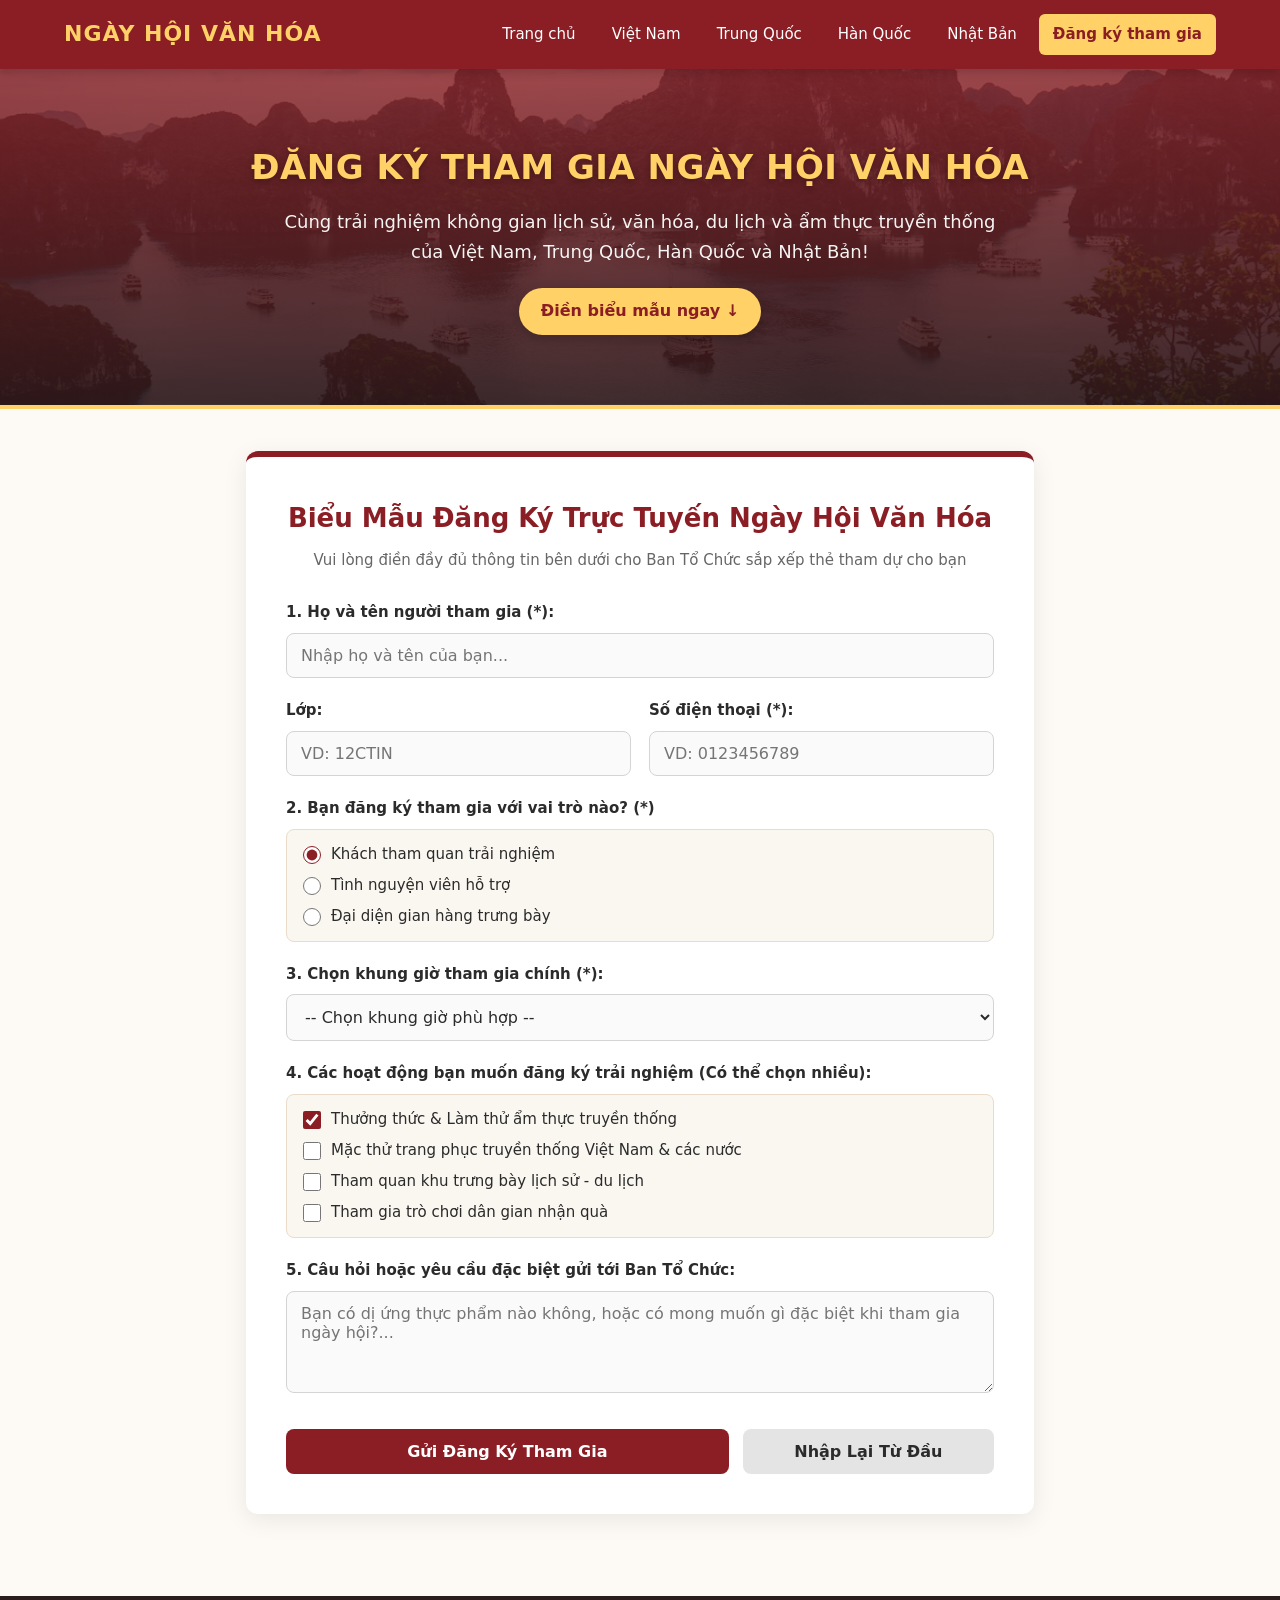
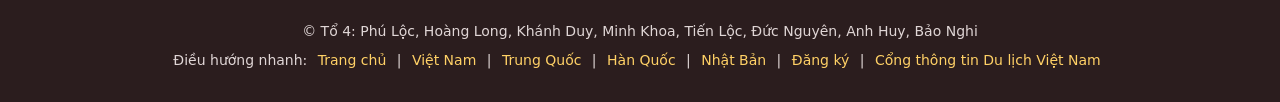
<file: dang-ky.html>
<!doctype html>
<html lang="vi">
  <head>
    <meta charset="UTF-8" />
    <meta name="viewport" content="width=device-width, initial-scale=1.0" />
    <title>NgayHoiVanHoa_DangKy</title>
    <link rel="stylesheet" href="style.css" />
  </head>
  <body>
    <!-- Thanh dieu huong cac site -->
    <header class="main-header">
      <div class="logo">NGÀY HỘI VĂN HÓA</div>
      <nav class="navbar">
        <ul>
          <li><a href="/">Trang chủ</a></li>
          <li><a href="/viet-nam">Việt Nam</a></li>
          <li><a href="/trung-quoc">Trung Quốc</a></li>
          <li><a href="/han-quoc">Hàn Quốc</a></li>
          <li><a href="/nhat-ban">Nhật Bản</a></li>
          <li><a href="/dang-ky" class="active">Đăng ký tham gia</a></li>
        </ul>
      </nav>
    </header>

    <!-- Banner đầu trang -->
    <section class="page-banner">
      <h1>ĐĂNG KÝ THAM GIA NGÀY HỘI VĂN HÓA</h1>
      <p>
        Cùng trải nghiệm không gian lịch sử, văn hóa, du lịch và ẩm thực truyền
        thống của Việt Nam, Trung Quốc, Hàn Quốc và Nhật Bản!
      </p>
      <!-- Liên kết nhảy tới phần form đăng ký -->
      <a href="#form-chinh" class="btn-scroll">Điền biểu mẫu ngay ↓</a>
    </section>

    <!-- Form đăng ký -->
    <main class="container" id="form-chinh">
      <div class="form-wrapper">
        <h2>Biểu Mẫu Đăng Ký Trực Tuyến Ngày Hội Văn Hóa</h2>
        <p class="form-note">
          Vui lòng điền đầy đủ thông tin bên dưới cho Ban Tổ Chức sắp xếp thẻ
          tham dự cho bạn
        </p>
        <form action="#" method="post">
          <!-- Họ và tên -->
          <div class="form-group">
            <label for="ho_ten">1. Họ và tên người tham gia (*):</label>
            <input
              type="text"
              id="ho_ten"
              name="ho_ten"
              placeholder="Nhập họ và tên của bạn..."
              required
            />
          </div>

          <div class="form-row">
            <!-- Lớp -->
            <div class="form-group">
              <label for="lop_donvi">Lớp:</label>
              <input
                type="text"
                id="lop_donvi"
                name="lop_donvi"
                placeholder="VD: 12CTIN"
              />
            </div>
            <!-- SĐT -->
            <div class="form-group">
              <label for="so_dien_thoai">Số điện thoại (*):</label>
              <input
                type="text"
                id="so_dien_thoai"
                name="so_dien_thoai"
                placeholder="VD: 0123456789"
                required
              />
            </div>
          </div>

          <!-- Vai trò -->
          <div class="form-group">
            <label>2. Bạn đăng ký tham gia với vai trò nào? (*)</label>
            <div class="radio-group">
              <label class="option-item">
                <input
                  type="radio"
                  name="vai_tro"
                  value="khach_tham_quan"
                  checked
                />
                Khách tham quan trải nghiệm
              </label>
              <label class="option-item">
                <input type="radio" name="vai_tro" value="tinh_nguyen_vien" />
                Tình nguyện viên hỗ trợ
              </label>
              <label class="option-item">
                <input type="radio" name="vai_tro" value="gian_hang" />
                Đại diện gian hàng trưng bày
              </label>
            </div>
          </div>

          <!-- Khung giờ -->
          <div class="form-group">
            <label for="khung_gio">3. Chọn khung giờ tham gia chính (*):</label>
            <select id="khung_gio" name="khung_gio" required>
              <option value="">-- Chọn khung giờ phù hợp --</option>
              <option value="sang">Ca Sáng (07:30 - 11:30)</option>
              <option value="chieu">Ca Chiều (13:30 - 17:30)</option>
              <option value="toi">Ca Tối (18:00 - 21:00)</option>
              <option value="ca_ngay">Tham gia cả ngày (07:30 - 21:00)</option>
            </select>
          </div>

          <!-- Chọn hoạt động -->
          <div class="form-group">
            <label
              >4. Các hoạt động bạn muốn đăng ký trải nghiệm (Có thể chọn
              nhiều):</label
            >
            <div class="checkbox-group">
              <label class="option-item">
                <input
                  type="checkbox"
                  name="hoat_dong"
                  value="am_thuc"
                  checked
                />
                Thưởng thức & Làm thử ẩm thực truyền thống
              </label>

              <label class="option-item">
                <input type="checkbox" name="hoat_dong" value="trang_phuc" />
                Mặc thử trang phục truyền thống Việt Nam & các nước
              </label>

              <label class="option-item">
                <input type="checkbox" name="hoat_dong" value="lich_su" />
                Tham quan khu trưng bày lịch sử - du lịch
              </label>

              <label class="option-item">
                <input type="checkbox" name="hoat_dong" value="tro_choi" /> Tham
                gia trò chơi dân gian nhận quà
              </label>
            </div>
          </div>

          <!-- Ý kiến góp ý -->
          <div class="form-group">
            <label for="loi_nhan"
              >5. Câu hỏi hoặc yêu cầu đặc biệt gửi tới Ban Tổ Chức:</label
            >
            <textarea
              id="loi_nhan"
              name="loi_nhan"
              rows="4"
              placeholder="Bạn có dị ứng thực phẩm nào không, hoặc có mong muốn gì đặc biệt khi tham gia ngày hội?..."
            ></textarea>
          </div>

          <!-- Gửi / Nhập lại -->
          <div class="button-group">
            <button type="submit" class="btn-submit">
              Gửi Đăng Ký Tham Gia
            </button>
            <button type="reset" class="btn-reset">Nhập Lại Từ Đầu</button>
          </div>
        </form>
      </div>
    </main>

    <!-- Chân trang -->
    <footer class="main-footer">
      <p>
        © Tổ 4: Phú Lộc, Hoàng Long, Khánh Duy, Minh Khoa, Tiến Lộc, Đức Nguyên,
        Anh Huy, Bảo Nghi
      </p>
      <p>
        Điều hướng nhanh:
        <a href="/">Trang chủ</a> |
        <a href="/viet-nam">Việt Nam</a> |
        <a href="/trung-quoc">Trung Quốc</a> |
        <a href="/han-quoc">Hàn Quốc</a> |
        <a href="/nhat-ban">Nhật Bản</a> |
        <a href="/dang-ky">Đăng ký</a> |
        <a
          href="https://vietnam.travel/"
          target="_blank"
          rel="noopener noreferrer"
          >Cổng thông tin Du lịch Việt Nam</a
        >
      </p>
    </footer>
  </body>
</html>
</file>
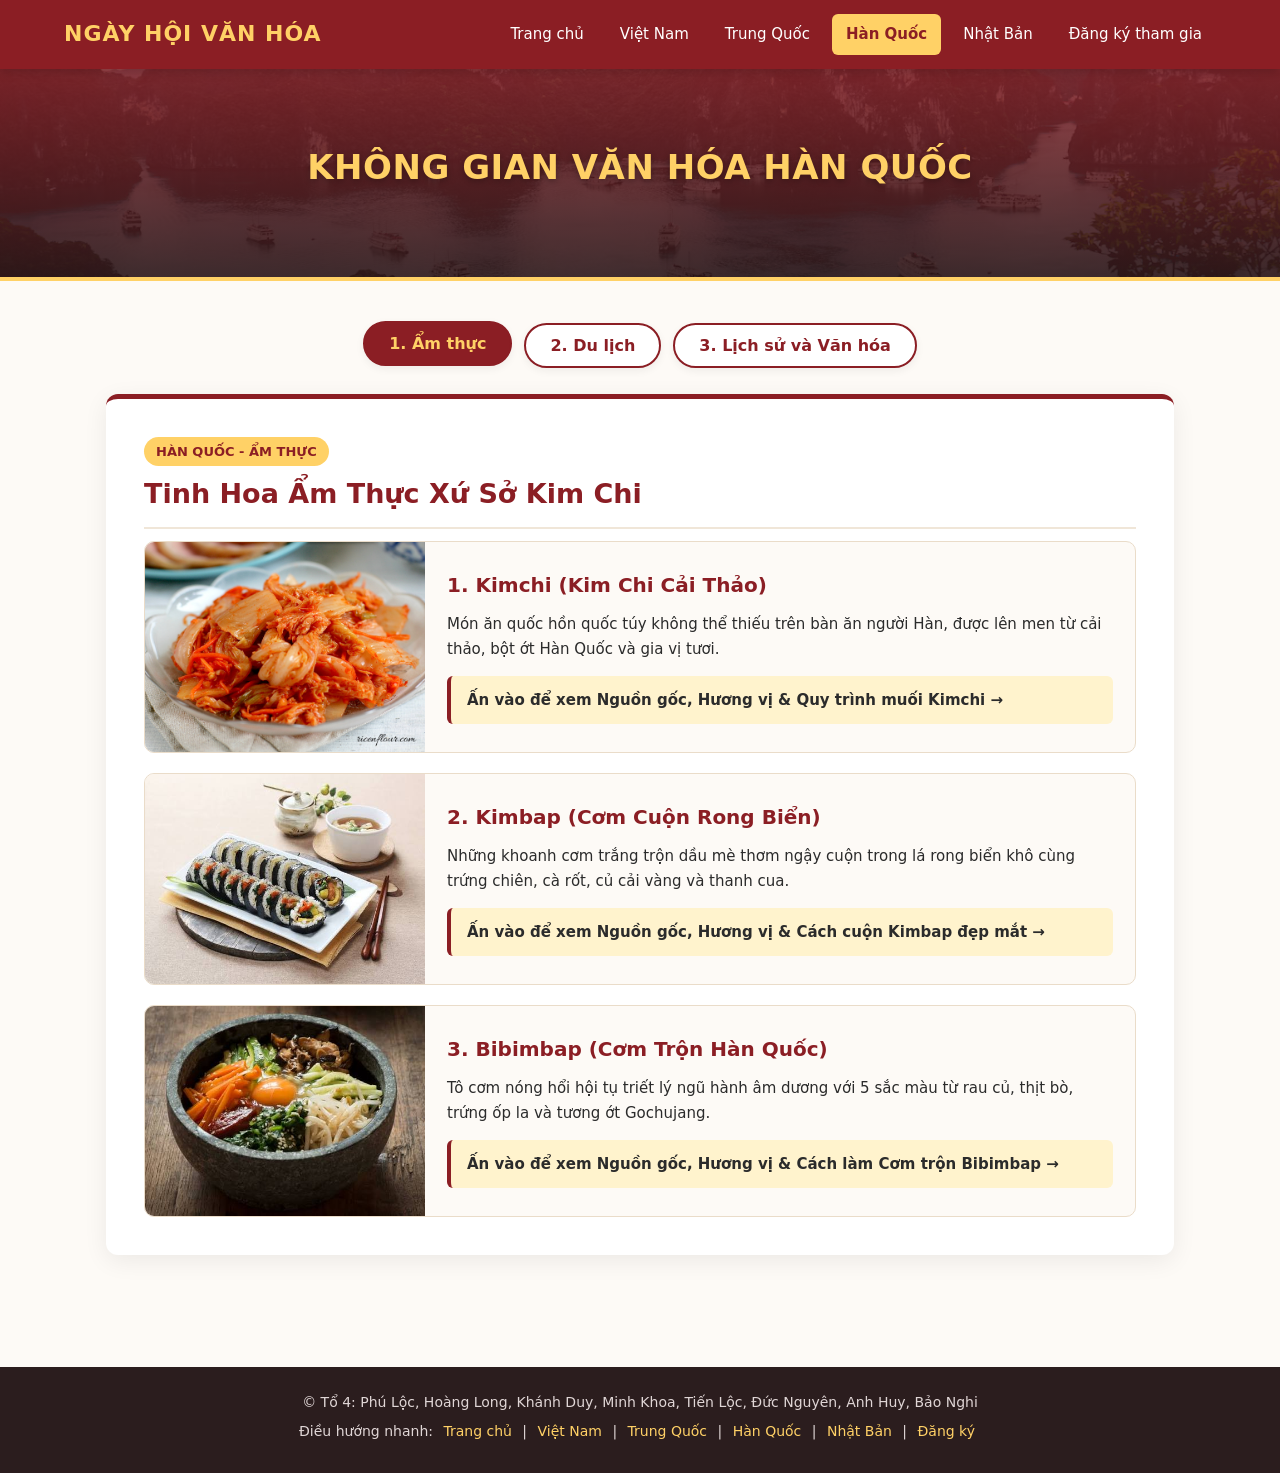
<file: han-quoc.html>
<!doctype html>
<html lang="vi">
  <head>
    <meta charset="UTF-8" />
    <meta name="viewport" content="width=device-width, initial-scale=1.0" />
    <title>NgayHoiVanHoa_HanQuoc</title>
    <link rel="stylesheet" href="style.css" />
  </head>
  <body>
    <!-- Thanh dieu huong cac site -->
    <header class="main-header">
      <div class="logo">NGÀY HỘI VĂN HÓA</div>
      <nav class="navbar">
        <ul>
          <li><a href="/">Trang chủ</a></li>
          <li><a href="/viet-nam">Việt Nam</a></li>
          <li><a href="/trung-quoc">Trung Quốc</a></li>
          <li><a href="/han-quoc" class="active">Hàn Quốc</a></li>
          <li><a href="/nhat-ban">Nhật Bản</a></li>
          <li><a href="/dang-ky">Đăng ký tham gia</a></li>
        </ul>
      </nav>
    </header>

    <!-- Banner đầu trang -->
    <section class="page-banner">
      <h1>KHÔNG GIAN VĂN HÓA HÀN QUỐC</h1>
    </section>

    <!-- Nội dung chính -->
    <main class="container-wide">
      <!-- 3 mục chọn của quốc gia -->
      <div class="tab-menu">
        <button class="tab-btn active" onclick="chonMuc('am_thuc', this)">
          1. Ẩm thực
        </button>
        <button class="tab-btn" onclick="chonMuc('du_lich', this)">
          2. Du lịch
        </button>
        <button class="tab-btn" onclick="chonMuc('lich_su_van_hoa', this)">
          3. Lịch sử và Văn hóa
        </button>
      </div>

      <!-- Mục 1: Ẩm thực (Kimchi, Kimbap, Bibimbap) -->
      <section id="am_thuc" class="section-card tab-box active">
        <div class="category-header">
          <span class="category-tag">Hàn Quốc - Ẩm thực</span>
          <h2 class="section-title">Tinh Hoa Ẩm Thực Xứ Sở Kim Chi</h2>
        </div>

        <div class="detail-list">
          <!-- Món 1: Kimchi -->
          <a href="/chi-tiet?muc=kimchi" class="detail-item clickable-item">
            <img
              src="kimchi.jpg"
              alt="Kimchi Hàn Quốc"
            />
            <div class="detail-content">
              <h3>1. Kimchi (Kim Chi Cải Thảo)</h3>
              <p>
                Món ăn quốc hồn quốc túy không thể thiếu trên bàn ăn người Hàn,
                được lên men từ cải thảo, bột ớt Hàn Quốc và gia vị tươi.
              </p>
              <p class="activity-highlight">
                Ấn vào để xem Nguồn gốc, Hương vị & Quy trình muối Kimchi →
              </p>
            </div>
          </a>

          <!-- Món 2: Kimbap -->
          <a href="/chi-tiet?muc=kimbap" class="detail-item clickable-item">
            <img
              src="kimbap.jpg"
              alt="Kimbap"
            />
            <div class="detail-content">
              <h3>2. Kimbap (Cơm Cuộn Rong Biển)</h3>
              <p>
                Những khoanh cơm trắng trộn dầu mè thơm ngậy cuộn trong lá rong
                biển khô cùng trứng chiên, cà rốt, củ cải vàng và thanh cua.
              </p>
              <p class="activity-highlight">
                Ấn vào để xem Nguồn gốc, Hương vị & Cách cuộn Kimbap đẹp mắt →
              </p>
            </div>
          </a>

          <!-- Món 3: Bibimbap -->
          <a
            href="/chi-tiet?muc=bibimbap"
            class="detail-item clickable-item"
          >
            <img
              src="bibimbap.jpg"
              alt="Bibimbap"
            />
            <div class="detail-content">
              <h3>3. Bibimbap (Cơm Trộn Hàn Quốc)</h3>
              <p>
                Tô cơm nóng hổi hội tụ triết lý ngũ hành âm dương với 5 sắc màu
                từ rau củ, thịt bò, trứng ốp la và tương ớt Gochujang.
              </p>
              <p class="activity-highlight">
                Ấn vào để xem Nguồn gốc, Hương vị & Cách làm Cơm trộn Bibimbap →
              </p>
            </div>
          </a>
        </div>
      </section>

      <!-- Mục 2: Du lịch (Gyeongbokgung, Tỉnh Gangwon-do, Làng cổ Bukchon Hanok) -->
      <section id="du_lich" class="section-card tab-box">
        <div class="category-header">
          <span class="category-tag">Hàn Quốc - Du lịch</span>
          <h2 class="section-title">Địa Điểm Du Lịch Nổi Tiếng Hàn Quốc</h2>
        </div>

        <div class="detail-list">
          <!-- Cung điện Gyeongbokgung -->
          <a
            href="/chi-tiet?muc=gyeongbokgung"
            class="detail-item clickable-item"
          >
            <img
              src="cungdien.jpg"
              alt="Cung điện Gyeongbokgung"
            />
            <div class="detail-content">
              <h3>1. Cung Điện Gyeongbokgung (Cảnh Phúc Cung)</h3>
              <p>
                Cung điện lớn và đồ sộ nhất trong Ngũ Đại Hoàng Cung của triều
                đại Joseon, tọa lạc uy nghiêm tại trung tâm thủ đô Seoul.
              </p>
              <p class="activity-highlight">
                Ấn vào để xem Lịch sử xây dựng, Kiến trúc & Lễ đổi gác hoàng gia
                →
              </p>
            </div>
          </a>

          <!-- Tỉnh Gangwon-do -->
          <a
            href="/chi-tiet?muc=gangwon_do"
            class="detail-item clickable-item"
          >
            <img
              src="gangwondo.jpg"
              alt="Tỉnh Gangwon-do"
            />
            <div class="detail-content">
              <h3>2. Tỉnh Gangwon-do</h3>
              <p>
                Thiên đường thiên nhiên phía Đông Bắc Hàn Quốc nổi tiếng với
                vườn quốc gia Seoraksan, đảo Nami thơ mộng và các khu trượt
                tuyết Thế vận hội mùa đông.
              </p>
              <p class="activity-highlight">
                Ấn vào để xem Cảnh sắc bốn mùa & Trải nghiệm du lịch Gangwon-do
                →
              </p>
            </div>
          </a>

          <!-- Làng cổ Bukchon Hanok -->
          <a
            href="/chi-tiet?muc=bukchon_hanok"
            class="detail-item clickable-item"
          >
            <img
              src="langco.jpg"
              alt="Làng cổ Bukchon Hanok"
            />
            <div class="detail-content">
              <h3>3. Làng Cổ Bukchon Hanok</h3>
              <p>
                Ngôi làng truyền thống hơn 600 năm tuổi lưu giữ nguyên vẹn hàng
                trăm ngôi nhà gỗ Hanok cổ kính của tầng lớp quý tộc Joseon xưa.
              </p>
              <p class="activity-highlight">
                Ấn vào để xem Nguồn gốc, Kiến trúc nhà Hanok & Hoạt động tham
                quan →
              </p>
            </div>
          </a>
        </div>
      </section>

      <!-- Mục 3: Lịch sử và Văn hóa (Phong kiến Hàn Quốc, Taekwondo, Phim ảnh) -->
      <section id="lich_su_van_hoa" class="section-card tab-box">
        <div class="category-header">
          <span class="category-tag">Hàn Quốc - Lịch sử & Văn hóa</span>
          <h2 class="section-title">Lịch Sử Và Văn Hóa Hàn Quốc</h2>
        </div>

        <div class="detail-list">
          <!-- Lịch sử phong kiến Hàn Quốc -->
          <a
            href="/chi-tiet?muc=phong_kien_han_quoc"
            class="detail-item clickable-item"
          >
            <img
              src="lshq.jpg"
              alt="Lịch sử phong kiến Hàn Quốc"
            />
            <div class="detail-content">
              <h3>1. Lịch Sử Thời Kì Phong Kiến Hàn Quốc</h3>
              <p>
                Quá trình phát triển từ thời Tam Quốc (Goguryeo, Baekje, Silla)
                đến vương triều Goryeo và sự thịnh trị của triều đại Joseon với
                việc sáng tạo chữ Hangeul.
              </p>
              <p class="activity-highlight">
                Ấn vào để xem Các triều đại lịch sử & Di sản văn hóa tiêu biểu →
              </p>
            </div>
          </a>

          <!-- Võ Taekwondo -->
          <a
            href="/chi-tiet?muc=taekwondo"
            class="detail-item clickable-item"
          >
            <img
              src="taekwondo.jpg"
              alt="Võ Taekwondo"
            />
            <div class="detail-content">
              <h3>2. Quốc Võ Taekwondo</h3>
              <p>
                Môn võ truyền thống của Hàn Quốc nổi bật với những đòn chân uy
                lực, tốc độ và triết lý rèn luyện đạo đức, kỷ luật kiên cường.
              </p>
              <p class="activity-highlight">
                Ấn vào để xem Nguồn gốc, Đặc điểm kỹ thuật & Tinh thần võ đạo →
              </p>
            </div>
          </a>

          <!-- Nền phim ảnh Hàn Quốc -->
          <a
            href="/chi-tiet?muc=phim_anh_han_quoc"
            class="detail-item clickable-item"
          >
            <img
              src="kdrama.jpg"
              alt="Nền phim ảnh Hàn Quốc"
            />
            <div class="detail-content">
              <h3>3. Nền Phim Ảnh Hàn Quốc (K-Cinema & K-Drama)</h3>
              <p>
                Trụ cột của làn sóng Hallyu chinh phục khán giả toàn cầu và giải
                thưởng Oscar, Cannes nhờ kịch bản giàu tính nhân văn và kỹ thuật
                điện ảnh xuất sắc.
              </p>
              <p class="activity-highlight">
                Ấn vào để xem Sự phát triển, Tác phẩm tiêu biểu & Sức ảnh hưởng
                →
              </p>
            </div>
          </a>
        </div>
      </section>
    </main>

    <!-- Chân trang -->
    <footer class="main-footer">
      <p>
        © Tổ 4: Phú Lộc, Hoàng Long, Khánh Duy, Minh Khoa, Tiến Lộc, Đức Nguyên,
        Anh Huy, Bảo Nghi
      </p>
      <p>
        Điều hướng nhanh:
        <a href="/">Trang chủ</a> |
        <a href="/viet-nam">Việt Nam</a> |
        <a href="/trung-quoc">Trung Quốc</a> |
        <a href="/han-quoc">Hàn Quốc</a> |
        <a href="/nhat-ban">Nhật Bản</a> |
        <a href="/dang-ky">Đăng ký</a>
      </p>
    </footer>

    <!-- Hàm chuyển đổi giữa 3 mục -->
    <script>
      function chonMuc(ten_muc, nut_bam) {
        var danh_sach_muc = document.getElementsByClassName("tab-box");
        for (var i = 0; i < danh_sach_muc.length; i++) {
          danh_sach_muc[i].classList.remove("active");
        }
        var danh_sach_nut = document.getElementsByClassName("tab-btn");
        for (var j = 0; j < danh_sach_nut.length; j++) {
          danh_sach_nut[j].classList.remove("active");
        }
        document.getElementById(ten_muc).classList.add("active");
        nut_bam.classList.add("active");
      }
    </script>
  </body>
</html>
</file>
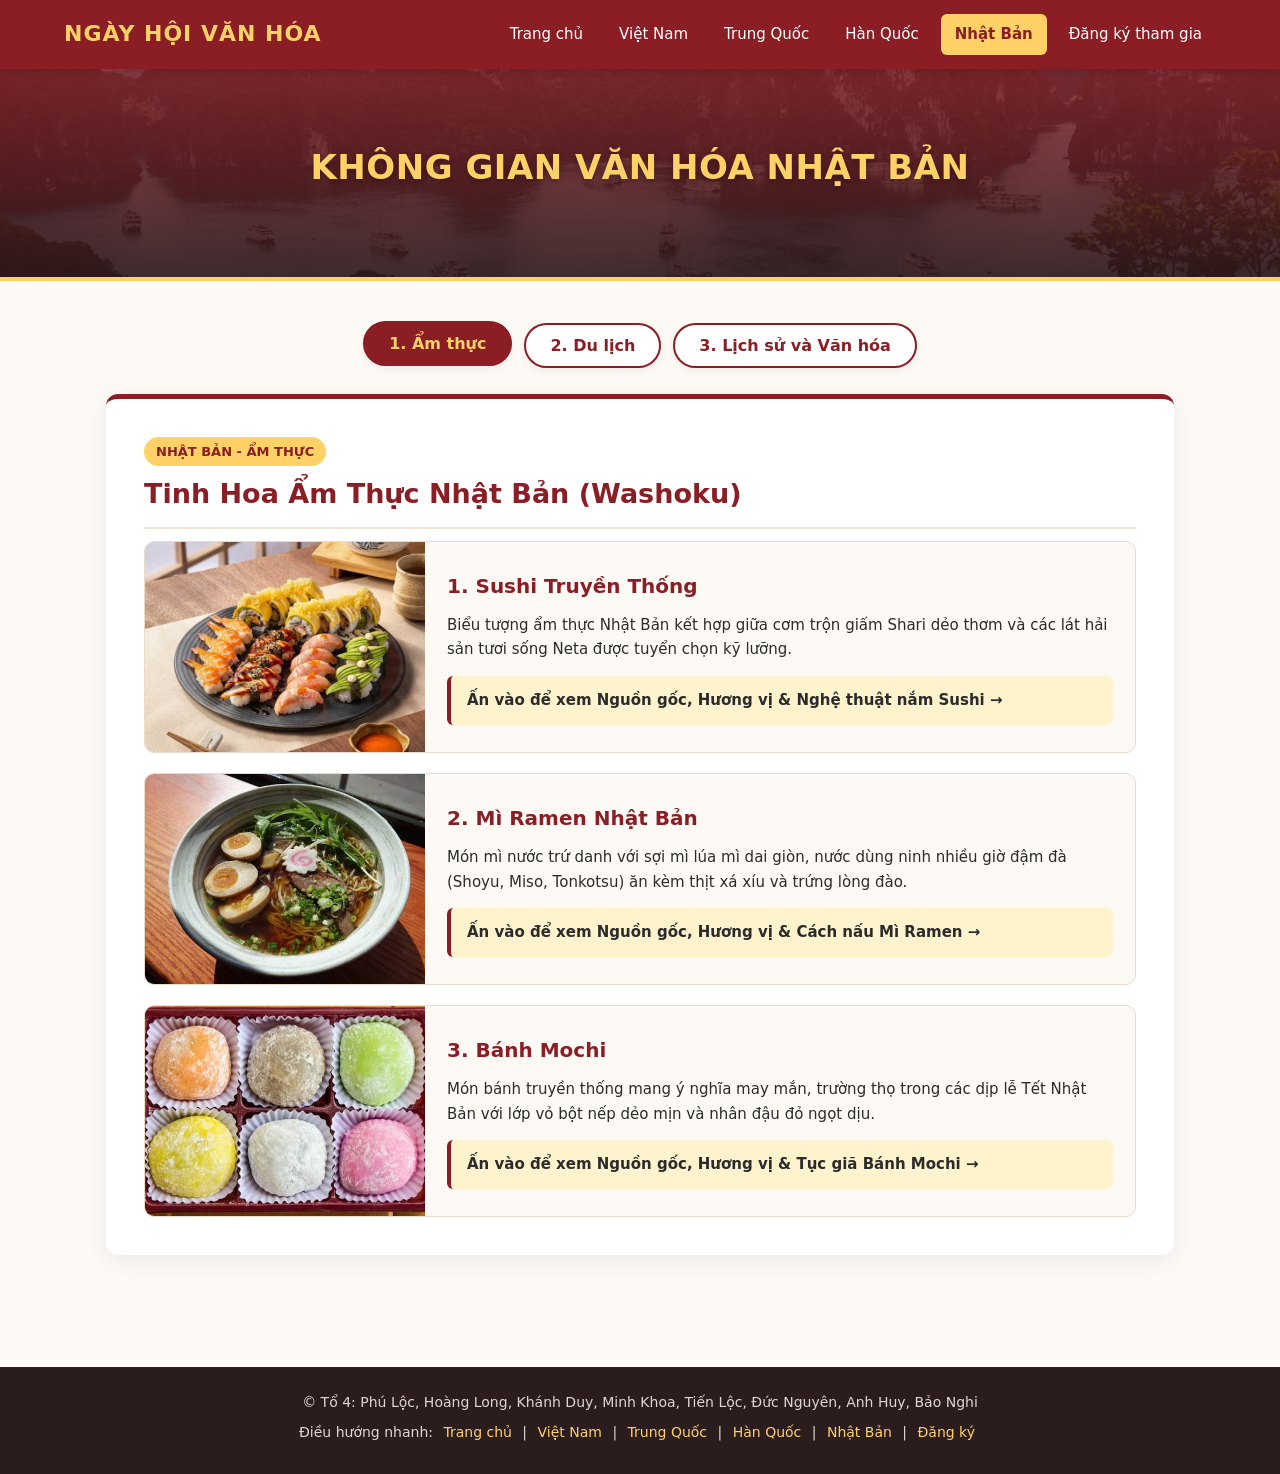
<file: nhat-ban.html>
<!doctype html>
<html lang="vi">
  <head>
    <meta charset="UTF-8" />
    <meta name="viewport" content="width=device-width, initial-scale=1.0" />
    <title>NgayHoiVanHoa_NhatBan</title>
    <link rel="stylesheet" href="style.css" />
  </head>
  <body>
    <!-- Thanh dieu huong cac site -->
    <header class="main-header">
      <div class="logo">NGÀY HỘI VĂN HÓA</div>
      <nav class="navbar">
        <ul>
          <li><a href="/">Trang chủ</a></li>
          <li><a href="/viet-nam">Việt Nam</a></li>
          <li><a href="/trung-quoc">Trung Quốc</a></li>
          <li><a href="/han-quoc">Hàn Quốc</a></li>
          <li><a href="/nhat-ban" class="active">Nhật Bản</a></li>
          <li><a href="/dang-ky">Đăng ký tham gia</a></li>
        </ul>
      </nav>
    </header>

    <!-- Banner đầu trang -->
    <section class="page-banner">
      <h1>KHÔNG GIAN VĂN HÓA NHẬT BẢN</h1>
    </section>

    <!-- Nội dung chính -->
    <main class="container-wide">
      <!-- 3 mục chọn của quốc gia -->
      <div class="tab-menu">
        <button class="tab-btn active" onclick="chonMuc('am_thuc', this)">
          1. Ẩm thực
        </button>
        <button class="tab-btn" onclick="chonMuc('du_lich', this)">
          2. Du lịch
        </button>
        <button class="tab-btn" onclick="chonMuc('lich_su_van_hoa', this)">
          3. Lịch sử và Văn hóa
        </button>
      </div>

      <!-- Mục 1: Ẩm thực (Sushi, Ramen, Bánh Mochi) -->
      <section id="am_thuc" class="section-card tab-box active">
        <div class="category-header">
          <span class="category-tag">Nhật Bản - Ẩm thực</span>
          <h2 class="section-title">Tinh Hoa Ẩm Thực Nhật Bản (Washoku)</h2>
        </div>

        <div class="detail-list">
          <!-- Món 1: Sushi -->
          <a href="/chi-tiet?muc=sushi" class="detail-item clickable-item">
            <img
              src="sushi.jpg"
              alt="Sushi Nhật Bản"
            />
            <div class="detail-content">
              <h3>1. Sushi Truyền Thống</h3>
              <p>
                Biểu tượng ẩm thực Nhật Bản kết hợp giữa cơm trộn giấm Shari dẻo
                thơm và các lát hải sản tươi sống Neta được tuyển chọn kỹ lưỡng.
              </p>
              <p class="activity-highlight">
                Ấn vào để xem Nguồn gốc, Hương vị & Nghệ thuật nắm Sushi →
              </p>
            </div>
          </a>

          <!-- Món 2: Ramen -->
          <a href="/chi-tiet?muc=ramen" class="detail-item clickable-item">
            <img
              src="ramen.jpg"
              alt="Mì Ramen"
            />
            <div class="detail-content">
              <h3>2. Mì Ramen Nhật Bản</h3>
              <p>
                Món mì nước trứ danh với sợi mì lúa mì dai giòn, nước dùng ninh
                nhiều giờ đậm đà (Shoyu, Miso, Tonkotsu) ăn kèm thịt xá xíu và
                trứng lòng đào.
              </p>
              <p class="activity-highlight">
                Ấn vào để xem Nguồn gốc, Hương vị & Cách nấu Mì Ramen →
              </p>
            </div>
          </a>

          <!-- Món 3: Bánh Mochi -->
          <a
            href="/chi-tiet?muc=banh_mochi"
            class="detail-item clickable-item"
          >
            <img
              src="mochi.jpg"
              alt="Bánh Mochi"
            />
            <div class="detail-content">
              <h3>3. Bánh Mochi</h3>
              <p>
                Món bánh truyền thống mang ý nghĩa may mắn, trường thọ trong các
                dịp lễ Tết Nhật Bản với lớp vỏ bột nếp dẻo mịn và nhân đậu đỏ
                ngọt dịu.
              </p>
              <p class="activity-highlight">
                Ấn vào để xem Nguồn gốc, Hương vị & Tục giã Bánh Mochi →
              </p>
            </div>
          </a>
        </div>
      </section>

      <!-- Mục 2: Du lịch (Núi Phú Sĩ, Làng cổ Shirakawago, Chùa vàng Kinkaku-ji) -->
      <section id="du_lich" class="section-card tab-box">
        <div class="category-header">
          <span class="category-tag">Nhật Bản - Du lịch</span>
          <h2 class="section-title">Biểu Tượng Du Lịch Xứ Sở Phù Tang</h2>
        </div>

        <div class="detail-list">
          <!-- Núi Phú Sĩ -->
          <a
            href="/chi-tiet?muc=nui_phu_si"
            class="detail-item clickable-item"
          >
            <img
              src="fuji.jpg"
              alt="Núi Phú Sĩ"
            />
            <div class="detail-content">
              <h3>1. Núi Phú Sĩ (Fuji-san)</h3>
              <p>
                Đỉnh núi cao nhất Nhật Bản (3.776m) với chóp nón cân đối phủ
                tuyết trắng xóa, là nguồn cảm hứng thi ca và hội họa bất tận.
              </p>
              <p class="activity-highlight">
                Ấn vào để xem Địa lý, Cảnh sắc Phú Sĩ Ngũ Hồ & Trải nghiệm →
              </p>
            </div>
          </a>

          <!-- Làng cổ Shirakawago -->
          <a
            href="/chi-tiet?muc=shirakawago"
            class="detail-item clickable-item"
          >
            <img
              src="langconb.jpg"
              alt="Làng cổ Shirakawago"
            />
            <div class="detail-content">
              <h3>2. Làng Cổ Shirakawa-go</h3>
              <p>
                Di sản thế giới tại tỉnh Gifu nổi tiếng với những ngôi nhà mái
                tranh dốc đứng kiến trúc Gassho-zukuri đẹp như cổ tích giữa mùa
                tuyết trắng.
              </p>
              <p class="activity-highlight">
                Ấn vào để xem Lịch sử ngôi làng, Kiến trúc mái tranh & Lễ hội →
              </p>
            </div>
          </a>

          <!-- Chùa vàng Kinkaku-ji -->
          <a
            href="/chi-tiet?muc=kinkaku_ji"
            class="detail-item clickable-item"
          >
            <img
              src="chuavang.jpg"
              alt="Chùa vàng Kinkaku-ji"
            />
            <div class="detail-content">
              <h3>3. Chùa Vàng Kinkaku-ji (Kim Các Tự)</h3>
              <p>
                Tuyệt tác kiến trúc Thiền tông tại cố đô Kyoto với hai tầng trên
                được dát vàng lá rực rỡ soi bóng xuống mặt hồ Kyoko-chi phẳng
                lặng.
              </p>
              <p class="activity-highlight">
                Ấn vào để xem Nguồn gốc lịch sử, Kiến trúc 3 tầng & Cảnh quan →
              </p>
            </div>
          </a>
        </div>
      </section>

      <!-- Mục 3: Lịch sử và Văn hóa (Thời kì Heian, Văn hóa Samurai, Trà Đạo) -->
      <section id="lich_su_van_hoa" class="section-card tab-box">
        <div class="category-header">
          <span class="category-tag">Nhật Bản - Lịch sử & Văn hóa</span>
          <h2 class="section-title">Lịch Sử Và Văn Hóa Nhật Bản</h2>
        </div>

        <div class="detail-list">
          <!-- Lịch sử thời kì Heian -->
          <a
            href="/chi-tiet?muc=thoi_ki_heian"
            class="detail-item clickable-item"
          >
            <img
              src="heian.jpg"
              alt="Lịch sử thời kì Heian"
            />
            <div class="detail-content">
              <h3>1. Lịch Sử Thời Kì Heian (Bình An)</h3>
              <p>
                Thời kỳ hoàng kim của văn hóa quý tộc cung đình Nhật Bản (794 -
                1185) tại kinh đô Heian-kyo (Kyoto), khai sinh chữ viết Kana và
                tiểu thuyết Truyện Genji.
              </p>
              <p class="activity-highlight">
                Ấn vào để xem Bối cảnh lịch sử & Thành tựu văn hóa thời Heian →
              </p>
            </div>
          </a>

          <!-- Văn hóa Samurai -->
          <a
            href="/chi-tiet?muc=van_hoa_samurai"
            class="detail-item clickable-item"
          >
            <img
              src="samurai.jpg"
              alt="Văn hóa Samurai"
            />
            <div class="detail-content">
              <h3>2. Văn Hóa Samurai & Võ Sĩ Đạo (Bushido)</h3>
              <p>
                Tầng lớp chiến binh tinh nhuệ gắn liền với thanh kiếm Katana và
                hệ giá trị đạo đức Bushido: Ngay thẳng, Dũng cảm, Nhân từ, Lễ
                nghĩa và Trung thành.
              </p>
              <p class="activity-highlight">
                Ấn vào để xem Nguồn gốc Samurai, Tinh thần Bushido & Ảnh hưởng →
              </p>
            </div>
          </a>

          <!-- Trà Đạo -->
          <a
            href="/chi-tiet?muc=tra_dao"
            class="detail-item clickable-item"
          >
            <img
              src="tradao.jpg"
              alt="Trà Đạo Nhật Bản"
            />
            <div class="detail-content">
              <h3>3. Nghệ Thuật Trà Đạo (Chanoyu / Chado)</h3>
              <p>
                Nghi thức pha và thưởng thức trà xanh Matcha thấm đẫm tinh thần
                Thiền tông và mỹ học Wabi-sabi với 4 nguyên tắc: Hòa - Kính -
                Thanh - Tịch.
              </p>
              <p class="activity-highlight">
                Ấn vào để xem Nguồn gốc, Triết lý & Quy trình pha Trà Đạo →
              </p>
            </div>
          </a>
        </div>
      </section>
    </main>

    <!-- Chân trang -->
    <footer class="main-footer">
      <p>
        © Tổ 4: Phú Lộc, Hoàng Long, Khánh Duy, Minh Khoa, Tiến Lộc, Đức Nguyên,
        Anh Huy, Bảo Nghi
      </p>
      <p>
        Điều hướng nhanh:
        <a href="/">Trang chủ</a> |
        <a href="/viet-nam">Việt Nam</a> |
        <a href="/trung-quoc">Trung Quốc</a> |
        <a href="/han-quoc">Hàn Quốc</a> |
        <a href="/nhat-ban">Nhật Bản</a> |
        <a href="/dang-ky">Đăng ký</a>
      </p>
    </footer>

    <!-- Hàm chuyển đổi giữa 3 mục -->
    <script>
      function chonMuc(ten_muc, nut_bam) {
        var danh_sach_muc = document.getElementsByClassName("tab-box");
        for (var i = 0; i < danh_sach_muc.length; i++) {
          danh_sach_muc[i].classList.remove("active");
        }
        var danh_sach_nut = document.getElementsByClassName("tab-btn");
        for (var j = 0; j < danh_sach_nut.length; j++) {
          danh_sach_nut[j].classList.remove("active");
        }
        document.getElementById(ten_muc).classList.add("active");
        nut_bam.classList.add("active");
      }
    </script>
  </body>
</html>
</file>
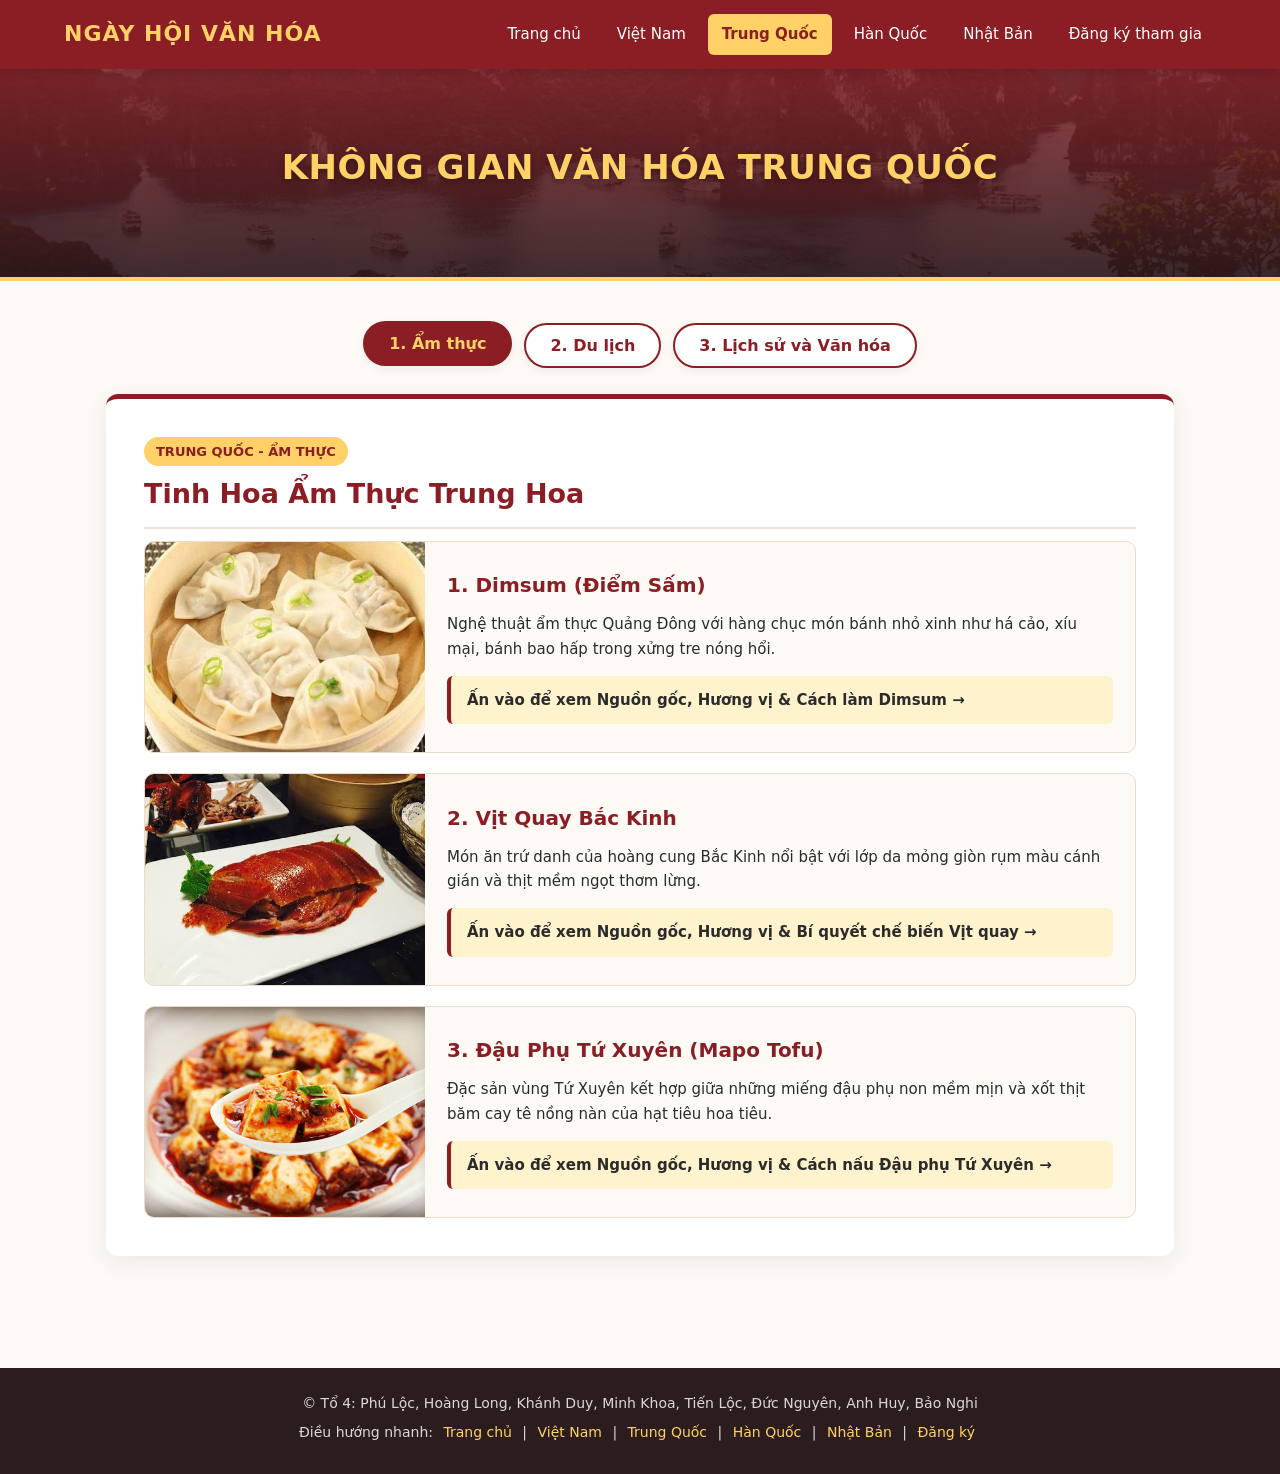
<file: trung-quoc.html>
<!doctype html>
<html lang="vi">
  <head>
    <meta charset="UTF-8" />
    <meta name="viewport" content="width=device-width, initial-scale=1.0" />
    <title>NgayHoiVanHoa_TrungQuoc</title>
    <link rel="stylesheet" href="style.css" />
  </head>
  <body>
    <!-- Thanh dieu huong cac site -->
    <header class="main-header">
      <div class="logo">NGÀY HỘI VĂN HÓA</div>
      <nav class="navbar">
        <ul>
          <li><a href="/">Trang chủ</a></li>
          <li><a href="/viet-nam">Việt Nam</a></li>
          <li><a href="/trung-quoc" class="active">Trung Quốc</a></li>
          <li><a href="/han-quoc">Hàn Quốc</a></li>
          <li><a href="/nhat-ban">Nhật Bản</a></li>
          <li><a href="/dang-ky">Đăng ký tham gia</a></li>
        </ul>
      </nav>
    </header>

    <!-- Banner đầu trang -->
    <section class="page-banner">
      <h1>KHÔNG GIAN VĂN HÓA TRUNG QUỐC</h1>
    </section>

    <!-- Nội dung chính -->
    <main class="container-wide">
      <!-- 3 mục chọn của quốc gia -->
      <div class="tab-menu">
        <button class="tab-btn active" onclick="chonMuc('am_thuc', this)">
          1. Ẩm thực
        </button>
        <button class="tab-btn" onclick="chonMuc('du_lich', this)">
          2. Du lịch
        </button>
        <button class="tab-btn" onclick="chonMuc('lich_su_van_hoa', this)">
          3. Lịch sử và Văn hóa
        </button>
      </div>

      <!-- Mục 1: Ẩm thực (Dimsum, Vịt quay Bắc Kinh, Đậu phụ Tứ Xuyên) -->
      <section id="am_thuc" class="section-card tab-box active">
        <div class="category-header">
          <span class="category-tag">Trung Quốc - Ẩm thực</span>
          <h2 class="section-title">Tinh Hoa Ẩm Thực Trung Hoa</h2>
        </div>

        <div class="detail-list">
          <!-- Món 1: Dimsum -->
          <a href="/chi-tiet?muc=dimsum" class="detail-item clickable-item">
            <img
              src="dimsum.jpg"
              alt="Dimsum"
            />
            <div class="detail-content">
              <h3>1. Dimsum (Điểm Sấm)</h3>
              <p>
                Nghệ thuật ẩm thực Quảng Đông với hàng chục món bánh nhỏ xinh
                như há cảo, xíu mại, bánh bao hấp trong xửng tre nóng hổi.
              </p>
              <p class="activity-highlight">
                Ấn vào để xem Nguồn gốc, Hương vị & Cách làm Dimsum →
              </p>
            </div>
          </a>

          <!-- Món 2: Vịt quay Bắc Kinh -->
          <a
            href="/chi-tiet?muc=vit_quay_bac_kinh"
            class="detail-item clickable-item"
          >
            <img
              src="vitquay.jpg"
              alt="Vịt quay Bắc Kinh"
            />
            <div class="detail-content">
              <h3>2. Vịt Quay Bắc Kinh</h3>
              <p>
                Món ăn trứ danh của hoàng cung Bắc Kinh nổi bật với lớp da mỏng
                giòn rụm màu cánh gián và thịt mềm ngọt thơm lừng.
              </p>
              <p class="activity-highlight">
                Ấn vào để xem Nguồn gốc, Hương vị & Bí quyết chế biến Vịt quay →
              </p>
            </div>
          </a>

          <!-- Món 3: Đậu phụ Tứ Xuyên -->
          <a
            href="/chi-tiet?muc=dau_phu_tu_xuyen"
            class="detail-item clickable-item"
          >
            <img
              src="dauphu.jpg"
              alt="Đậu phụ Tứ Xuyên"
            />
            <div class="detail-content">
              <h3>3. Đậu Phụ Tứ Xuyên (Mapo Tofu)</h3>
              <p>
                Đặc sản vùng Tứ Xuyên kết hợp giữa những miếng đậu phụ non mềm
                mịn và xốt thịt băm cay tê nồng nàn của hạt tiêu hoa tiêu.
              </p>
              <p class="activity-highlight">
                Ấn vào để xem Nguồn gốc, Hương vị & Cách nấu Đậu phụ Tứ Xuyên →
              </p>
            </div>
          </a>
        </div>
      </section>

      <!-- Mục 2: Du lịch (Vạn Lý Trường Thành, Tử Cấm Thành, Bến Thượng Hải) -->
      <section id="du_lich" class="section-card tab-box">
        <div class="category-header">
          <span class="category-tag">Trung Quốc - Du lịch</span>
          <h2 class="section-title">Điểm Đến Du Lịch Nổi Tiếng Trung Quốc</h2>
        </div>

        <div class="detail-list">
          <!-- Vạn Lý Trường Thành -->
          <a
            href="/chi-tiet?muc=van_ly_truong_thanh"
            class="detail-item clickable-item"
          >
            <img
              src="trungquoc.jpg"
              alt="Vạn Lý Trường Thành"
            />
            <div class="detail-content">
              <h3>1. Vạn Lý Trường Thành</h3>
              <p>
                Công trình phòng thủ quân sự kỳ vĩ dài hơn 21.000 km uốn lượn
                qua núi non hiểm trở suốt hơn hai thiên niên kỷ.
              </p>
              <p class="activity-highlight">
                Ấn vào để xem Lịch sử xây dựng, Kiến trúc & Điểm tham quan →
              </p>
            </div>
          </a>

          <!-- Tử Cấm Thành -->
          <a
            href="/chi-tiet?muc=tu_cam_thanh"
            class="detail-item clickable-item"
          >
            <img
              src="tucamthanh.jpg"
              alt="Tử Cấm Thành"
            />
            <div class="detail-content">
              <h3>2. Tử Cấm Thành (Cố Cung Bắc Kinh)</h3>
              <p>
                Quần thể cung điện bằng gỗ cổ lớn nhất thế giới của 24 vị hoàng
                đế hai triều đại Minh - Thanh với 9.999 gian phòng.
              </p>
              <p class="activity-highlight">
                Ấn vào để xem Nguồn gốc, Nghệ thuật kiến trúc & Giá trị di sản →
              </p>
            </div>
          </a>

          <!-- Bến Thượng Hải -->
          <a
            href="/chi-tiet?muc=ben_thuong_hai"
            class="detail-item clickable-item"
          >
            <img
              src="thuonghai.jpg"
              alt="Bến Thượng Hải"
            />
            <div class="detail-content">
              <h3>3. Bến Thượng Hải</h3>
              <p>
                Biểu tượng giao thoa Đông - Tây bên dòng sông Hoàng Phố với một
                bên là các tòa nhà cổ điển châu Âu và một bên là tháp Minh Châu
                Phương Đông hiện đại.
              </p>
              <p class="activity-highlight">
                Ấn vào để xem Lịch sử phát triển, Cảnh sắc & Trải nghiệm về đêm
                →
              </p>
            </div>
          </a>
        </div>
      </section>

      <!-- Mục 3: Lịch sử và Văn hóa (Phong kiến, Tứ Linh, Thư pháp) -->
      <section id="lich_su_van_hoa" class="section-card tab-box">
        <div class="category-header">
          <span class="category-tag">Trung Quốc - Lịch sử & Văn hóa</span>
          <h2 class="section-title">Lịch Sử Và Văn Hóa Trung Quốc</h2>
        </div>

        <div class="detail-list">
          <!-- Lịch sử phong kiến Trung Quốc -->
          <a
            href="/chi-tiet?muc=phong_kien_trung_quoc"
            class="detail-item clickable-item"
          >
            <img
              src="pktq.jpg"
              alt="Lịch sử thời kì phong kiến Trung Quốc"
            />
            <div class="detail-content">
              <h3>1. Lịch Sử Thời Kì Phong Kiến Trung Quốc</h3>
              <p>
                Hành trình lịch sử từ thời Tần Thủy Hoàng thống nhất Trung Hoa
                qua các triều đại Hán, Đường, Tống, Nguyên, Minh, Thanh cùng Tứ
                đại phát minh.
              </p>
              <p class="activity-highlight">
                Ấn vào để xem Các triều đại tiêu biểu & Thành tựu văn minh →
              </p>
            </div>
          </a>

          <!-- Long Lân Quy Phụng -->
          <a
            href="/chi-tiet?muc=tu_linh_trung_quoc"
            class="detail-item clickable-item"
          >
            <img
              src="tulinh.jpg"
              alt="Tứ linh Long Lân Quy Phụng"
            />
            <div class="detail-content">
              <h3>2. Tứ Linh (Long - Lân - Quy - Phụng)</h3>
              <p>
                Tứ linh huyền thoại trong văn hóa phương Đông tượng trưng cho
                quyền uy, điềm lành, sự trường thọ và đức hạnh cao quý.
              </p>
              <p class="activity-highlight">
                Ấn vào để xem Nguồn gốc & Ý nghĩa biểu tượng của từng linh vật →
              </p>
            </div>
          </a>

          <!-- Thư pháp -->
          <a
            href="/chi-tiet?muc=thu_phap"
            class="detail-item clickable-item"
          >
            <img
              src="thuphap.jpg"
              alt="Thư pháp Trung Hoa"
            />
            <div class="detail-content">
              <h3>3. Nghệ Thuật Thư Pháp Trung Hoa</h3>
              <p>
                Bộ môn nghệ thuật viết chữ Hán bằng bút lông và mực tàu với Văn
                phòng tứ bảo (Bút, Nghiên, Giấy, Mực) rèn luyện tâm tính con
                người.
              </p>
              <p class="activity-highlight">
                Ấn vào để xem Lịch sử chữ viết, Các thể chữ & Cách viết Thư pháp
                →
              </p>
            </div>
          </a>
        </div>
      </section>
    </main>

    <!-- Chân trang -->
    <footer class="main-footer">
      <p>
        © Tổ 4: Phú Lộc, Hoàng Long, Khánh Duy, Minh Khoa, Tiến Lộc, Đức Nguyên,
        Anh Huy, Bảo Nghi
      </p>
      <p>
        Điều hướng nhanh:
        <a href="/">Trang chủ</a> |
        <a href="/viet-nam">Việt Nam</a> |
        <a href="/trung-quoc">Trung Quốc</a> |
        <a href="/han-quoc">Hàn Quốc</a> |
        <a href="/nhat-ban">Nhật Bản</a> |
        <a href="/dang-ky">Đăng ký</a>
      </p>
    </footer>

    <!-- Hàm chuyển đổi giữa 3 mục -->
    <script>
      function chonMuc(ten_muc, nut_bam) {
        var danh_sach_muc = document.getElementsByClassName("tab-box");
        for (var i = 0; i < danh_sach_muc.length; i++) {
          danh_sach_muc[i].classList.remove("active");
        }
        var danh_sach_nut = document.getElementsByClassName("tab-btn");
        for (var j = 0; j < danh_sach_nut.length; j++) {
          danh_sach_nut[j].classList.remove("active");
        }
        document.getElementById(ten_muc).classList.add("active");
        nut_bam.classList.add("active");
      }
    </script>
  </body>
</html>
</file>
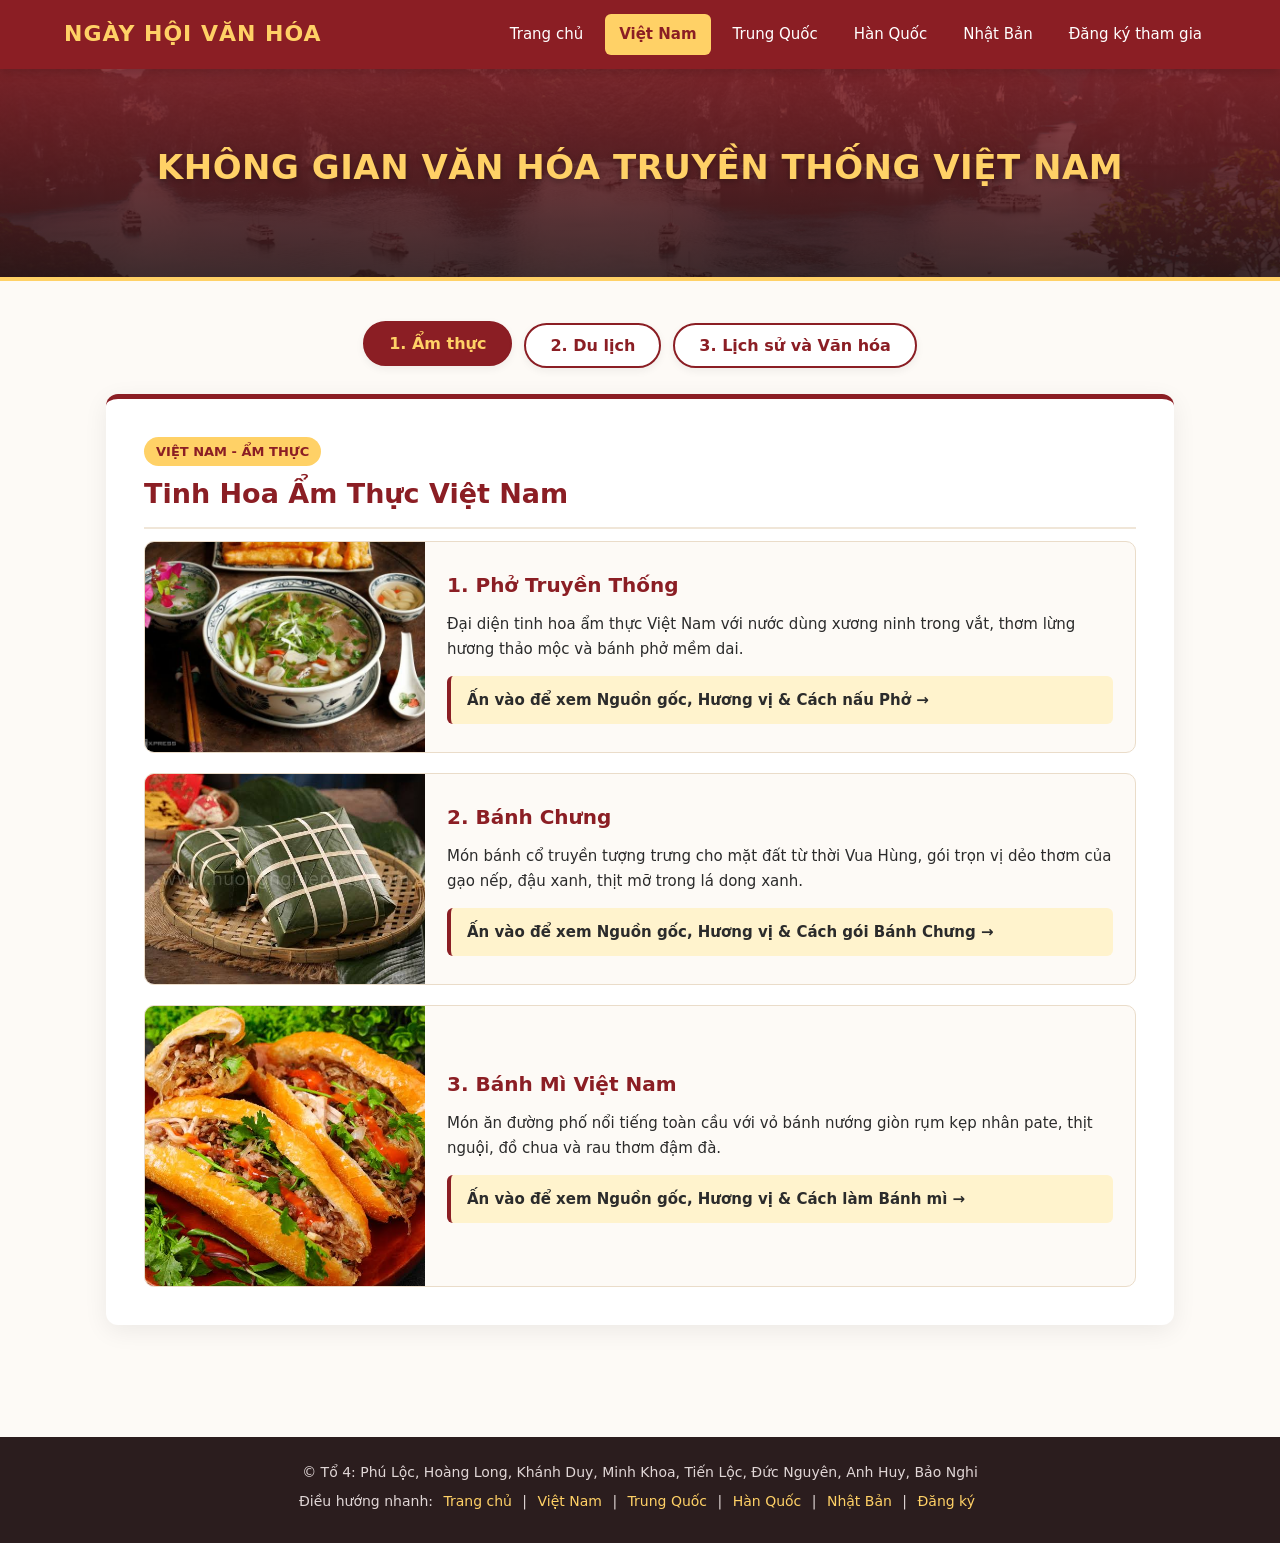
<file: viet-nam.html>
<!doctype html>
<html lang="vi">
  <head>
    <meta charset="UTF-8" />
    <meta name="viewport" content="width=device-width, initial-scale=1.0" />
    <title>NgayHoiVanHoa_VietNam</title>
    <link rel="stylesheet" href="style.css" />
  </head>
  <body>
    <!-- Thanh dieu huong cac site -->
    <header class="main-header">
      <div class="logo">NGÀY HỘI VĂN HÓA</div>
      <nav class="navbar">
        <ul>
          <li><a href="/">Trang chủ</a></li>
          <li><a href="/viet-nam" class="active">Việt Nam</a></li>
          <li><a href="/trung-quoc">Trung Quốc</a></li>
          <li><a href="/han-quoc">Hàn Quốc</a></li>
          <li><a href="/nhat-ban">Nhật Bản</a></li>
          <li><a href="/dang-ky">Đăng ký tham gia</a></li>
        </ul>
      </nav>
    </header>

    <!-- Banner đầu trang -->
    <section class="page-banner">
      <h1>KHÔNG GIAN VĂN HÓA TRUYỀN THỐNG VIỆT NAM</h1>
    </section>

    <!-- Nội dung chính -->
    <main class="container-wide">
      <!-- 3 mục chọn của quốc gia -->
      <div class="tab-menu">
        <button class="tab-btn active" onclick="chonMuc('am_thuc', this)">
          1. Ẩm thực
        </button>
        <button class="tab-btn" onclick="chonMuc('du_lich', this)">
          2. Du lịch
        </button>
        <button class="tab-btn" onclick="chonMuc('lich_su_van_hoa', this)">
          3. Lịch sử và Văn hóa
        </button>
      </div>

      <!-- Mục 1: Ẩm thực (Phở, Bánh Chưng, Bánh mì) -->
      <section id="am_thuc" class="section-card tab-box active">
        <div class="category-header">
          <span class="category-tag">Việt Nam - Ẩm thực</span>
          <h2 class="section-title">Tinh Hoa Ẩm Thực Việt Nam</h2>
        </div>

        <div class="detail-list">
          <!-- Món 1: Phở -->
          <a href="/chi-tiet?muc=pho" class="detail-item clickable-item">
            <img
              src="pho.jpg"
              alt="Phở Việt Nam"
            />
            <div class="detail-content">
              <h3>1. Phở Truyền Thống</h3>
              <p>
                Đại diện tinh hoa ẩm thực Việt Nam với nước dùng xương ninh
                trong vắt, thơm lừng hương thảo mộc và bánh phở mềm dai.
              </p>
              <p class="activity-highlight">
                Ấn vào để xem Nguồn gốc, Hương vị & Cách nấu Phở →
              </p>
            </div>
          </a>

          <!-- Món 2: Bánh Chưng -->
          <a
            href="/chi-tiet?muc=banh_chung"
            class="detail-item clickable-item"
          >
            <img
              src="banhchung.jpg"
              alt="Bánh Chưng"
            />
            <div class="detail-content">
              <h3>2. Bánh Chưng</h3>
              <p>
                Món bánh cổ truyền tượng trưng cho mặt đất từ thời Vua Hùng, gói
                trọn vị dẻo thơm của gạo nếp, đậu xanh, thịt mỡ trong lá dong
                xanh.
              </p>
              <p class="activity-highlight">
                Ấn vào để xem Nguồn gốc, Hương vị & Cách gói Bánh Chưng →
              </p>
            </div>
          </a>

          <!-- Món 3: Bánh mì -->
          <a
            href="/chi-tiet?muc=banh_mi"
            class="detail-item clickable-item"
          >
            <img
              src="banhmi.jpg"
              alt="Bánh mì Việt Nam"
            />
            <div class="detail-content">
              <h3>3. Bánh Mì Việt Nam</h3>
              <p>
                Món ăn đường phố nổi tiếng toàn cầu với vỏ bánh nướng giòn rụm
                kẹp nhân pate, thịt nguội, đồ chua và rau thơm đậm đà.
              </p>
              <p class="activity-highlight">
                Ấn vào để xem Nguồn gốc, Hương vị & Cách làm Bánh mì →
              </p>
            </div>
          </a>
        </div>
      </section>

      <!-- Mục 2: Du lịch (Vịnh Hạ Long, Phố cổ Hội An, Hang Sơn Đoòng) -->
      <section id="du_lich" class="section-card tab-box">
        <div class="category-header">
          <span class="category-tag">Việt Nam - Du lịch</span>
          <h2 class="section-title">Danh Lam Thắng Cảnh Du Lịch Việt Nam</h2>
        </div>

        <div class="detail-list">
          <!-- Vịnh Hạ Long -->
          <a
            href="/chi-tiet?muc=vinh_ha_long"
            class="detail-item clickable-item"
          >
            <img
              src="vietnam.jpg"
              alt="Vịnh Hạ Long"
            />
            <div class="detail-content">
              <h3>1. Vịnh Hạ Long</h3>
              <p>
                Di sản thiên nhiên thế giới tại Quảng Ninh với gần 2.000 hòn đảo
                đá vôi kỳ vĩ trên mặt biển xanh ngọc bích.
              </p>
              <p class="activity-highlight">
                Ấn vào để xem Vị trí, Cảnh sắc & Trải nghiệm Vịnh Hạ Long →
              </p>
            </div>
          </a>

          <!-- Phố cổ Hội An -->
          <a
            href="/chi-tiet?muc=pho_co_hoi_an"
            class="detail-item clickable-item"
          >
            <img
              src="hoian.jpg"
              alt="Phố cổ Hội An"
            />
            <div class="detail-content">
              <h3>2. Phố Cổ Hội An</h3>
              <p>
                Thương cảng cổ kính bên bờ sông Hoài nổi bật với những dãy nhà
                tường vàng, mái ngói rêu phong và phố đèn lồng rực rỡ.
              </p>
              <p class="activity-highlight">
                Ấn vào để xem Lịch sử hình thành, Kiến trúc & Trải nghiệm Hội An
                →
              </p>
            </div>
          </a>

          <!-- Hang Sơn Đoòng -->
          <a
            href="/chi-tiet?muc=hang_son_doong"
            class="detail-item clickable-item"
          >
            <img
              src="sondoong.jpg"
              alt="Hang Sơn Đoòng"
            />
            <div class="detail-content">
              <h3>3. Hang Sơn Đoòng</h3>
              <p>
                Hang động tự nhiên lớn nhất thế giới tại Quảng Bình sở hữu hệ
                sinh thái rừng nguyên sinh và sông ngầm độc đáo ngay trong lòng
                đất.
              </p>
              <p class="activity-highlight">
                Ấn vào để xem Quá trình phát hiện, Kỳ quan & Thám hiểm Sơn Đoòng
                →
              </p>
            </div>
          </a>
        </div>
      </section>

      <!-- Mục 3: Lịch sử và Văn hóa (Lịch sử giữ nước, Nhạc Dân ca, Thơ ca Cách Mạng) -->
      <section id="lich_su_van_hoa" class="section-card tab-box">
        <div class="category-header">
          <span class="category-tag">Việt Nam - Lịch sử & Văn hóa</span>
          <h2 class="section-title">
            Lịch Sử Và Văn Hóa Truyền Thống Việt Nam
          </h2>
        </div>

        <div class="detail-list">
          <!-- Lịch sử giữ nước -->
          <a
            href="/chi-tiet?muc=lich_su_giu_nuoc"
            class="detail-item clickable-item"
          >
            <img
              src="lsvn.jpg"
              alt="Lịch sử giữ nước"
            />
            <div class="detail-content">
              <h3>1. Lịch Sử Giữ Nước Của Dân Tộc</h3>
              <p>
                Trang sử hào hùng suốt hơn 4.000 năm từ chiến thắng Bạch Đằng,
                Chi Lăng, Đống Đa đến Điện Biên Phủ và Đại thắng mùa Xuân 1975.
              </p>
              <p class="activity-highlight">
                Ấn vào để xem Các mốc son lịch sử & Truyền thống yêu nước →
              </p>
            </div>
          </a>

          <!-- Nhạc Dân ca -->
          <a
            href="/chi-tiet?muc=nhac_dan_ca"
            class="detail-item clickable-item"
          >
            <img
              src="danca.jpg"
              alt="Nhạc Dân ca Việt Nam"
            />
            <div class="detail-content">
              <h3>2. Nhạc Dân Ca Việt Nam</h3>
              <p>
                Kho tàng làn điệu dân ca Quan họ Bắc Ninh, Hát Xoan, Ví Giặm
                Nghệ Tĩnh và Đờn ca tài tử Nam Bộ thấm đượm tình quê hương.
              </p>
              <p class="activity-highlight">
                Ấn vào để xem Nguồn gốc, Các làn điệu tiêu biểu & Giá trị di sản
                →
              </p>
            </div>
          </a>

          <!-- Thơ ca Cách Mạng -->
          <a
            href="/chi-tiet?muc=tho_ca_cach_mang"
            class="detail-item clickable-item"
          >
            <img
              src="tho.jpg"
              alt="Thơ ca Cách Mạng"
            />
            <div class="detail-content">
              <h3>3. Thơ Ca Cách Mạng Việt Nam</h3>
              <p>
                Dòng văn học hào sảng đồng hành cùng dân tộc trong hai cuộc
                kháng chiến với những vần thơ bất hủ của Hồ Chí Minh, Tố Hữu,
                Chính Hữu, Phạm Tiến Duật.
              </p>
              <p class="activity-highlight">
                Ấn vào để xem Bối cảnh ra đời, Tác phẩm tiêu biểu & Ý nghĩa →
              </p>
            </div>
          </a>
        </div>
      </section>
    </main>

    <!-- Chân trang -->
    <footer class="main-footer">
      <p>
        © Tổ 4: Phú Lộc, Hoàng Long, Khánh Duy, Minh Khoa, Tiến Lộc, Đức Nguyên,
        Anh Huy, Bảo Nghi
      </p>
      <p>
        Điều hướng nhanh:
        <a href="/">Trang chủ</a> |
        <a href="/viet-nam">Việt Nam</a> |
        <a href="/trung-quoc">Trung Quốc</a> |
        <a href="/han-quoc">Hàn Quốc</a> |
        <a href="/nhat-ban">Nhật Bản</a> |
        <a href="/dang-ky">Đăng ký</a>
      </p>
    </footer>

    <!-- Hàm chuyển đổi giữa 3 mục -->
    <script>
      function chonMuc(ten_muc, nut_bam) {
        var danh_sach_muc = document.getElementsByClassName("tab-box");
        for (var i = 0; i < danh_sach_muc.length; i++) {
          danh_sach_muc[i].classList.remove("active");
        }
        var danh_sach_nut = document.getElementsByClassName("tab-btn");
        for (var j = 0; j < danh_sach_nut.length; j++) {
          danh_sach_nut[j].classList.remove("active");
        }
        document.getElementById(ten_muc).classList.add("active");
        nut_bam.classList.add("active");
      }
    </script>
  </body>
</html>
</file>
<file: style.css>
/* Cài đặt cơ bản và màu sắc chủ đạo */
:root {
  --primary-color: #8b1e24;
  --primary-dark: #5e1115;
  --accent-color: #ffd166;
  --bg-light: #fdfaf6;
  --bg-box: #faf6f0;
  --text-main: #2b2b2b;
  --text-muted: #666666;
  --white: #ffffff;
  --radius: 12px;
}

* {
  margin: 0;
  padding: 0;
  box-sizing: border-box;
  font-family:
    system-ui,
    -apple-system,
    "Segoe UI",
    Roboto,
    Helvetica,
    Arial,
    sans-serif;
}

html {
  scroll-behavior: smooth;
  -webkit-text-size-adjust: 100%;
}

body {
  background-color: var(--bg-light);
  color: var(--text-main);
  line-height: 1.65;
  min-height: 100vh;
  display: flex;
  flex-direction: column;
  overflow-x: hidden;
}

img,
video,
iframe {
  max-width: 100%;
  display: block;
}

/* Thanh điều hướng các site */
.main-header {
  background-color: var(--primary-color);
  color: var(--white);
  display: flex;
  justify-content: space-between;
  align-items: center;
  flex-wrap: wrap;
  gap: 12px;
  padding: 14px 5%;
  position: sticky;
  top: 0;
  z-index: 1000;
  box-shadow: 0 3px 10px rgba(0, 0, 0, 0.18);
}

.logo {
  font-size: clamp(18px, 2.5vw, 22px);
  font-weight: 800;
  letter-spacing: 1px;
  color: var(--accent-color);
}

.navbar ul {
  list-style: none;
  display: flex;
  flex-wrap: wrap;
  gap: 8px;
}

.navbar a {
  color: var(--white);
  text-decoration: none;
  font-weight: 500;
  font-size: 15px;
  padding: 8px 14px;
  border-radius: 6px;
  transition: all 0.25s ease;
  display: inline-block;
}

.navbar a:hover,
.navbar a.active {
  background-color: var(--accent-color) !important;
  color: var(--primary-color) !important;
  font-weight: 700 !important;
}

/* Banner đầu trang */
.page-banner {
  background-color: var(--primary-color);
  background-image:
    linear-gradient(rgba(139, 30, 36, 0.8), rgba(45, 20, 22, 0.88)),
    url("banner.jpg");
  background-position: center;
  background-size: cover;
  background-repeat: no-repeat;
  color: var(--white);
  text-align: center;
  padding: clamp(40px, 6vw, 70px) 16px;
  border-bottom: 4px solid var(--accent-color);
}

.page-banner h1 {
  font-size: clamp(22px, 3.8vw, 34px);
  margin-bottom: 12px;
  color: var(--accent-color);
  letter-spacing: 0.5px;
  text-shadow: 0 2px 6px rgba(0, 0, 0, 0.3);
}

.page-banner p {
  font-size: clamp(15px, 2vw, 18px);
  max-width: 720px;
  margin: 0 auto 22px auto;
  opacity: 0.95;
}

.banner-buttons {
  display: flex;
  justify-content: center;
  align-items: center;
  flex-wrap: wrap;
  gap: 12px;
}

.btn-scroll {
  display: inline-block;
  background-color: var(--accent-color);
  color: var(--primary-color) !important;
  padding: 10px 22px;
  text-decoration: none !important;
  font-weight: 700;
  border-radius: 30px;
  box-shadow: 0 4px 12px rgba(0, 0, 0, 0.22);
  transition:
    transform 0.2s ease,
    background-color 0.2s ease;
}

.btn-scroll:hover {
  transform: translateY(-2px);
  background-color: #ffe08a;
}

.btn-outline {
  display: inline-block;
  background-color: rgba(255, 255, 255, 0.1);
  color: var(--white) !important;
  border: 2px solid var(--accent-color);
  padding: 8px 20px;
  text-decoration: none !important;
  font-weight: 600;
  border-radius: 30px;
  transition: all 0.2s ease;
}

.btn-outline:hover {
  background-color: var(--accent-color);
  color: var(--primary-color) !important;
  transform: translateY(-2px);
}

/* Bố cục trang chủ và trang chi tiết */
.container-wide {
  width: 100%;
  max-width: 1100px;
  margin: clamp(20px, 4vw, 42px) auto;
  padding: 0 16px;
  flex: 1;
}

.section-card {
  background-color: var(--white);
  padding: clamp(20px, 4vw, 38px);
  border-radius: var(--radius);
  box-shadow: 0 6px 24px rgba(0, 0, 0, 0.07);
  border-top: 5px solid var(--primary-color);
  margin-bottom: 30px;
  scroll-margin-top: 85px;
}

.category-header {
  margin-bottom: 8px;
}

.category-tag {
  display: inline-block;
  background-color: var(--accent-color);
  color: var(--primary-color);
  font-weight: 700;
  font-size: 13px;
  padding: 4px 12px;
  border-radius: 20px;
  margin-bottom: 6px;
  text-transform: uppercase;
}

.section-title {
  color: var(--primary-color);
  font-size: clamp(20px, 3vw, 27px);
  margin-bottom: 12px;
  padding-bottom: 10px;
  border-bottom: 2px solid #f0e6d8;
}

.section-desc {
  color: var(--text-main);
  font-size: 16px;
  margin-bottom: 22px;
}

/* Nút bấm chuyển đổi 3 mục trong từng quốc gia */
.tab-menu {
  display: flex;
  justify-content: center;
  flex-wrap: wrap;
  gap: 12px;
  margin-bottom: 26px;
}

.tab-btn {
  background-color: var(--white);
  color: var(--primary-color);
  border: 2px solid var(--primary-color);
  padding: 11px 24px;
  font-size: 16px;
  font-weight: 700;
  border-radius: 30px;
  cursor: pointer;
  transition: all 0.25s ease;
  box-shadow: 0 3px 8px rgba(0, 0, 0, 0.06);
}

.tab-btn:hover,
.tab-btn.active {
  background-color: var(--primary-color);
  color: var(--accent-color);
  transform: translateY(-2px);
}

.tab-box {
  display: none;
}

.tab-box.active {
  display: block;
}

/* Thẻ giới thiệu hình ảnh (Bấm được toàn khung) */
.card-grid {
  display: grid;
  grid-template-columns: repeat(auto-fit, minmax(270px, 1fr));
  gap: 22px;
}

.info-card {
  background-color: var(--bg-light);
  border: 1px solid #ece2d0;
  border-radius: 10px;
  overflow: hidden;
  transition:
    transform 0.25s ease,
    box-shadow 0.25s ease,
    border-color 0.25s ease;
  display: flex;
  flex-direction: column;
  text-decoration: none;
  color: inherit;
  cursor: pointer;
}

.info-card:hover {
  transform: translateY(-5px);
  box-shadow: 0 10px 22px rgba(139, 30, 36, 0.14);
  border-color: var(--primary-color);
}

.info-card img {
  width: 100%;
  height: 200px;
  object-fit: cover;
  background-color: #dfd3c3;
}

.info-card-body {
  padding: 18px;
  display: flex;
  flex-direction: column;
  flex: 1;
}

.info-card-body h3 {
  color: var(--primary-color);
  margin-bottom: 8px;
  font-size: 19px;
}

.info-card-body p {
  font-size: 15px;
  color: var(--text-muted);
  margin-bottom: 14px;
  flex: 1;
}

.card-link {
  color: var(--primary-color);
  font-weight: 700;
  font-size: 15px;
}

.info-card:hover .card-link {
  text-decoration: underline;
}

/* Khung danh sách các mục ở các trang quốc gia */
.detail-list {
  display: flex;
  flex-direction: column;
  gap: 20px;
}

.detail-item {
  display: grid;
  grid-template-columns: 280px 1fr;
  gap: 22px;
  background-color: var(--bg-light);
  border: 1px solid #eadcc9;
  border-radius: 10px;
  overflow: hidden;
  transition:
    transform 0.25s ease,
    box-shadow 0.25s ease,
    border-color 0.25s ease;
}

.detail-item:hover {
  box-shadow: 0 6px 18px rgba(0, 0, 0, 0.08);
}

.detail-item img {
  width: 100%;
  height: 100%;
  min-height: 210px;
  object-fit: cover;
  background-color: #dfd3c3;
}

.detail-content {
  padding: 20px 22px 20px 0;
  display: flex;
  flex-direction: column;
  justify-content: center;
  gap: 8px;
}

.detail-content h3 {
  color: var(--primary-color);
  font-size: 20px;
  margin-bottom: 2px;
}

.detail-content p {
  font-size: 15px;
  color: var(--text-main);
}

.activity-highlight {
  background-color: #fff3cd;
  border-left: 4px solid var(--primary-color);
  padding: 12px 16px;
  border-radius: 6px;
  margin-top: 6px;
  font-size: 15px !important;
  font-weight: 600;
}

/* Khung bấm chuyển trang ở từng mục quốc gia */
.clickable-item {
  text-decoration: none;
  color: inherit;
  cursor: pointer;
}

.clickable-item:hover {
  border-color: var(--primary-color);
  transform: translateY(-3px);
  box-shadow: 0 8px 20px rgba(139, 30, 36, 0.14);
}

.clickable-item:hover h3 {
  text-decoration: underline;
}

/* Trang hiển thị bài viết chi tiết chuyên sâu (chi-tiet.html) */
.article-banner-img {
  width: 100%;
  height: clamp(220px, 42vw, 400px);
  object-fit: cover;
  border-radius: 10px;
  margin-bottom: 22px;
  border: 1px solid #eadcc9;
  background-color: #dfd3c3;
}

.article-intro {
  background-color: #fdf5e6;
  border: 1px solid #f0dec0;
  padding: 16px 20px;
  border-radius: 10px;
  font-size: 16px;
  color: var(--text-main);
  margin-bottom: 24px;
  line-height: 1.7;
}

.article-grid {
  display: flex;
  flex-direction: column;
  gap: 22px;
  margin-bottom: 24px;
}

.article-box {
  background-color: var(--bg-box);
  padding: clamp(18px, 3vw, 26px);
  border-radius: 10px;
  border-left: 5px solid var(--primary-color);
  box-shadow: 0 2px 10px rgba(0, 0, 0, 0.03);
}

.article-box h3 {
  color: var(--primary-color);
  font-size: clamp(18px, 2.4vw, 21px);
  margin-bottom: 12px;
  padding-bottom: 6px;
  border-bottom: 1px dashed #dfcbb2;
}

.article-box p {
  font-size: 15.5px;
  color: var(--text-main);
  margin-bottom: 12px;
  line-height: 1.75;
  text-align: justify;
}

.article-box p:last-child {
  margin-bottom: 0;
}

.article-list {
  padding-left: 22px;
  margin-top: 8px;
  margin-bottom: 6px;
}

.article-list li {
  font-size: 15.5px;
  color: var(--text-main);
  margin-bottom: 10px;
  line-height: 1.7;
}

.article-list li:last-child {
  margin-bottom: 0;
}

.back-bar {
  display: flex;
  justify-content: space-between;
  align-items: center;
  flex-wrap: wrap;
  gap: 10px;
  margin-bottom: 20px;
}

/* Danh sách ul và ol */
.list-grid {
  display: grid;
  grid-template-columns: repeat(auto-fit, minmax(270px, 1fr));
  gap: 22px;
}

.list-box {
  background-color: var(--bg-box);
  padding: 20px 24px;
  border-radius: 10px;
  border-left: 4px solid var(--primary-color);
}

.list-box h3 {
  color: var(--primary-color);
  font-size: 18px;
  margin-bottom: 12px;
}

.custom-ul,
.custom-ol {
  padding-left: 20px;
}

.custom-ul li,
.custom-ol li {
  margin-bottom: 10px;
  font-size: 15px;
}

.custom-ol a {
  color: var(--primary-color);
  font-weight: 600;
}

/* Bảng biểu */
.table-responsive {
  width: 100%;
  overflow-x: auto;
  -webkit-overflow-scrolling: touch;
  margin-bottom: 26px;
  border-radius: 8px;
  border: 1px solid #e0d4c3;
}

.custom-table {
  width: 100%;
  border-collapse: collapse;
  min-width: 600px;
  background-color: var(--white);
}

.custom-table th,
.custom-table td {
  padding: 13px 16px;
  text-align: left;
  border-bottom: 1px solid #eee5d8;
  font-size: 15px;
}

.custom-table th {
  background-color: var(--primary-color);
  color: var(--white);
  font-weight: 600;
}

.custom-table tr:nth-child(even) {
  background-color: #fcf9f4;
}

.custom-table tr:hover {
  background-color: #f5ede0;
}

.badge-success {
  display: inline-block;
  background-color: #e6f4ea;
  color: #1e7e34;
  padding: 4px 10px;
  border-radius: 20px;
  font-size: 13px;
  font-weight: 700;
}

/* Video, âm thanh và khung bản đồ iframe */
.media-grid {
  display: grid;
  grid-template-columns: repeat(auto-fit, minmax(280px, 1fr));
  gap: 22px;
  margin-top: 15px;
}

.media-box {
  background-color: var(--bg-box);
  padding: 16px;
  border-radius: 10px;
  border: 1px solid #eadcc9;
}

.media-box h3 {
  color: var(--primary-color);
  font-size: 18px;
  margin-bottom: 10px;
}

.media-box video,
.media-box iframe {
  width: 100%;
  height: 260px;
  border-radius: 8px;
  border: none;
  background-color: #000000;
}

.media-box audio {
  width: 100%;
  margin-top: 10px;
}

.cta-banner {
  background: linear-gradient(
    135deg,
    var(--primary-color),
    var(--primary-dark)
  );
  color: var(--white);
  text-align: center;
  padding: 28px 20px;
  border-radius: 10px;
  margin-top: 10px;
}

.cta-banner h3 {
  color: var(--accent-color);
  font-size: 21px;
  margin-bottom: 6px;
}

.cta-banner p {
  margin-bottom: 18px;
  opacity: 0.95;
}

/* Form đăng ký */
.container {
  width: 100%;
  max-width: 820px;
  margin: clamp(20px, 4vw, 42px) auto;
  padding: 0 16px;
  flex: 1;
}

.form-wrapper {
  background-color: var(--white);
  padding: clamp(20px, 4vw, 40px);
  border-radius: var(--radius);
  box-shadow: 0 6px 24px rgba(0, 0, 0, 0.08);
  border-top: 6px solid var(--primary-color);
}

.form-wrapper h2 {
  color: var(--primary-color);
  margin-bottom: 8px;
  font-size: clamp(20px, 3vw, 26px);
  text-align: center;
}

.form-note {
  text-align: center;
  color: var(--text-muted);
  margin-bottom: 28px;
  font-size: 15px;
}

.form-group {
  margin-bottom: 20px;
}

.form-row {
  display: grid;
  grid-template-columns: repeat(auto-fit, minmax(230px, 1fr));
  gap: 18px;
}

label {
  display: block;
  font-weight: 600;
  margin-bottom: 8px;
  color: var(--text-main);
  font-size: 15px;
}

input[type="text"],
input[type="tel"],
select,
textarea {
  width: 100%;
  padding: 12px 14px;
  border: 1.5px solid #d4d4d4;
  border-radius: 8px;
  font-size: 16px;
  background-color: #fafafa;
  color: var(--text-main);
  transition:
    border-color 0.25s,
    box-shadow 0.25s,
    background-color 0.25s;
}

input[type="text"]:focus,
input[type="tel"]:focus,
select:focus,
textarea:focus {
  border-color: var(--primary-color);
  background-color: var(--white);
  outline: none;
  box-shadow: 0 0 0 3px rgba(139, 30, 36, 0.15);
}

textarea {
  resize: vertical;
  min-height: 100px;
}

.radio-group,
.checkbox-group {
  background-color: var(--bg-box);
  padding: 14px 16px;
  border-radius: 8px;
  border: 1px solid #eadcc9;
}

.option-item {
  display: flex;
  align-items: flex-start;
  gap: 10px;
  font-weight: 400;
  margin-bottom: 10px;
  cursor: pointer;
  line-height: 1.4;
}

.option-item:last-child {
  margin-bottom: 0;
}

input[type="radio"],
input[type="checkbox"] {
  width: 18px;
  height: 18px;
  margin-top: 2px;
  accent-color: var(--primary-color);
  cursor: pointer;
  flex-shrink: 0;
}

.button-group {
  display: flex;
  flex-wrap: wrap;
  gap: 14px;
  margin-top: 28px;
}

.btn-submit,
.btn-reset {
  padding: 13px 24px;
  font-size: 16px;
  font-weight: 700;
  border: none;
  border-radius: 8px;
  cursor: pointer;
  transition:
    opacity 0.2s,
    transform 0.1s;
  text-align: center;
}

.btn-submit {
  background-color: var(--primary-color);
  color: var(--white);
  flex: 2 1 220px;
}

.btn-reset {
  background-color: #e4e4e4;
  color: var(--text-main);
  flex: 1 1 140px;
}

.btn-submit:hover,
.btn-reset:hover {
  opacity: 0.92;
}

/* Chân trang */
.main-footer {
  background-color: #2b1d1e;
  color: #e0d6d6;
  text-align: center;
  padding: 24px 16px;
  margin-top: 40px;
  font-size: 14px;
}

.main-footer p {
  margin-bottom: 6px;
}

.main-footer a {
  color: var(--accent-color);
  text-decoration: none;
  margin: 0 6px;
  display: inline-block;
}

.main-footer a:hover {
  text-decoration: underline;
}

/* Tương thích mọi thiết bị (Tablet & Điện thoại) */
@media (max-width: 768px) {
  .detail-item {
    grid-template-columns: 1fr;
    gap: 0;
  }

  .detail-item img {
    height: 210px;
    min-height: auto;
  }

  .detail-content {
    padding: 18px;
  }

  .article-box p {
    text-align: left;
  }
}

@media (max-width: 640px) {
  .main-header {
    flex-direction: column;
    text-align: center;
    padding: 12px 14px;
  }

  .navbar ul {
    justify-content: center;
    width: 100%;
  }

  .navbar a {
    padding: 6px 10px;
    font-size: 13.5px;
  }

  .tab-btn {
    width: 100%;
    text-align: center;
  }

  .form-wrapper,
  .section-card {
    padding: 18px 14px;
  }

  .button-group {
    flex-direction: column;
  }

  .btn-submit,
  .btn-reset {
    width: 100%;
    flex: none;
  }
}
</file>
